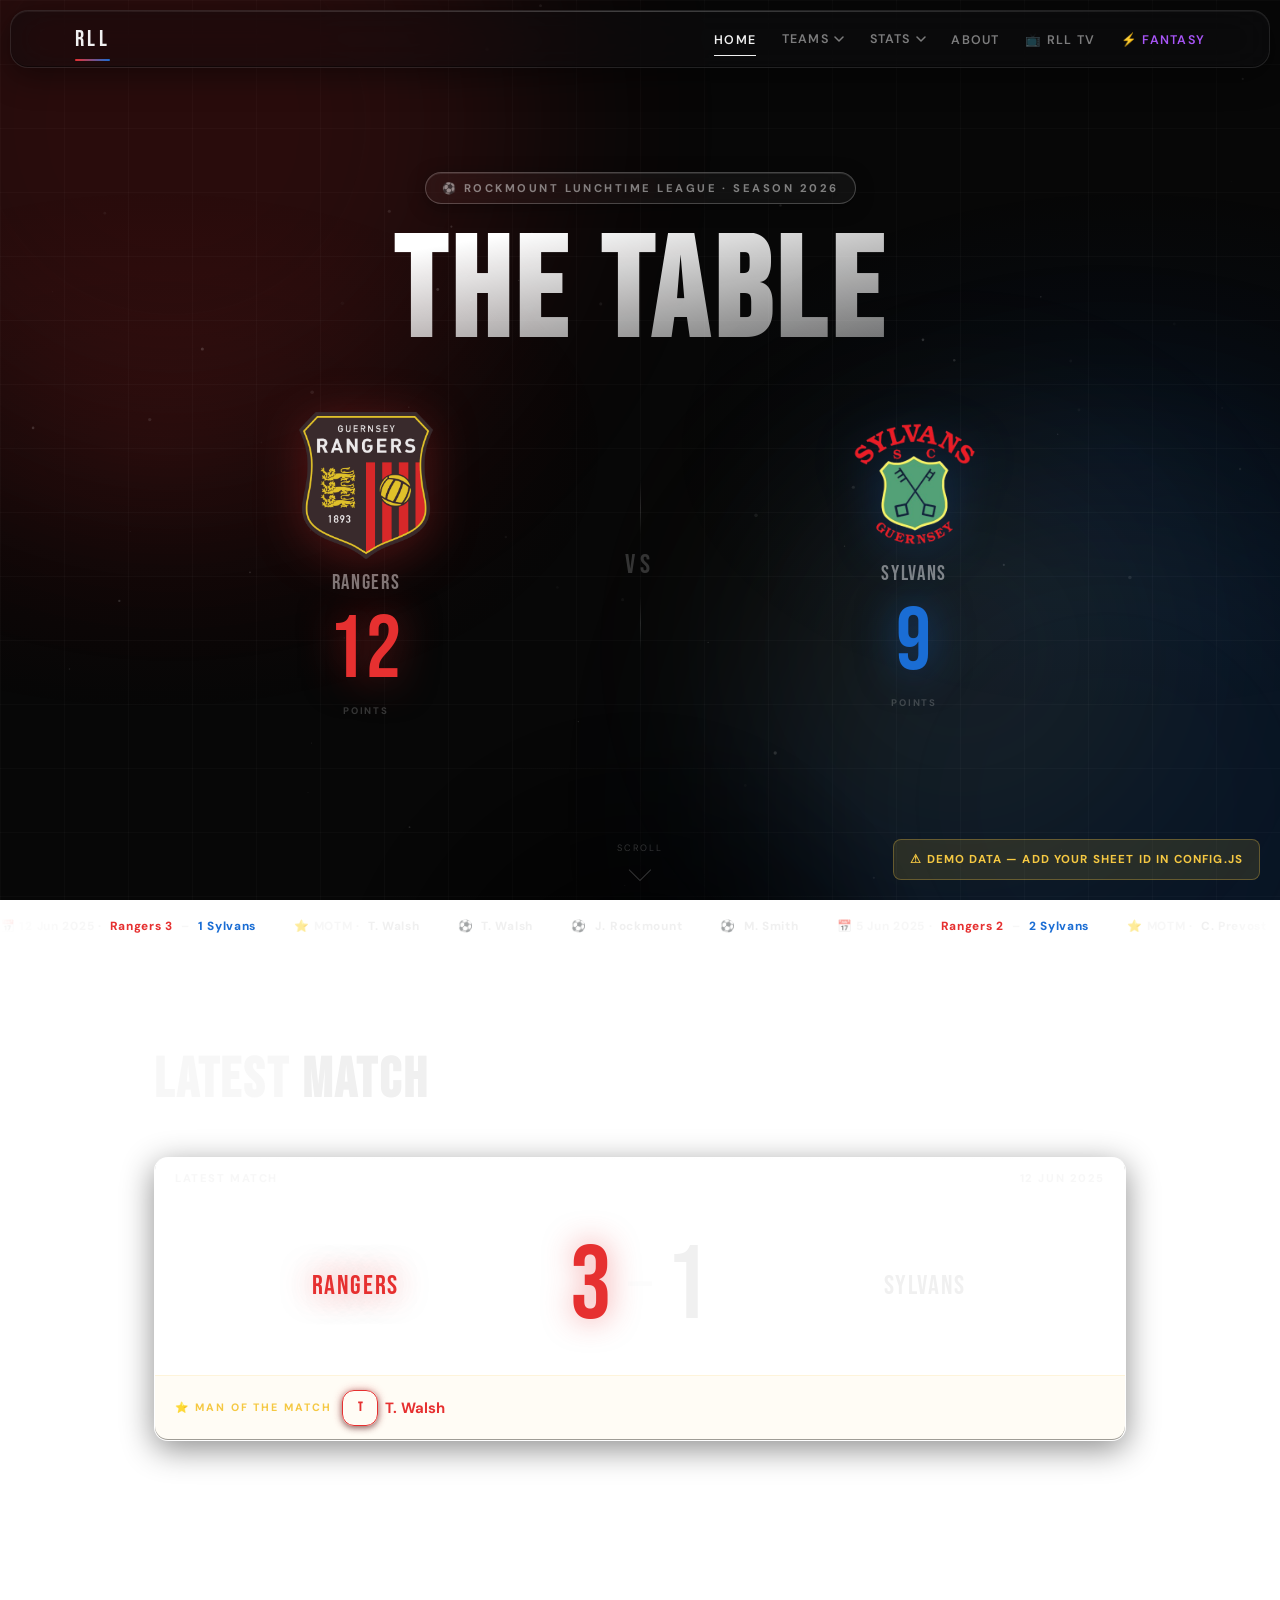
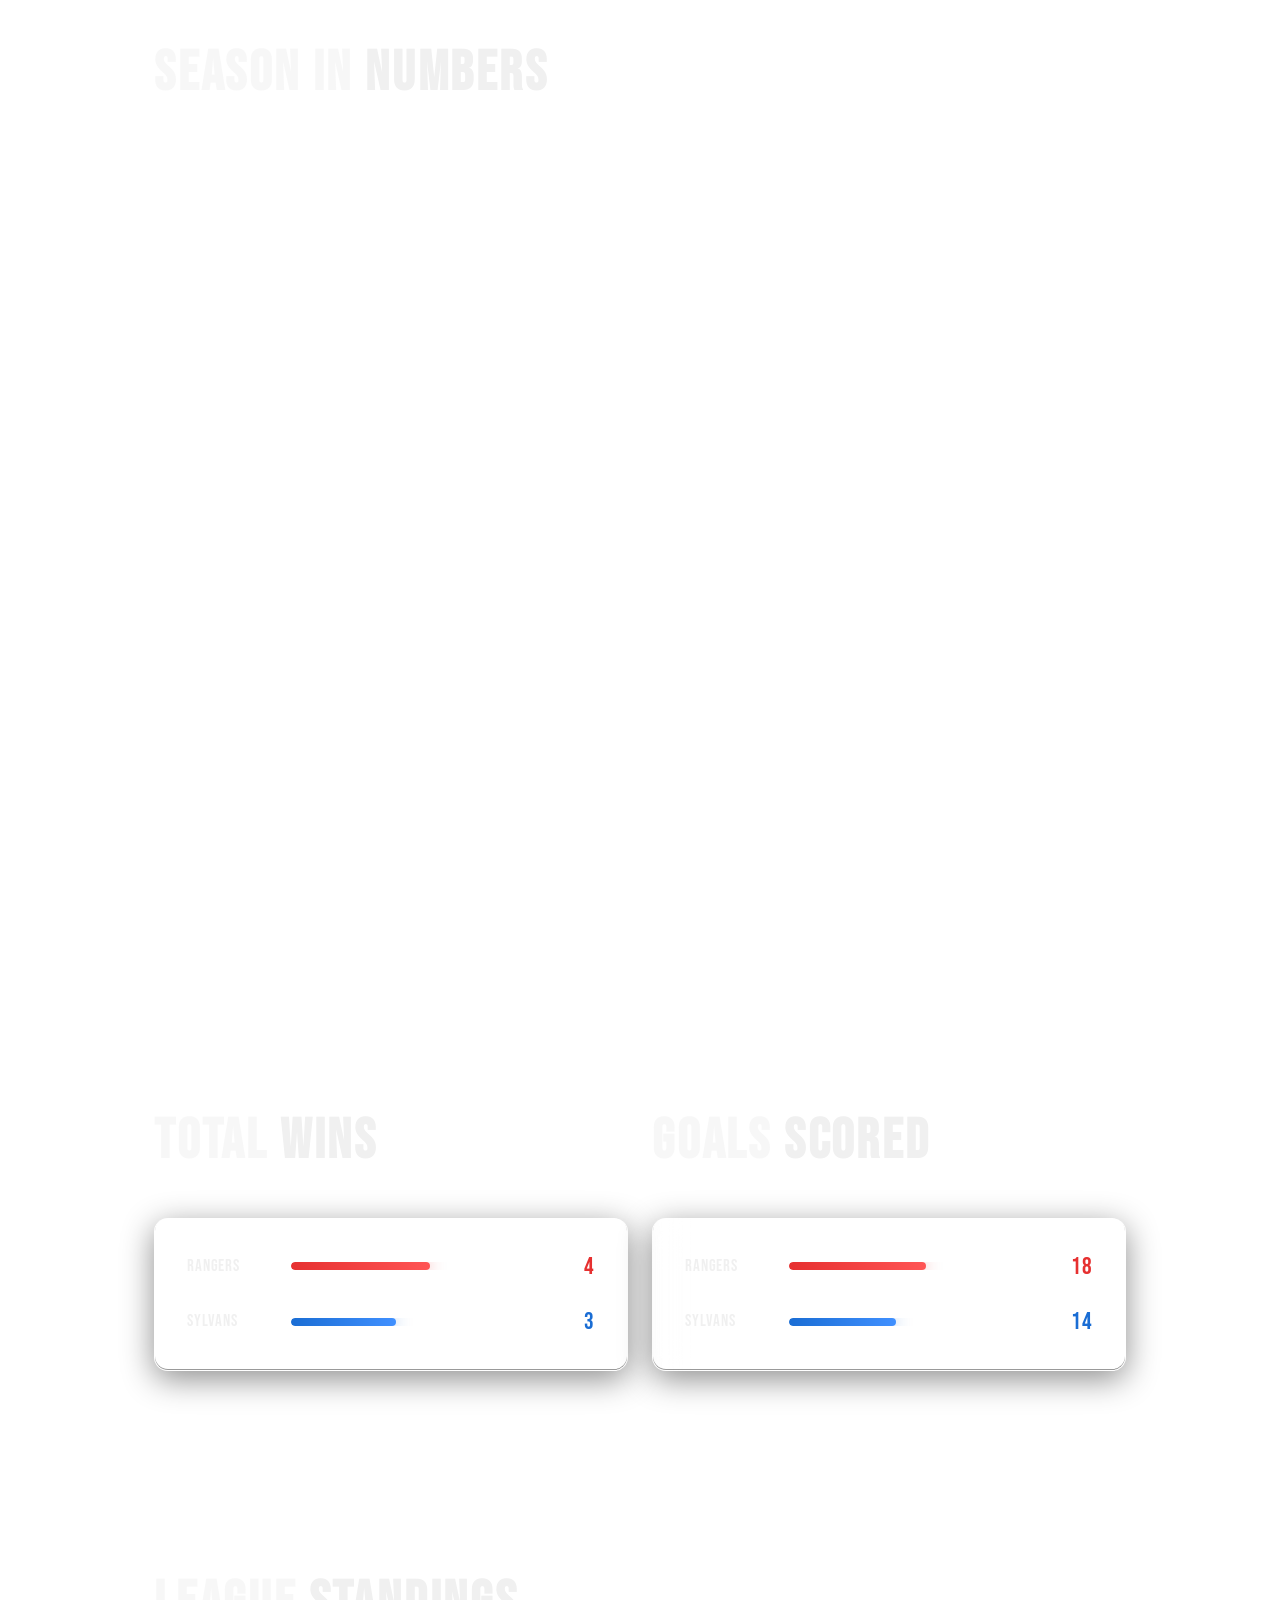
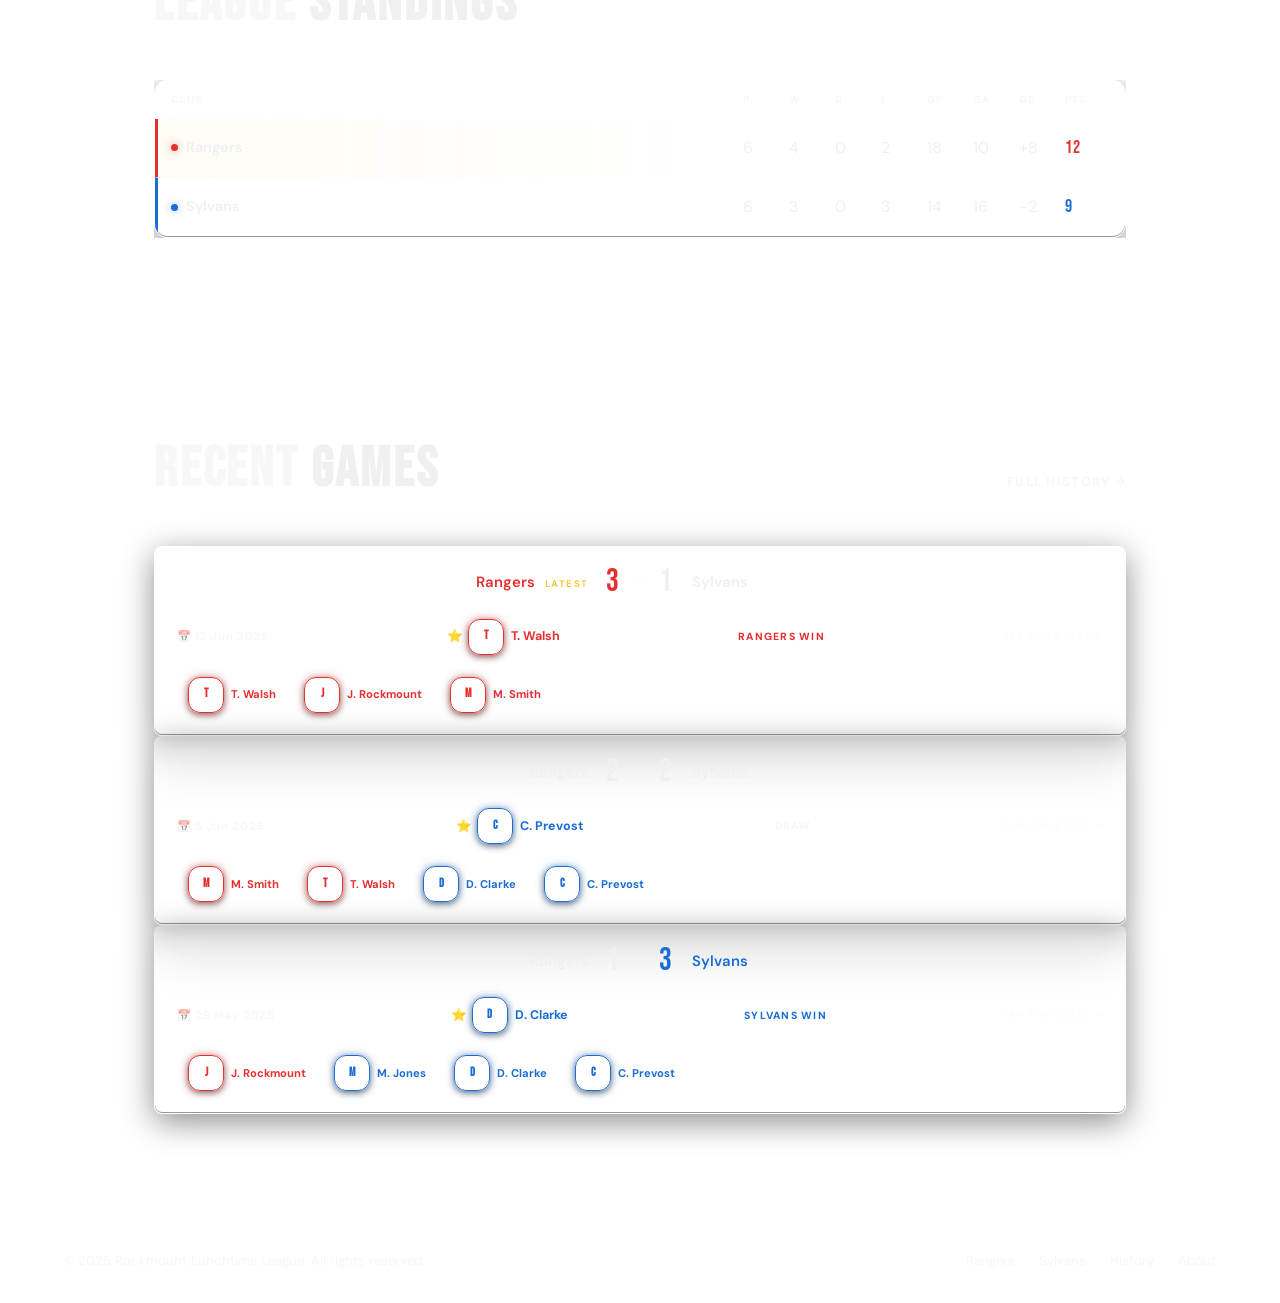
<file: index.html>
<!DOCTYPE html>
<html lang="en">
<head>
  
  <link rel="apple-touch-icon" href="favicon.png">
  <link rel="icon" type="image/png" href="favicon.png">
  
  <meta charset="UTF-8" />
  <meta name="viewport" content="width=device-width, initial-scale=1.0" />
  <title>Rockmount Lunchtime League</title>
  <meta name="description" content="The official home of the Rockmount Lunchtime League — Rangers vs Sylvans." />
  <link rel="stylesheet" href="css/style.css" />
  <link rel="stylesheet" href="css/v2.css"/>
  <style>
    /* ---- Hero Points section ---- */
    .hero__points-area {
      width: 100%;
      display: flex;
      flex-direction: column;
      align-items: center;
      gap: clamp(14px, 2.5vw, 22px);
    }

    /* ---- Glassmorphism stats row ---- */
    .stats-strip {
      display: flex;
      gap: 14px;
      flex-wrap: wrap;
      justify-content: center;
      width: 100%;
    }
    .stats-strip__item {
      background: rgba(255,255,255,0.04);
      border: 1px solid rgba(255,255,255,0.09);
      backdrop-filter: blur(12px);
      border-radius: 10px;
      padding: 18px 28px;
      text-align: center;
      flex: 1; min-width: 150px; max-width: 200px;
    }
    .stats-strip__val {
      font-family: var(--font-d);
      font-size: clamp(2rem, 4vw, 2.8rem);
      letter-spacing: 0.05em; line-height: 1;
    }
    .stats-strip__lbl {
      font-size: 0.65rem; font-weight: 700;
      letter-spacing: 0.2em; text-transform: uppercase;
      color: var(--text-muted); margin-top: 5px;
    }

    /* ---- Section layouts ---- */
    .two-col {
      display: grid;
      grid-template-columns: 1fr 1fr;
      gap: 24px;
    }
    @media(max-width:680px) {
      .two-col { grid-template-columns: 1fr; }
      .stats-strip__item { min-width: 130px; }
    }

    /* ---- League badge ---- */
    .league-table-wrap {
      overflow-x: auto;
    }

    /* ---- Demo notice ---- */
    #demo-badge {
      display: none;
      position: fixed;
      bottom: 20px; right: 20px;
      background: rgba(245,200,66,0.12);
      border: 1px solid rgba(245,200,66,0.3);
      border-radius: 8px;
      padding: 10px 16px;
      font-size: 0.72rem; font-weight: 700;
      letter-spacing: 0.1em; text-transform: uppercase;
      color: var(--gold);
      align-items: center; gap: 8px;
      z-index: 200;
    }
  </style>
</head>
<body>

<!-- Page transition overlay -->
<div class="page-transition"></div>
<nav class="nav" id="main-nav">
  <a class="nav__logo" href="index.html" data-transition>RLL</a>
  <ul class="nav__links" id="nav-links">
    <li class="nav__item"><a class="nav__link" href="index.html" data-transition>Home</a></li>
    <li class="nav__item" id="dd-teams">
      <button class="nav__item-btn" data-dropdown="teams">Teams<svg viewBox="0 0 10 6" fill="none"><path d="M1 1l4 4 4-4" stroke="currentColor" stroke-width="1.5" stroke-linecap="round" stroke-linejoin="round"/></svg></button>
      <ul class="nav__dropdown">
        <li class="nav__dropdown-item"><a class="nav__dropdown-link" href="sylvans.html" data-transition><span class="nav__dropdown-link__icon">🔴</span> Rangers</a></li>
        <li class="nav__dropdown-item"><a class="nav__dropdown-link" href="cpfc.html" data-transition><span class="nav__dropdown-link__icon">🔵</span> Sylvans</a></li>
      </ul>
    </li>
    <li class="nav__item" id="dd-stats">
      <button class="nav__item-btn" data-dropdown="stats">Stats<svg viewBox="0 0 10 6" fill="none"><path d="M1 1l4 4 4-4" stroke="currentColor" stroke-width="1.5" stroke-linecap="round" stroke-linejoin="round"/></svg></button>
      <ul class="nav__dropdown">
        <li class="nav__dropdown-item"><a class="nav__dropdown-link" href="players.html" data-transition><span class="nav__dropdown-link__icon">👤</span> Players</a></li>
        <li class="nav__dropdown-item"><a class="nav__dropdown-link" href="history.html" data-transition><span class="nav__dropdown-link__icon">📋</span> History</a></li>
      </ul>
    </li>
    <li class="nav__item"><a class="nav__link" href="announcements.html" data-transition>About</a></li>
    <li class="nav__item"><a class="nav__link" href="tv.html" data-transition>📺 RLL TV</a></li>
    <li class="nav__item nav__item--fantasy"><a class="nav__link" href="fantasy.html" data-transition style="color:#a855f7">&#x26A1; Fantasy</a></li>
  </ul>
  <button class="nav__toggle" aria-label="Toggle menu" id="nav-toggle"><span></span><span></span><span></span></button>
</nav>

<!-- Announcement banner — shown only when sheet cell has text -->
<div class="announcement-bar" id="announcement-bar" aria-live="polite" hidden>
  <span class="announcement-bar__icon">📣</span>
  <span class="announcement-bar__text" id="announcement-text"></span>
  <button class="announcement-bar__close" id="announcement-close" aria-label="Dismiss">✕</button>
</div>

<!-- Demo badge -->
<div id="demo-badge">⚠ Demo Data — Add your Sheet ID in config.js</div>

<!-- ── NAV ──────────────────────────────────────── -->


<!-- ── HERO ─────────────────────────────────────── -->
<section class="hero" id="hero">
  <div class="hero__bg"></div>
  <canvas id="hero-canvas" style="position:absolute;inset:0;width:100%;height:100%;z-index:0;opacity:0.4;pointer-events:none"></canvas>

  <div class="hero__content">
    <!-- Eyebrow -->
    <div class="hero__eyebrow">⚽ Rockmount Lunchtime League · Season 2026</div>

    <!-- Title -->
    <h1 class="hero__title">THE TABLE</h1>

    <!-- ── MAIN TEAM POINTS DISPLAY ── -->
    <div class="hero__teams" id="hero-teams">
      <!-- Rangers -->
      <a class="hero__team hero__team--sylvans" href="sylvans.html" data-transition>
        <img
          class="team-logo team-logo--sylvans"
          src="assets/Rangers.png"
          onerror="this.replaceWith(buildFallbackLogo('S','var(--sylvans)'))"
          alt="Rangers"
        />
        <span class="hero__team-name">Rangers</span>
        <div class="hero__team-pts" id="hero-syl-pts">
          <span class="loading" style="padding:0;gap:6px;border:none;font-family:var(--font-d);font-size:inherit;color:inherit">...</span>
        </div>
        <div class="hero__pts-label">Points</div>
      </a>

      <!-- VS -->
      <div class="hero__vs">
        <div class="hero__vs-line"></div>
        <span>VS</span>
        <div class="hero__vs-line"></div>
      </div>

      <!-- Sylvans -->
      <a class="hero__team hero__team--cpfc" href="cpfc.html" data-transition>
        <img
          class="team-logo team-logo--cpfc"
          src="assets/sylvans-logo.png"
          onerror="this.replaceWith(buildFallbackLogo('C','var(--cpfc)'))"
          alt="Sylvans"
        />
        <span class="hero__team-name">Sylvans</span>
        <div class="hero__team-pts" id="hero-cpfc-pts">
          <span class="loading" style="padding:0;gap:6px;border:none;font-family:var(--font-d);font-size:inherit;color:inherit">...</span>
        </div>
        <div class="hero__pts-label">Points</div>
      </a>
    </div>

  </div><!-- /hero__content -->

  <div class="hero__scroll">
    <span>Scroll</span>
    <div class="hero__scroll-arrow"></div>
  </div>
</section>

<!-- ── LIVE TICKER ───────────────────────────────── -->
<div class="ticker" id="rll-ticker" aria-hidden="true" style="display:none">
  <div class="ticker__track" id="ticker-track"></div>
</div>

<!-- ── LATEST MATCH ──────────────────────────────── -->
<section class="section" id="latest-match-section">
  <div class="container">
    <h2 class="section-title reveal"><span>Latest</span> Match</h2>
    <div id="latest-match-wrap" class="reveal">
      <div class="loading">Loading match data</div>
    </div>
  </div>
</section>

<!-- ── SEASON IN NUMBERS — animated stat scroll ──── -->
<section class="section scrolly" id="season-numbers">
  <div class="container">
    <h2 class="section-title reveal"><span>Season in</span> Numbers</h2>
    <div class="scrolly__grid" id="scrolly-grid">
      <div class="loading">Crunching the numbers</div>
    </div>
  </div>
</section>

<!-- ── WINS & GOALS ──────────────────────────────── -->
<section class="section">
  <div class="container">
    <div class="two-col">
      <!-- Total Wins -->
      <div>
        <h2 class="section-title reveal"><span>Total</span> Wins</h2>
        <div id="wins-wrap" class="reveal">
          <div class="loading">Loading</div>
        </div>
      </div>
      <!-- Total Goals -->
      <div>
        <h2 class="section-title reveal"><span>Goals</span> Scored</h2>
        <div id="goals-wrap" class="reveal">
          <div class="loading">Loading</div>
        </div>
      </div>
    </div>
  </div>
</section>

<!-- ── FULL STANDINGS TABLE ──────────────────────── -->
<section class="section">
  <div class="container">
    <h2 class="section-title reveal"><span>League</span> Standings</h2>
    <div class="league-table-wrap reveal">
      <div id="standings-wrap">
        <div class="loading">Loading standings</div>
      </div>
    </div>
  </div>
</section>

<!-- ── QUICK HISTORY ─────────────────────────────── -->
<section class="section">
  <div class="container">
    <div style="display:flex;align-items:baseline;justify-content:space-between;flex-wrap:wrap;gap:12px;margin-bottom:clamp(24px,4vw,48px)">
      <h2 class="section-title" style="margin-bottom:0"><span>Recent</span> Games</h2>
      <a href="history.html" data-transition style="font-size:0.8rem;font-weight:700;letter-spacing:0.1em;text-transform:uppercase;color:var(--text-muted);transition:color 0.3s;border-bottom:1px solid var(--border)">
        Full History →
      </a>
    </div>
    <div id="quick-history-wrap">
      <div class="loading">Loading history</div>
    </div>
  </div>
</section>

<!-- ── FOOTER ────────────────────────────────────── -->
<footer class="footer">
  <p>© 2025 Rockmount Lunchtime League. All rights reserved.</p>
  <nav class="footer__links">
    <a href="sylvans.html" data-transition>Rangers</a>
    <a href="cpfc.html"    data-transition>Sylvans</a>
    <a href="history.html" data-transition>History</a>
    <a href="announcements.html"   data-transition>About</a>
  </nav>
</footer>

<!-- ── SCRIPTS ───────────────────────────────────── -->
<script src="js/config.js"></script>
<script src="js/data.js"></script>
<script src="js/main.js"></script>
<script>
  /* Fallback logo builder — SVG circle with initial */
  function buildFallbackLogo(letter, color) {
    const ns = "http://www.w3.org/2000/svg";
    const svg = document.createElementNS(ns, "svg");
    svg.setAttribute("viewBox","0 0 120 120");
    svg.setAttribute("width","100%"); svg.setAttribute("height","100%");
    svg.style.cssText = "display:block;max-width:100%";
    svg.innerHTML = `
      <circle cx="60" cy="60" r="58" fill="none" stroke="${color}" stroke-width="3" opacity="0.4"/>
      <circle cx="60" cy="60" r="48" fill="${color}" opacity="0.08"/>
      <text x="60" y="76" text-anchor="middle" font-family="Bebas Neue,Impact,sans-serif"
            font-size="54" fill="${color}">${letter}</text>`;
    return svg;
  }

  /* ── Page-specific init ── */
  document.addEventListener("DOMContentLoaded", async () => {
    initParticles("hero-canvas");

    const data = await RLLData.load();
    if (data.fromDemo) showDemoBadge();

    /* Announcement banner */
    if (data.announcement) {
      const bar   = document.getElementById("announcement-bar");
      const text  = document.getElementById("announcement-text");
      const close = document.getElementById("announcement-close");
      text.textContent = data.announcement;
      bar.hidden = false;
      // Slight delay so the entry animation is visible
      requestAnimationFrame(() => setTimeout(() => bar.classList.add("visible"), 60));
      close.addEventListener("click", () => {
        bar.classList.add("hiding");
        bar.addEventListener("transitionend", () => { bar.hidden = true; }, { once: true });
      });
    }

    /* Hero points — animate in with counter */
    const sylEl  = document.getElementById("hero-syl-pts");
    const cpfcEl = document.getElementById("hero-cpfc-pts");

    sylEl.innerHTML  = `<span data-count="${data.sylvansPoints}" data-duration="1400">0</span>`;
    cpfcEl.innerHTML = `<span data-count="${data.cpfcPoints}"    data-duration="1400">0</span>`;

    Counter.initAll();

    /* Score-flip the hero numbers after short delay */
    setTimeout(() => {
      const sylSpan  = sylEl.querySelector("span");
      const cpfcSpan = cpfcEl.querySelector("span");
      if (sylSpan)  animateScoreFlip(sylSpan,  data.sylvansPoints);
      if (cpfcSpan) animateScoreFlip(cpfcSpan, data.cpfcPoints);
    }, 300);

    /* Latest match card */
    document.getElementById("latest-match-wrap").innerHTML = buildMatchCard(data.latestMatch);

    /* Wins comparison bar */
    document.getElementById("wins-wrap").innerHTML =
      buildComparisonBar(data,
        "Rangers", data.sylvansWins,
        "Sylvans",   data.cpfcWins
      );

    /* Goals comparison bar */
    document.getElementById("goals-wrap").innerHTML =
      buildComparisonBar(data,
        "Rangers", data.sylvansGoalsFor,
        "Sylvans",   data.cpfcGoalsFor
      );

    /* Full standings table */
    const sylLead = data.sylvansPoints >= data.cpfcPoints;
    document.getElementById("standings-wrap").innerHTML = `
      <div class="standings-table">
        <div class="standings-table__header">
          <span>Club</span>
          <span>P</span><span>W</span><span>D</span><span>L</span>
          <span>GF</span><span>GA</span><span>GD</span><span>Pts</span>
        </div>
        ${buildStandingsRow(
          sylLead ? 1 : 2,
          "Rangers", data.sylvansPlayed, data.sylvansWins, data.sylvansDraws,
          data.sylvansLosses, data.sylvansGoalsFor, data.sylvansGoalsAgainst, data.sylvansPoints,
          "sylvans"
        )}
        ${buildStandingsRow(
          sylLead ? 2 : 1,
          "Sylvans", data.cpfcPlayed, data.cpfcWins, data.cpfcDraws,
          data.cpfcLosses, data.cpfcGoalsFor, data.cpfcGoalsAgainst, data.cpfcPoints,
          "cpfc"
        )}
      </div>
    `;

    /* Quick history — last 3 games */
    document.getElementById("quick-history-wrap").innerHTML =
      buildHistoryRows(data.history.slice(0, 3));

    /* ── SEASON IN NUMBERS — animated stat scrolly ── */
    renderSeasonNumbers(data);

    /* ── LIVE TICKER ── */
    renderTicker(data);

    /* Re-init reveals for injected content */
    document.querySelectorAll(".reveal").forEach(el => {
      if (!el.classList.contains("visible")) Reveal.observe(el);
    });
    Bars.init();
    Counter.initAll();
  });

  /* ── SEASON IN NUMBERS — each stat gets its own animated card ── */
  function renderSeasonNumbers(data) {
    const grid = document.getElementById("scrolly-grid");
    if (!grid) return;

    const games      = data.history.length;
    const totalGoals = data.history.reduce((a,m) => a + m.sylvans + m.cpfc, 0);
    const avgGoals   = games ? (totalGoals / games).toFixed(1) : "0";
    const topScorer  = RLLData.topScorers(data.players, 1)[0];
    const topMotm    = RLLData.topMOTM(data.players, 1)[0];
    const bestPerf   = RLLData.bestPerformanceOfSeason(data.history);
    const biggest    = [...data.history].sort((a,b) =>
      Math.abs(b.sylvans-b.cpfc) - Math.abs(a.sylvans-a.cpfc))[0];
    const sGoals = data.sylvansGoalsFor, cGoals = data.cpfcGoalsFor;
    const gTot = sGoals + cGoals;
    const sPct = gTot ? Math.round((sGoals/gTot)*100) : 50;

    grid.innerHTML = `
      <div class="scrolly-card scrolly-card--gold">
        <div class="scrolly-ball">⚽</div>
        <div class="scrolly-card__icon">🥅</div>
        <div class="scrolly-card__val" data-count="${totalGoals}">0</div>
        <div class="scrolly-card__lbl">Goals This Season</div>
        <div class="scrolly-card__sub">${avgGoals} per game across ${games} match${games!==1?"es":""}</div>
      </div>

      ${topScorer ? `
      <div class="scrolly-card scrolly-card--${topScorer.team===RLL_CONFIG.TEAMS.SYLVANS.key?"syl":topScorer.team===RLL_CONFIG.TEAMS.Sylvans.key?"cpfc":"gold"}">
        <div class="scrolly-card__icon">👑</div>
        <div class="scrolly-card__val" data-count="${topScorer.goals}">0</div>
        <div class="scrolly-card__lbl">Golden Boot</div>
        <div class="scrolly-card__sub">${linkPlayerName(topScorer.name)} leads the scoring charts</div>
      </div>` : ""}

      ${topMotm ? `
      <div class="scrolly-card scrolly-card--gold">
        <div class="scrolly-card__icon">⭐</div>
        <div class="scrolly-card__val" data-count="${topMotm.motmAwards}" data-suffix="×">0</div>
        <div class="scrolly-card__lbl">Most MOTM Awards</div>
        <div class="scrolly-card__sub">${linkPlayerName(topMotm.name)} keeps stealing the show</div>
      </div>` : ""}

      ${bestPerf ? `
      <div class="scrolly-card scrolly-card--gold">
        <div class="scrolly-card__icon">🔥</div>
        <div class="scrolly-card__val" data-count="${bestPerf.rating}">0</div>
        <div class="scrolly-card__lbl">Best Single Performance</div>
        <div class="scrolly-card__sub">${linkPlayerName(bestPerf.name)} on ${bestPerf.match.date} — ${bestPerf.goals?`⚽${bestPerf.goals} `:""}${bestPerf.assists?`🎯${bestPerf.assists} `:""}${bestPerf.motm?"⭐MOTM":""}</div>
      </div>` : ""}

      ${biggest ? `
      <div class="scrolly-card scrolly-card--${biggest.sylvans>biggest.cpfc?"syl":"cpfc"}">
        <div class="scrolly-card__icon">💥</div>
        <div class="scrolly-card__val">${biggest.sylvans}–${biggest.cpfc}</div>
        <div class="scrolly-card__lbl">Biggest Win</div>
        <div class="scrolly-card__sub">${biggest.date}</div>
      </div>` : ""}

      <div class="scrolly-card scrolly-card--wide">
        <div class="scrolly-card__icon">⚔️</div>
        <div class="scrolly-card__lbl" style="margin-top:0">The Goal Battle</div>
        <div class="scrolly-vs">
          <span class="scrolly-vs__n" style="color:var(--sylvans)" data-count="${sGoals}">0</span>
          <div class="scrolly-vs__bar">
            <div class="scrolly-vs__s" data-w="${sPct}"></div>
            <div class="scrolly-vs__c" data-w="${100-sPct}"></div>
          </div>
          <span class="scrolly-vs__n" style="color:var(--cpfc);text-align:right" data-count="${cGoals}">0</span>
        </div>
        <div class="scrolly-card__sub" style="display:flex;justify-content:space-between;margin-top:8px">
          <span style="color:var(--sylvans);font-weight:700">${RLL_CONFIG.TEAMS.SYLVANS.shortName}</span>
          <span style="color:var(--cpfc);font-weight:700">${RLL_CONFIG.TEAMS.Sylvans.shortName}</span>
        </div>
      </div>
    `;

    /* Stagger-animate the cards + fire counters/bars as they enter */
    const cards = grid.querySelectorAll(".scrolly-card");
    const obs = new IntersectionObserver((entries) => {
      entries.forEach(entry => {
        if (!entry.isIntersecting) return;
        const card = entry.target;
        const siblings = [...cards].filter(c => !c.classList.contains("on"));
        const delay = Math.max(siblings.indexOf(card), 0) * 90;
        setTimeout(() => {
          card.classList.add("on");
          card.querySelectorAll("[data-count]").forEach(el =>
            Counter.animateTo(el, parseInt(el.dataset.count,10), 1300, el.dataset.suffix||""));
          card.querySelectorAll("[data-w]").forEach(el => el.style.width = el.dataset.w + "%");
        }, delay);
        obs.unobserve(card);
      });
    }, { threshold: 0.25 });
    cards.forEach(c => obs.observe(c));
    PlayerPopup.attachAll(grid);
  }

  /* ── LIVE TICKER — recent results + scorers marquee ── */
  function renderTicker(data) {
    const wrap  = document.getElementById("rll-ticker");
    const track = document.getElementById("ticker-track");
    if (!wrap || !track || !data.history.length) return;

    const items = [];
    data.history.slice(0, 6).forEach(m => {
      items.push(`<span class="ticker__item">📅 ${m.date} · <b style="color:var(--sylvans)">Rangers ${m.sylvans}</b>–<b style="color:var(--cpfc)">${m.cpfc} Sylvans</b></span>`);
      if (m.motm && m.motm !== "—") items.push(`<span class="ticker__item">⭐ MOTM · <b>${m.motm}</b></span>`);
      const counts = {};
      (m.scorers||[]).forEach(n => counts[n]=(counts[n]||0)+1);
      Object.entries(counts).slice(0,3).forEach(([n,c]) =>
        items.push(`<span class="ticker__item">⚽ <b>${n}</b>${c>1?` ×${c}`:""}</span>`));
    });
    if (!items.length) return;
    // duplicate for seamless loop
    track.innerHTML = items.join("") + items.join("");
    wrap.style.display = "";
  }

  function buildStandingsRow(pos, name, p, w, d, l, gf, ga, pts, team) {
    const gd = gf - ga;
    return `
      <div class="standings-row standings-row--${pos === 1 ? "1st" : "2nd"}">
        <div class="standings-team">
          <div class="standings-dot"></div>
          <span>${name}</span>
        </div>
        <span>${p}</span>
        <span>${w}</span>
        <span>${d}</span>
        <span>${l}</span>
        <span>${gf}</span>
        <span>${ga}</span>
        <span>${gd > 0 ? "+" : ""}${gd}</span>
        <span class="standings-pts">${pts}</span>
      </div>
    `;
  }
</script>
</body>
</html>
</file>
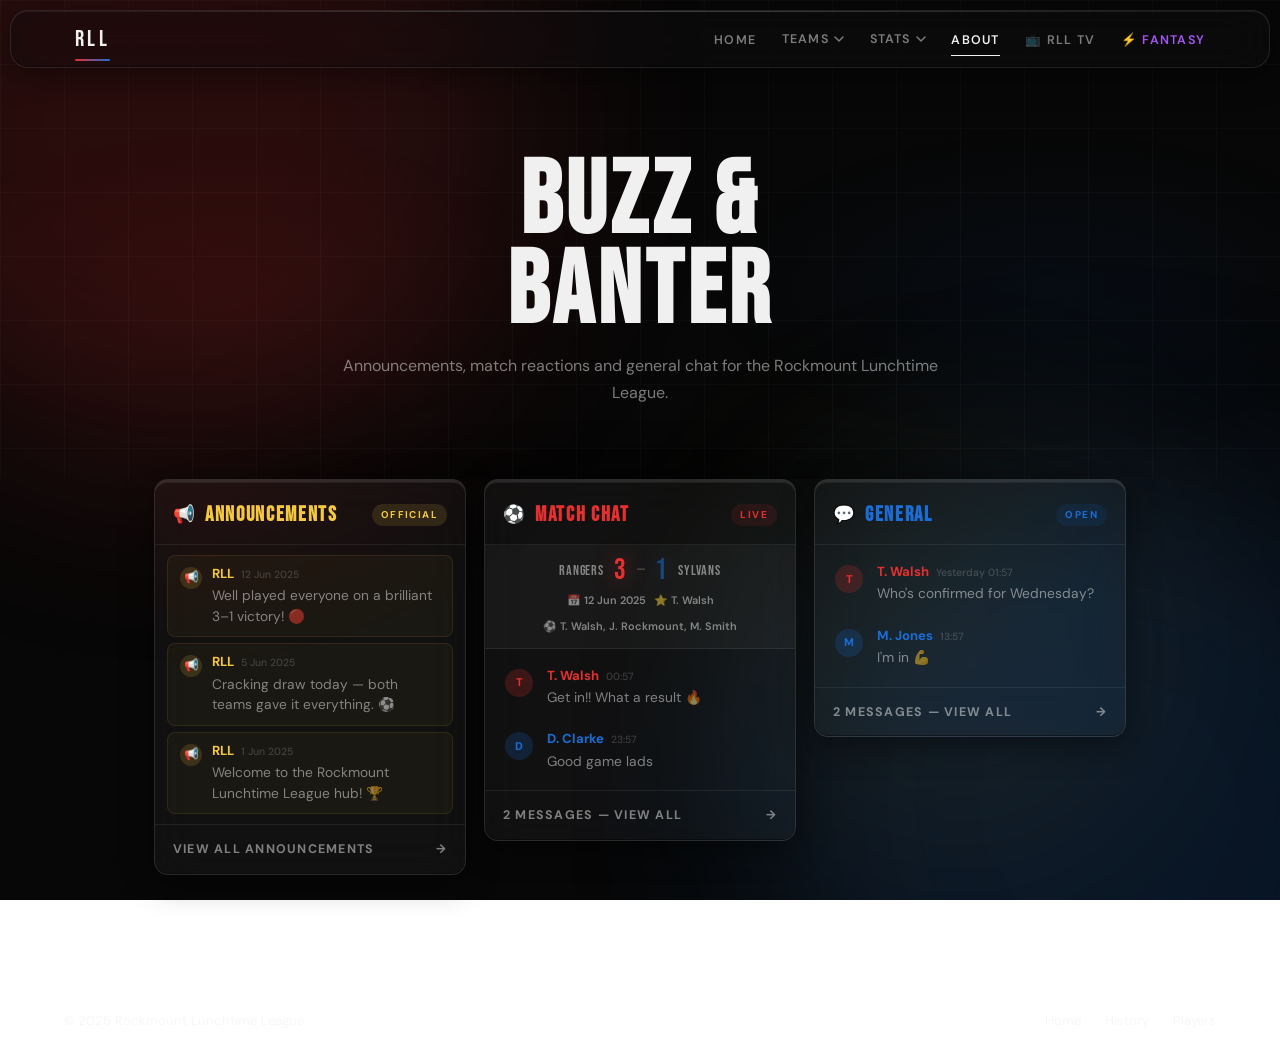
<file: announcements.html>
<!DOCTYPE html>
<html lang="en">
<head>
  <meta charset="UTF-8"/>
  <meta name="viewport" content="width=device-width, initial-scale=1.0"/>
  <title>Chat — Rockmount Lunchtime League</title>
  <link rel="stylesheet" href="css/style.css"/>
  <link rel="stylesheet" href="css/v2.css"/>
  <style>
    .chat-hero{padding:calc(var(--nav-h) + clamp(60px,9vw,100px)) var(--pad-x) clamp(40px,6vw,72px);text-align:center;position:relative;overflow:hidden;}
    .chat-hero::before{content:'';position:absolute;inset:0;background-image:linear-gradient(rgba(255,255,255,.022) 1px,transparent 1px),linear-gradient(90deg,rgba(255,255,255,.022) 1px,transparent 1px);background-size:64px 64px;}
    .chat-hero::after{content:'';position:absolute;inset:0;background:radial-gradient(ellipse 45% 55% at 18% 60%,rgba(230,48,48,.06) 0%,transparent 60%),radial-gradient(ellipse 45% 55% at 82% 60%,rgba(26,109,212,.06) 0%,transparent 60%),radial-gradient(ellipse 80% 50% at 50% 120%,rgba(0,0,0,.9) 0%,transparent 65%);}
    .chat-hero__inner{position:relative;z-index:1;max-width:640px;margin:0 auto;}
    .chat-hero__title{font-family:var(--font-d);font-size:clamp(2.6rem,8vw,6.5rem);line-height:.88;letter-spacing:.04em;margin-bottom:14px;}
    .chat-hero__sub{font-size:clamp(.88rem,2.2vw,1rem);color:var(--text-muted);line-height:1.7;}

    .chat-panels{display:grid;grid-template-columns:repeat(3,1fr);gap:18px;align-items:start;}
    @media(max-width:860px){.chat-panels{grid-template-columns:1fr;gap:14px;}}

    .chat-panel{background:var(--bg-card);border:1px solid var(--border);border-radius:var(--radius-lg);display:flex;flex-direction:column;overflow:hidden;}
    .chat-panel--announcements{border-top:3px solid var(--gold);}
    .chat-panel--match{border-top:3px solid var(--sylvans);}
    .chat-panel--general{border-top:3px solid var(--cpfc);}

    .chat-panel__hd{padding:16px 18px 12px;border-bottom:1px solid var(--border);display:flex;align-items:center;gap:10px;}
    .chat-panel__icon{font-size:1.1rem;flex-shrink:0;}
    .chat-panel__title{font-family:var(--font-d);font-size:1.3rem;letter-spacing:.08em;flex:1;}
    .chat-panel--announcements .chat-panel__title{color:var(--gold);}
    .chat-panel--match .chat-panel__title{color:var(--sylvans);}
    .chat-panel--general .chat-panel__title{color:var(--cpfc);}
    .chat-panel__badge{font-size:.62rem;font-weight:700;letter-spacing:.14em;text-transform:uppercase;padding:3px 9px;border-radius:100px;}
    .chat-panel--announcements .chat-panel__badge{background:rgba(245,200,66,.12);color:var(--gold);}
    .chat-panel--match .chat-panel__badge{background:rgba(230,48,48,.1);color:var(--sylvans);}
    .chat-panel--general .chat-panel__badge{background:rgba(26,109,212,.1);color:var(--cpfc);}

    .match-pin{padding:12px 18px;background:rgba(255,255,255,.03);border-bottom:1px solid var(--border);}
    .match-pin__score{display:flex;align-items:center;justify-content:center;gap:10px;margin-bottom:6px;}
    .match-pin__team{font-family:var(--font-d);font-size:.85rem;letter-spacing:.06em;color:var(--text-muted);}
    .match-pin__num{font-family:var(--font-d);font-size:1.8rem;line-height:1;letter-spacing:.04em;}
    .match-pin__sep{font-family:var(--font-d);font-size:1rem;color:var(--text-dim);}
    .match-pin__syl{color:var(--sylvans);text-shadow:0 0 20px var(--sylvans-glow);}
    .match-pin__cpfc{color:var(--cpfc);text-shadow:0 0 20px var(--cpfc-glow);}
    .match-pin__meta{display:flex;flex-wrap:wrap;gap:8px;justify-content:center;align-items:center;}
    .match-pin__chip{font-size:.68rem;font-weight:600;color:var(--text-muted);display:flex;align-items:center;gap:4px;}

    .chat-panel__messages{padding:10px 12px;display:flex;flex-direction:column;gap:6px;min-height:140px;}
    .chat-panel__open-btn{margin:0;padding:14px 18px;border-top:1px solid var(--border);display:flex;align-items:center;justify-content:space-between;font-size:.78rem;font-weight:700;letter-spacing:.1em;text-transform:uppercase;color:var(--text-muted);cursor:pointer;background:none;transition:background var(--t),color var(--t);-webkit-tap-highlight-color:transparent;width:100%;}
    .chat-panel__open-btn:hover{background:rgba(255,255,255,.03);}
    .chat-panel--announcements .chat-panel__open-btn:hover{color:var(--gold);}
    .chat-panel--match .chat-panel__open-btn:hover{color:var(--sylvans);}
    .chat-panel--general .chat-panel__open-btn:hover{color:var(--cpfc);}

    /* Messages */
    .chat-msg{display:grid;grid-template-columns:32px 1fr;gap:0 10px;padding:9px 8px;border-radius:8px;transition:background var(--t);animation:msgIn .35s var(--ease-bounce) both;}
    .chat-msg:hover{background:rgba(255,255,255,.03);}
    .chat-msg--announcement{grid-template-columns:auto 1fr;background:rgba(245,200,66,.04);border:1px solid rgba(245,200,66,.1);border-radius:8px;padding:10px 12px;}
    .chat-msg--announcement:hover{background:rgba(245,200,66,.07);}
    .chat-msg__avatar{width:28px;height:28px;border-radius:50%;display:flex;align-items:center;justify-content:center;font-size:.7rem;font-weight:800;flex-shrink:0;margin-top:1px;text-transform:uppercase;}
    .chat-msg--announcement .chat-msg__avatar{width:22px;height:22px;background:rgba(245,200,66,.15);color:var(--gold);font-size:.75rem;}
    .chat-msg__top{display:flex;align-items:baseline;gap:7px;margin-bottom:2px;flex-wrap:wrap;}
    .chat-msg__name{font-weight:700;font-size:.82rem;line-height:1;}
    .chat-msg__time{font-size:.65rem;color:var(--text-dim);font-weight:500;flex-shrink:0;}
    .chat-msg__text{font-size:.86rem;color:var(--text-muted);line-height:1.5;word-break:break-word;}
    .chat-msg--preview .chat-msg__text{display:-webkit-box;-webkit-line-clamp:2;-webkit-box-orient:vertical;overflow:hidden;}
    .chat-empty{text-align:center;padding:20px 12px;color:var(--text-dim);font-size:.8rem;letter-spacing:.05em;}
    .chat-loading{display:flex;align-items:center;justify-content:center;gap:8px;padding:20px;color:var(--text-dim);font-size:.75rem;letter-spacing:.1em;text-transform:uppercase;}
    .chat-loading::before{content:'';width:14px;height:14px;border:2px solid var(--border-md);border-top-color:var(--text-dim);border-radius:50%;animation:spin .75s linear infinite;flex-shrink:0;}
    .chat-setup{padding:16px;margin:8px;background:rgba(245,200,66,.05);border:1px dashed rgba(245,200,66,.25);border-radius:8px;text-align:center;}
    .chat-setup p{font-size:.78rem;color:var(--text-muted);line-height:1.6;}
    .chat-setup strong{color:var(--gold);}

    /* Modal */
    .chat-modal{position:fixed;inset:0;z-index:500;display:flex;align-items:flex-end;justify-content:center;opacity:0;pointer-events:none;transition:opacity .3s var(--ease);}
    .chat-modal.open{opacity:1;pointer-events:all;}
    .chat-modal__overlay{position:absolute;inset:0;background:rgba(0,0,0,.72);backdrop-filter:blur(4px);-webkit-backdrop-filter:blur(4px);cursor:pointer;}
    .chat-modal__sheet{position:relative;z-index:1;width:min(680px,100%);max-height:88svh;background:var(--bg-raised);border:1px solid var(--border-md);border-bottom:none;border-radius:var(--radius-lg) var(--radius-lg) 0 0;display:flex;flex-direction:column;transform:translateY(100%);transition:transform .42s cubic-bezier(.34,1.15,.64,1);overflow:hidden;}
    .chat-modal.open .chat-modal__sheet{transform:translateY(0);}
    .chat-modal__handle{width:36px;height:4px;background:var(--border-md);border-radius:100px;margin:10px auto 0;flex-shrink:0;}
    .chat-modal__hd{padding:14px 18px;border-bottom:1px solid var(--border);display:flex;align-items:center;gap:12px;flex-shrink:0;}
    .chat-modal__hd-icon{font-size:1.1rem;flex-shrink:0;}
    .chat-modal__title{font-family:var(--font-d);font-size:1.4rem;letter-spacing:.08em;flex:1;}
    .chat-modal__close{width:30px;height:30px;border-radius:50%;background:rgba(255,255,255,.07);border:1px solid var(--border);color:var(--text-muted);font-size:.72rem;display:flex;align-items:center;justify-content:center;cursor:pointer;flex-shrink:0;transition:background var(--t),color var(--t);-webkit-tap-highlight-color:transparent;}
    .chat-modal__close:hover{background:rgba(255,255,255,.14);color:var(--text);}
    .chat-modal__match-pin{padding:14px 18px;background:rgba(255,255,255,.025);border-bottom:1px solid var(--border);flex-shrink:0;}
    .chat-modal__messages{flex:1;overflow-y:auto;padding:12px 14px;display:flex;flex-direction:column;gap:4px;scroll-behavior:smooth;overscroll-behavior:contain;}
    .chat-modal__messages::-webkit-scrollbar{width:4px;}
    .chat-modal__messages::-webkit-scrollbar-track{background:transparent;}
    .chat-modal__messages::-webkit-scrollbar-thumb{background:var(--border-md);border-radius:100px;}
    .chat-compose{border-top:1px solid var(--border);padding:14px 16px;flex-shrink:0;background:var(--bg);}
    .chat-compose__row{display:flex;gap:8px;margin-bottom:8px;}
    .chat-compose__row:last-child{margin-bottom:0;}
    .chat-compose__input{flex:1;background:rgba(255,255,255,.05);border:1px solid var(--border-md);border-radius:8px;padding:10px 14px;color:var(--text);font-family:var(--font-b);font-size:.88rem;outline:none;resize:none;transition:border-color var(--t);-webkit-appearance:none;}
    .chat-compose__input::placeholder{color:var(--text-dim);}
    .chat-compose__input:focus{box-shadow:0 0 0 3px rgba(255,255,255,.04);}
    .chat-compose__name{width:140px;flex-shrink:0;}
    .chat-compose__textarea{min-height:70px;line-height:1.5;}
    .chat-compose__footer{display:flex;align-items:center;justify-content:space-between;gap:10px;flex-wrap:wrap;}
    .chat-compose__char{font-size:.68rem;color:var(--text-dim);}
    .chat-compose__error{font-size:.72rem;color:var(--red-soft);flex:1;}
    .chat-compose__btn{padding:10px 22px;border-radius:8px;font-family:var(--font-d);font-size:1rem;letter-spacing:.1em;text-transform:uppercase;cursor:pointer;border:none;transition:all var(--t) var(--ease);flex-shrink:0;-webkit-tap-highlight-color:transparent;}
    .chat-compose__btn--match{background:var(--sylvans);color:#fff;box-shadow:0 4px 20px rgba(230,48,48,.3);}
    .chat-compose__btn--match:hover{background:var(--sylvans-lt);box-shadow:0 4px 28px rgba(230,48,48,.5);}
    .chat-compose__btn--general{background:var(--cpfc);color:#fff;box-shadow:0 4px 20px rgba(26,109,212,.3);}
    .chat-compose__btn--general:hover{background:var(--cpfc-lt);box-shadow:0 4px 28px rgba(26,109,212,.5);}
    .chat-compose__btn:disabled{opacity:.5;cursor:not-allowed;}
    .chat-compose__btn.sending{color:transparent;position:relative;}
    .chat-compose__btn.sending::after{content:'';position:absolute;inset:0;width:16px;height:16px;margin:auto;border:2px solid rgba(255,255,255,.4);border-top-color:#fff;border-radius:50%;animation:spin .65s linear infinite;}
    .chat-date-divider{text-align:center;padding:10px 0;font-size:.65rem;font-weight:700;letter-spacing:.16em;text-transform:uppercase;color:var(--text-dim);position:relative;}
    .chat-date-divider::before,.chat-date-divider::after{content:'';position:absolute;top:50%;width:calc(50% - 40px);height:1px;background:var(--border);}
    .chat-date-divider::before{left:0;}
    .chat-date-divider::after{right:0;}
    .new-msg-badge{display:inline-flex;align-items:center;gap:5px;padding:4px 12px;border-radius:100px;background:rgba(46,213,115,.12);border:1px solid rgba(46,213,115,.25);font-size:.68rem;font-weight:700;letter-spacing:.1em;text-transform:uppercase;color:var(--green);margin:4px auto;align-self:center;}
    @keyframes msgIn{from{opacity:0;transform:translateY(8px)}to{opacity:1;transform:translateY(0)}}
    @media(min-width:641px){
      .chat-modal{align-items:center;}
      .chat-modal__sheet{border-radius:var(--radius-lg);border-bottom:1px solid var(--border-md);max-height:82svh;transform:translateY(40px) scale(.97);transition:transform .4s cubic-bezier(.34,1.15,.64,1);}
      .chat-modal.open .chat-modal__sheet{transform:translateY(0) scale(1);}
      .chat-modal__handle{display:none;}
    }
    @media(max-width:420px){.chat-compose__name{width:110px;}}
  </style>
</head>
<body>
<div class="page-transition"></div>
<nav class="nav" id="main-nav">
  <a class="nav__logo" href="index.html" data-transition>RLL</a>
  <ul class="nav__links" id="nav-links">
    <li class="nav__item"><a class="nav__link" href="index.html" data-transition>Home</a></li>
    <li class="nav__item" id="dd-teams">
      <button class="nav__item-btn" data-dropdown="teams">Teams<svg viewBox="0 0 10 6" fill="none"><path d="M1 1l4 4 4-4" stroke="currentColor" stroke-width="1.5" stroke-linecap="round" stroke-linejoin="round"/></svg></button>
      <ul class="nav__dropdown">
        <li class="nav__dropdown-item"><a class="nav__dropdown-link" href="sylvans.html" data-transition><span class="nav__dropdown-link__icon">🔴</span> Rangers</a></li>
        <li class="nav__dropdown-item"><a class="nav__dropdown-link" href="cpfc.html" data-transition><span class="nav__dropdown-link__icon">🔵</span> Sylvans</a></li>
      </ul>
    </li>
    <li class="nav__item" id="dd-stats">
      <button class="nav__item-btn" data-dropdown="stats">Stats<svg viewBox="0 0 10 6" fill="none"><path d="M1 1l4 4 4-4" stroke="currentColor" stroke-width="1.5" stroke-linecap="round" stroke-linejoin="round"/></svg></button>
      <ul class="nav__dropdown">
        <li class="nav__dropdown-item"><a class="nav__dropdown-link" href="players.html" data-transition><span class="nav__dropdown-link__icon">👤</span> Players</a></li>
        <li class="nav__dropdown-item"><a class="nav__dropdown-link" href="history.html" data-transition><span class="nav__dropdown-link__icon">📋</span> History</a></li>
      </ul>
    </li>
    <li class="nav__item"><a class="nav__link" href="announcements.html" data-transition>About</a></li>
    <li class="nav__item"><a class="nav__link" href="tv.html" data-transition>📺 RLL TV</a></li>
    <li class="nav__item nav__item--fantasy"><a class="nav__link" href="fantasy.html" data-transition style="color:#a855f7">&#x26A1; Fantasy</a></li>
  </ul>
  <button class="nav__toggle" aria-label="Toggle menu" id="nav-toggle"><span></span><span></span><span></span></button>
</nav>



<section class="chat-hero">
  <div class="chat-hero__inner">
    <h1 class="chat-hero__title">Buzz &amp;<br>Banter</h1>
    <p class="chat-hero__sub">Announcements, match reactions and general chat for the Rockmount Lunchtime League.</p>
  </div>
</section>

<section class="section" style="padding-top:0">
  <div class="container">
    <div class="chat-panels">
      <!-- ANNOUNCEMENTS -->
      <div class="chat-panel chat-panel--announcements reveal">
        <div class="chat-panel__hd">
          <span class="chat-panel__icon">📢</span>
          <h2 class="chat-panel__title">Announcements</h2>
          <span class="chat-panel__badge">Official</span>
        </div>
        <div class="chat-panel__messages" id="ann-preview"><div class="chat-loading">Loading</div></div>
        <button class="chat-panel__open-btn" data-open="announcements">
          <span id="ann-count">View all</span><span>→</span>
        </button>
      </div>

      <!-- MATCH CHAT -->
      <div class="chat-panel chat-panel--match reveal" style="transition-delay:60ms">
        <div class="chat-panel__hd">
          <span class="chat-panel__icon">⚽</span>
          <h2 class="chat-panel__title">Match Chat</h2>
          <span class="chat-panel__badge">Live</span>
        </div>
        <div class="match-pin" id="match-pin-panel"><div class="chat-loading" style="padding:8px">Loading</div></div>
        <div class="chat-panel__messages" id="match-preview"><div class="chat-loading">Loading</div></div>
        <button class="chat-panel__open-btn" data-open="match">
          <span id="match-count">Open chat</span><span>→</span>
        </button>
      </div>

      <!-- GENERAL CHAT -->
      <div class="chat-panel chat-panel--general reveal" style="transition-delay:120ms">
        <div class="chat-panel__hd">
          <span class="chat-panel__icon">💬</span>
          <h2 class="chat-panel__title">General</h2>
          <span class="chat-panel__badge">Open</span>
        </div>
        <div class="chat-panel__messages" id="general-preview"><div class="chat-loading">Loading</div></div>
        <button class="chat-panel__open-btn" data-open="general">
          <span id="general-count">Open chat</span><span>→</span>
        </button>
      </div>
    </div>
  </div>
</section>

<!-- MODAL -->
<div class="chat-modal" id="chat-modal" role="dialog" aria-modal="true">
  <div class="chat-modal__overlay" id="modal-overlay"></div>
  <div class="chat-modal__sheet">
    <div class="chat-modal__handle"></div>
    <div class="chat-modal__hd">
      <span class="chat-modal__hd-icon" id="modal-icon">💬</span>
      <h3 class="chat-modal__title" id="modal-title">Chat</h3>
      <button class="chat-modal__close" id="modal-close" aria-label="Close">✕</button>
    </div>
    <div class="chat-modal__match-pin" id="modal-match-pin" style="display:none"></div>
    <div class="chat-modal__messages" id="modal-messages"><div class="chat-loading">Loading</div></div>
    <div class="chat-compose" id="modal-compose" style="display:none">
      <div class="chat-compose__row">
        <input class="chat-compose__input chat-compose__name" id="compose-name" type="text" placeholder="Your name" maxlength="50" autocomplete="nickname"/>
      </div>
      <div class="chat-compose__row">
        <textarea class="chat-compose__input chat-compose__textarea" id="compose-msg" placeholder="Say something..." maxlength="400" rows="3"></textarea>
      </div>
      <div class="chat-compose__footer">
        <span class="chat-compose__error" id="compose-error"></span>
        <span class="chat-compose__char" id="compose-char">0 / 400</span>
        <button class="chat-compose__btn" id="compose-send">Send</button>
      </div>
    </div>
  </div>
</div>

<footer class="footer">
  <p>© 2025 Rockmount Lunchtime League</p>
  <nav class="footer__links">
    <a href="index.html" data-transition>Home</a>
    <a href="history.html" data-transition>History</a>
    <a href="players.html" data-transition>Players</a>
  </nav>
</footer>

<script src="js/config.js"></script>
<script src="js/data.js"></script>
<script src="js/main.js"></script>
<script>
let _players=[], _announcements=[], _matchMsgs=[], _generalMsgs=[];
let _currentModal=null, _submitting=false;

function playerColor(name){
  if(!name)return null;
  const p=_players.find(p=>p.name.toLowerCase().trim()===name.toLowerCase().trim());
  if(!p)return null;
  if(p.team===RLL_CONFIG.TEAMS.SYLVANS.key)return"var(--sylvans)";
  if(p.team===RLL_CONFIG.TEAMS.Sylvans.key)return"var(--cpfc)";
  return null;
}
function teamBg(name){
  const c=playerColor(name);
  if(!c)return"rgba(255,255,255,0.1)";
  if(c==="var(--sylvans)")return"rgba(230,48,48,0.2)";
  if(c==="var(--cpfc)")return"rgba(26,109,212,0.2)";
  return"rgba(255,255,255,0.1)";
}
function initial(n){return(n||"?").trim()[0].toUpperCase();}
function fmtTime(ts){
  if(!ts)return"";
  const d=new Date(ts); if(isNaN(d))return String(ts);
  const now=new Date(), diff=now-d, days=Math.floor(diff/86400000);
  const t=`${d.getHours().toString().padStart(2,"0")}:${d.getMinutes().toString().padStart(2,"0")}`;
  if(days===0)return t; if(days===1)return`Yesterday ${t}`;
  if(days<7)return`${["Sun","Mon","Tue","Wed","Thu","Fri","Sat"][d.getDay()]} ${t}`;
  return`${d.getDate()} ${["Jan","Feb","Mar","Apr","May","Jun","Jul","Aug","Sep","Oct","Nov","Dec"][d.getMonth()]}`;
}
function esc(s){return String(s).replace(/&/g,"&amp;").replace(/</g,"&lt;").replace(/>/g,"&gt;").replace(/"/g,"&quot;");}

function msgHTML(item, preview=false){
  const col=playerColor(item.name);
  const nameStyle=col?`color:${col}`:"color:var(--text)";
  const time="ts" in item?fmtTime(item.ts):(item.date||"");
  return`<div class="chat-msg${preview?" chat-msg--preview":""}">
    <div class="chat-msg__avatar" style="background:${teamBg(item.name)};color:${col||"var(--text-muted)"}">
      ${initial(item.name)}
    </div>
    <div>
      <div class="chat-msg__top">
        <span class="chat-msg__name player-link" data-player="${esc(item.name)}" style="${nameStyle}">${esc(item.name)}</span>
        <span class="chat-msg__time">${esc(time)}</span>
      </div>
      <div class="chat-msg__text">${esc(item.msg||item.message||"")}</div>
    </div>
  </div>`;
}
function annHTML(item, preview=false){
  return`<div class="chat-msg chat-msg--announcement${preview?" chat-msg--preview":""}">
    <div class="chat-msg__avatar">📢</div>
    <div>
      <div class="chat-msg__top">
        <span class="chat-msg__name" style="color:var(--gold)">RLL</span>
        <span class="chat-msg__time">${esc(item.date||"")}</span>
      </div>
      <div class="chat-msg__text">${esc(item.message||"")}</div>
    </div>
  </div>`;
}

function buildMatchPin(match){
  if(!match)return`<div class="chat-empty">No match yet</div>`;
  const sw=match.sylvans>match.cpfc, cw=match.cpfc>match.sylvans;
  let scorers="";
  if(match.scorers&&match.scorers.length){
    const c={};match.scorers.forEach(n=>c[n]=(c[n]||0)+1);
    scorers=Object.entries(c).map(([n,x])=>`${n}${x>1?` ×${x}`:""}`).join(", ");
  }
  return`<div class="match-pin__score">
    <span class="match-pin__team">${RLL_CONFIG.TEAMS.SYLVANS.shortName}</span>
    <span class="match-pin__num match-pin__syl" style="${sw?"":"opacity:.55"}">${match.sylvans}</span>
    <span class="match-pin__sep">—</span>
    <span class="match-pin__num match-pin__cpfc" style="${cw?"":"opacity:.55"}">${match.cpfc}</span>
    <span class="match-pin__team">${RLL_CONFIG.TEAMS.Sylvans.shortName}</span>
  </div>
  <div class="match-pin__meta">
    ${match.date?`<span class="match-pin__chip">📅 ${match.date}</span>`:""}
    ${match.motm&&match.motm!=="—"?`<span class="match-pin__chip">⭐ ${esc(match.motm)}</span>`:""}
    ${scorers?`<span class="match-pin__chip">⚽ ${esc(scorers)}</span>`:""}
  </div>`;
}

function chatSetupHTML(){
  return`<div class="chat-setup"><p>⚙️ Chat requires <strong>Google Apps Script</strong>.<br>See <strong>google-apps-script.js</strong> for setup instructions.</p></div>`;
}

function countLabel(msgs, noun){
  if(!msgs.length)return`Open ${noun}`;
  return`${msgs.length} message${msgs.length!==1?"s":""} — view all`;
}

function renderPreviews(latestMatch){
  // Announcements
  const last3a=_announcements.slice(0,3);
  document.getElementById("ann-preview").innerHTML=last3a.length?last3a.map(a=>annHTML(a,true)).join(""):`<div class="chat-empty">No announcements yet</div>`;
  document.getElementById("ann-count").textContent=_announcements.length>3?`${_announcements.length} announcements — view all`:"View all announcements";
  // Match pin
  document.getElementById("match-pin-panel").innerHTML=buildMatchPin(latestMatch);
  // Match chat
  const matchPrev=document.getElementById("match-preview");
  if(!isAppsScriptConfigured()){matchPrev.innerHTML=chatSetupHTML();}
  else{const l=_matchMsgs.slice(-3);matchPrev.innerHTML=l.length?l.map(m=>msgHTML(m,true)).join(""):`<div class="chat-empty">No messages yet — be first! 👇</div>`;document.getElementById("match-count").textContent=countLabel(_matchMsgs,"match chat");}
  // General chat
  const genPrev=document.getElementById("general-preview");
  if(!isAppsScriptConfigured()){genPrev.innerHTML=chatSetupHTML();}
  else{const l=_generalMsgs.slice(-3);genPrev.innerHTML=l.length?l.map(m=>msgHTML(m,true)).join(""):`<div class="chat-empty">No messages yet — be first! 👇</div>`;document.getElementById("general-count").textContent=countLabel(_generalMsgs,"general chat");}
  // Re-attach player links
  PlayerPopup.attachAll();
}

// MODAL
const modal=document.getElementById("chat-modal");
const modalTitle=document.getElementById("modal-title");
const modalIcon=document.getElementById("modal-icon");
const modalMsgs=document.getElementById("modal-messages");
const modalPin=document.getElementById("modal-match-pin");
const compose=document.getElementById("modal-compose");
const sendBtn=document.getElementById("compose-send");
const nameInput=document.getElementById("compose-name");
const msgInput=document.getElementById("compose-msg");
const charCount=document.getElementById("compose-char");
const errEl=document.getElementById("compose-error");

function openModal(type){
  _currentModal=type;
  const cfg={announcements:{icon:"📢",title:"Announcements",color:"var(--gold)"},match:{icon:"⚽",title:"Match Chat",color:"var(--sylvans)"},general:{icon:"💬",title:"General Chat",color:"var(--cpfc)"}};
  const c=cfg[type];
  modalIcon.textContent=c.icon; modalTitle.textContent=c.title; modalTitle.style.color=c.color;
  if(type==="match"){modalPin.innerHTML=buildMatchPin(window._latestMatch||null);modalPin.style.display="";}
  else modalPin.style.display="none";
  if(type==="announcements"){compose.style.display="none";}
  else{
    compose.style.display="";
    sendBtn.className=`chat-compose__btn chat-compose__btn--${type}`;
    nameInput.value=localStorage.getItem("rll_chat_name")||"";
    msgInput.value=""; charCount.textContent="0 / 400"; errEl.textContent="";
  }
  renderModalMessages(type);
  modal.classList.add("open");
  document.body.style.overflow="hidden";
  setTimeout(()=>{modalMsgs.scrollTop=modalMsgs.scrollHeight;},120);
}

function renderModalMessages(type){
  if(type==="announcements"){
    const items=[..._announcements].reverse();
    if(!items.length){modalMsgs.innerHTML=`<div class="chat-empty">No announcements yet.</div>`;return;}
    modalMsgs.innerHTML=items.map(a=>annHTML(a)).join("");
  } else {
    const items=type==="match"?_matchMsgs:_generalMsgs;
    if(!isAppsScriptConfigured()){modalMsgs.innerHTML=chatSetupHTML();return;}
    if(!items.length){modalMsgs.innerHTML=`<div class="chat-empty">No messages yet — add one below! 💬</div>`;return;}
    let html="", lastDate=null;
    items.forEach(m=>{
      const d=m.ts?new Date(m.ts):null;
      const ds=d&&!isNaN(d)?d.toLocaleDateString("en-GB",{day:"numeric",month:"short",year:"numeric"}):null;
      if(ds&&ds!==lastDate){html+=`<div class="chat-date-divider">${ds}</div>`;lastDate=ds;}
      html+=msgHTML(m);
    });
    modalMsgs.innerHTML=html;
  }
  PlayerPopup.attachAll(modalMsgs);
}

function closeModal(){
  modal.classList.remove("open");
  document.body.style.overflow="";
  setTimeout(()=>{_currentModal=null;modalMsgs.innerHTML="";},450);
}

async function sendMessage(){
  if(_submitting)return;
  const name=nameInput.value.trim(), msg=msgInput.value.trim();
  errEl.textContent="";
  if(!name){errEl.textContent="Enter your name";nameInput.focus();return;}
  if(!msg){errEl.textContent="Write a message";msgInput.focus();return;}
  const last=parseInt(localStorage.getItem("rll_last_post")||"0",10);
  if(Date.now()-last<15000){const s=Math.ceil((15000-(Date.now()-last))/1000);errEl.textContent=`Wait ${s}s before posting again`;return;}
  _submitting=true; sendBtn.disabled=true; sendBtn.classList.add("sending");
  try{
    await RLLData.postMessage(_currentModal,name,msg);
    localStorage.setItem("rll_chat_name",name);
    localStorage.setItem("rll_last_post",Date.now().toString());
    const nm={ts:new Date().toISOString(),name,msg};
    if(_currentModal==="match")_matchMsgs.push(nm);
    if(_currentModal==="general")_generalMsgs.push(nm);
    msgInput.value=""; charCount.textContent="0 / 400";
    renderModalMessages(_currentModal);
    setTimeout(()=>{modalMsgs.scrollTop=modalMsgs.scrollHeight;},60);
    const badge=document.createElement("div");
    badge.className="new-msg-badge"; badge.textContent="✓ Message sent!";
    modalMsgs.appendChild(badge);
    setTimeout(()=>badge.remove(),2500);
    renderPreviews(window._latestMatch);
  }catch(err){errEl.textContent=err.message||"Failed to send — try again";}
  finally{_submitting=false;sendBtn.disabled=false;sendBtn.classList.remove("sending");}
}

// Events
document.querySelectorAll(".chat-panel__open-btn").forEach(btn=>btn.addEventListener("click",()=>openModal(btn.dataset.open)));
document.getElementById("modal-close").addEventListener("click",closeModal);
document.getElementById("modal-overlay").addEventListener("click",closeModal);
document.addEventListener("keydown",e=>{if(e.key==="Escape"&&modal.classList.contains("open"))closeModal();});
sendBtn.addEventListener("click",sendMessage);
msgInput.addEventListener("keydown",e=>{if((e.ctrlKey||e.metaKey)&&e.key==="Enter")sendMessage();});
msgInput.addEventListener("input",()=>{charCount.textContent=`${msgInput.value.length} / 400`;});

// Init
document.addEventListener("DOMContentLoaded",async()=>{
  const data=await RLLData.load();
  _players=data.players||[];
  window.__RLL_PLAYERS__=_players;
  _announcements=data.announcements||[];
  window._latestMatch=data.latestMatch||null;
  if(isAppsScriptConfigured()){
    try{
      const [mm,gm]=await Promise.all([RLLData.fetchChat("match"),RLLData.fetchChat("general")]);
      _matchMsgs=mm.length?mm:(data.fromDemo?(data.matchChat||[]):[]);
      _generalMsgs=gm.length?gm:(data.fromDemo?(data.generalChat||[]):[]);
    }catch{_matchMsgs=data.fromDemo?(data.matchChat||[]):[];_generalMsgs=data.fromDemo?(data.generalChat||[]):[]; }
  } else {
    _matchMsgs=data.matchChat||RLL_CONFIG.DEMO.matchChat||[];
    _generalMsgs=data.generalChat||RLL_CONFIG.DEMO.generalChat||[];
  }
  renderPreviews(data.latestMatch);
  document.querySelectorAll(".reveal").forEach(el=>{if(!el.classList.contains("visible"))Reveal.observe(el);});
});
</script>
</body>
</html>
</file>
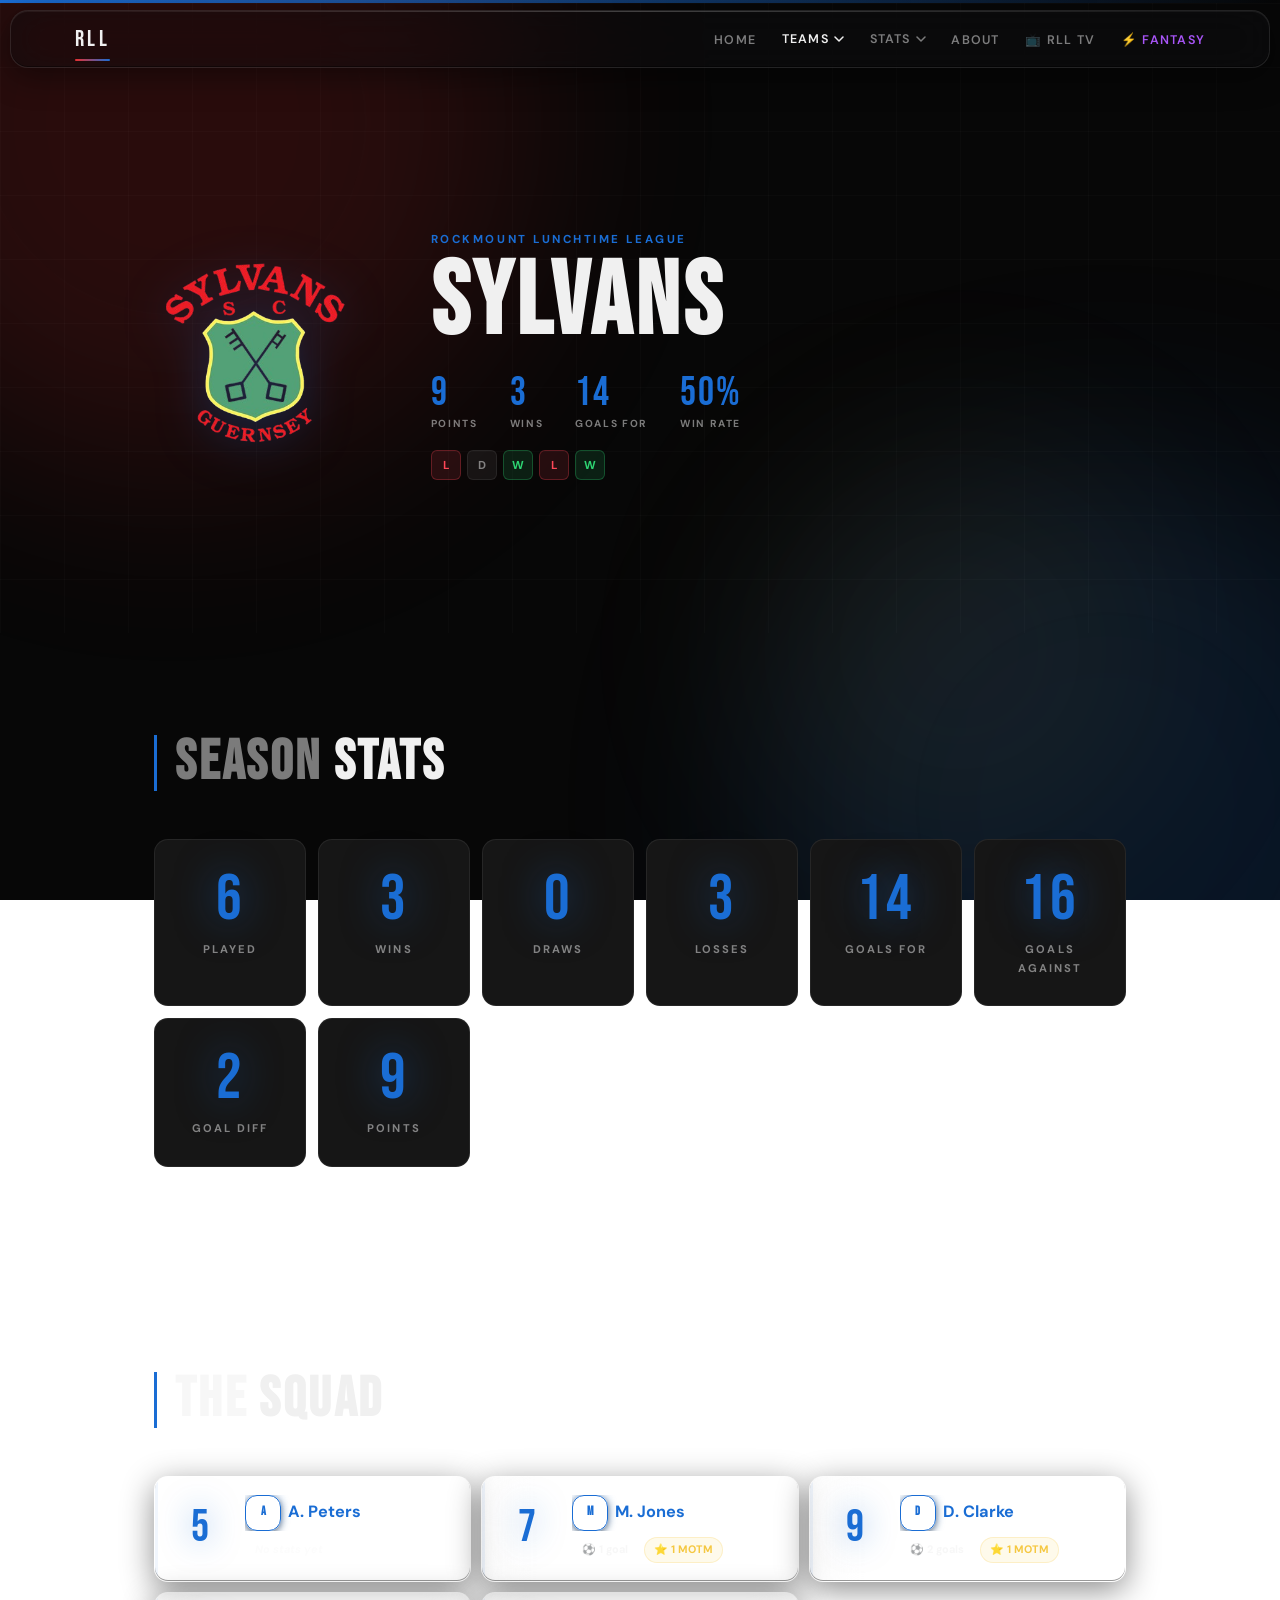
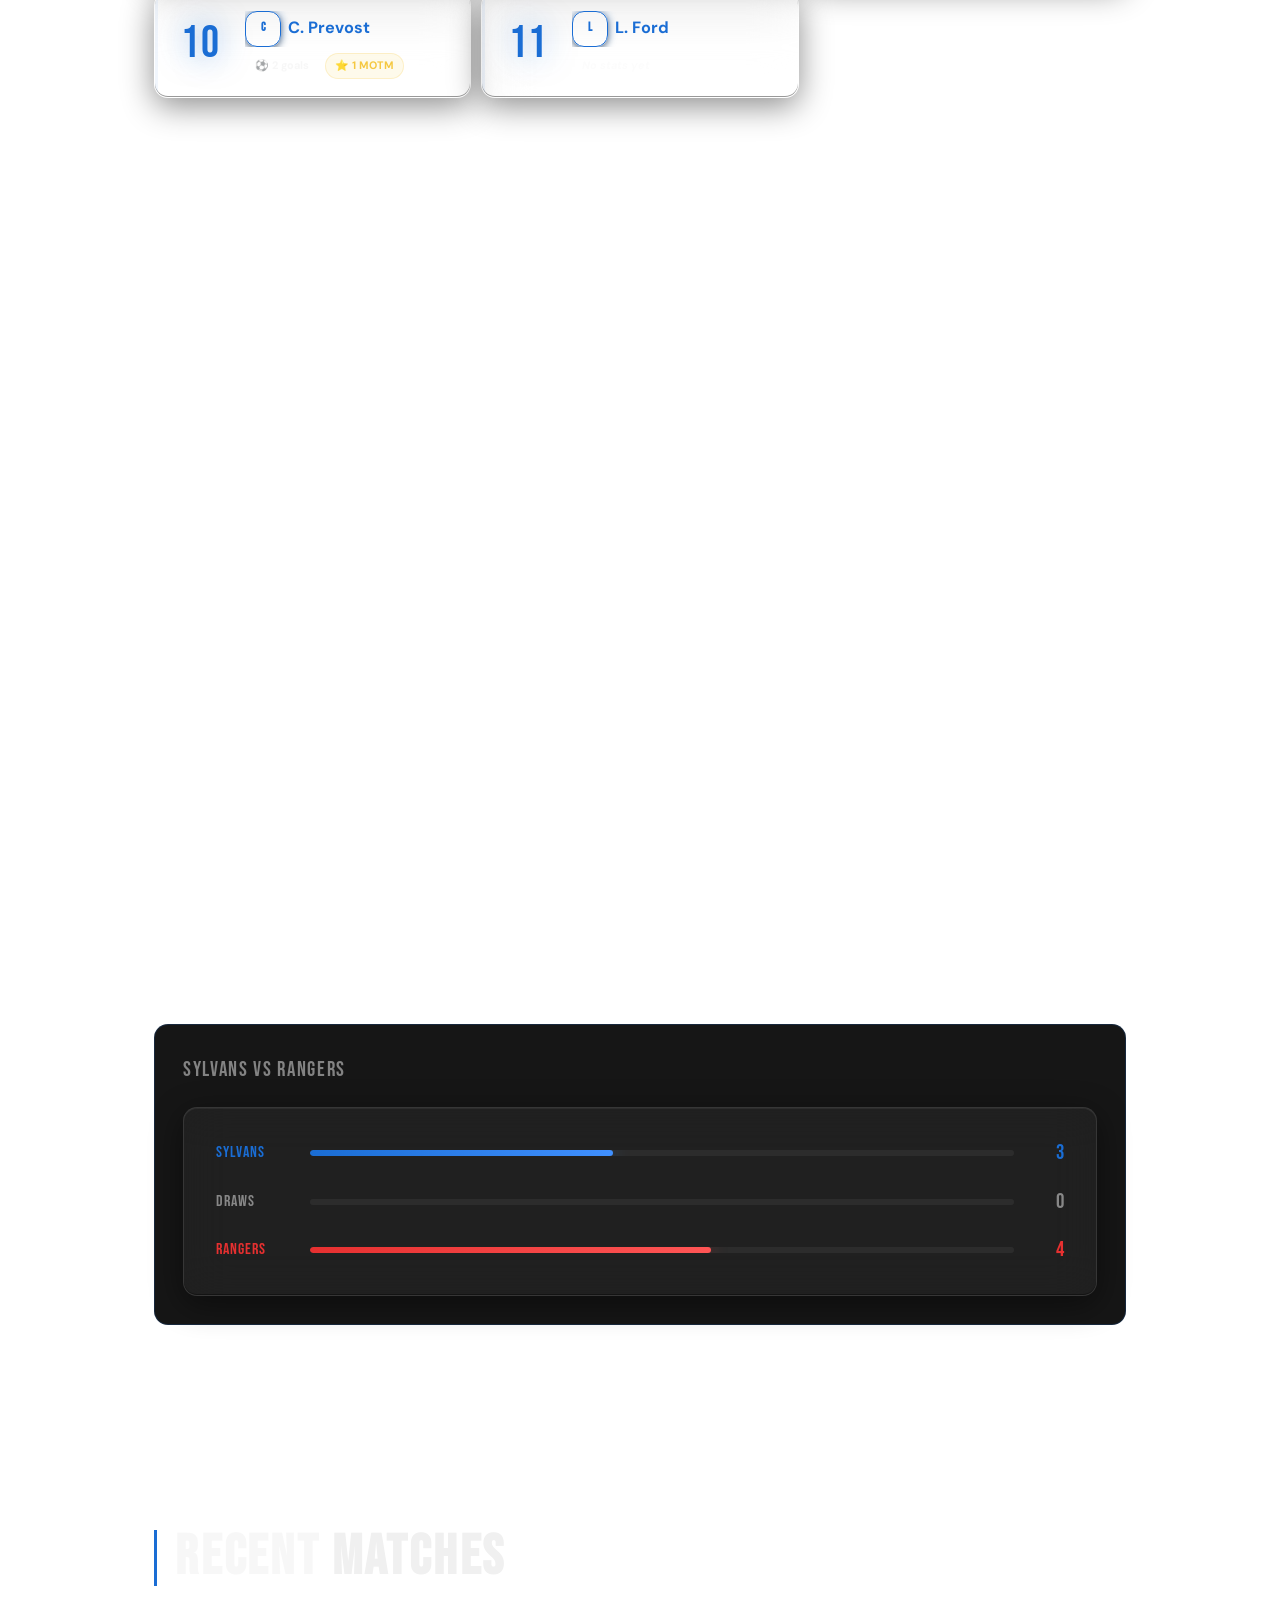
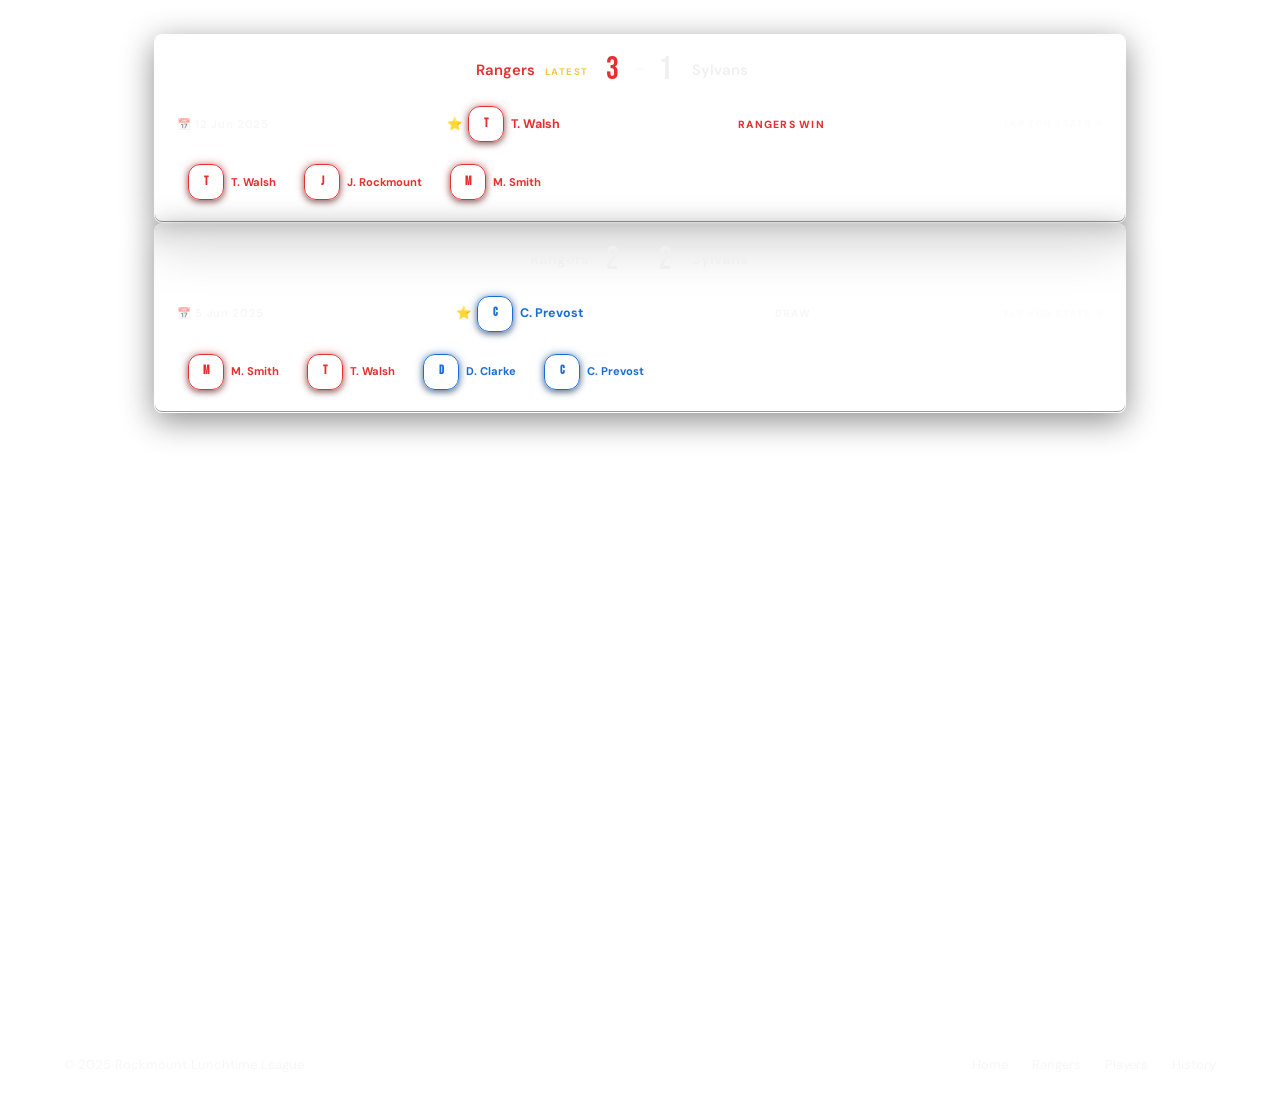
<file: cpfc.html>
<!DOCTYPE html>
<html lang="en">
<head>
  <meta charset="UTF-8" />
  <meta name="viewport" content="width=device-width, initial-scale=1.0" />
  <title>Sylvans — Rockmount Lunchtime League</title>
  <link rel="stylesheet" href="css/style.css" />
  <link rel="stylesheet" href="css/v2.css"/>
  <style>
    :root { --team-color:var(--cpfc); --team-glow:var(--cpfc-glow); --team-lt:var(--cpfc-lt); }
    .team-hero__bg::after {
      background:
        radial-gradient(ellipse 65% 50% at 5% 50%, rgba(26,109,212,0.09) 0%, transparent 60%),
        radial-gradient(ellipse 40% 60% at 90% 15%, rgba(26,109,212,0.05) 0%, transparent 60%);
    }
    .team-accent-stripe { height:3px; background:linear-gradient(90deg,var(--cpfc),transparent); }
    .section-accent { border-left:3px solid var(--cpfc); padding-left:18px; }

    .stat-card {
      background:var(--bg-card); border:1px solid var(--border); border-radius:var(--radius-lg);
      padding:28px; text-align:center; transition:border-color var(--t),background var(--t);
    }
    .stat-card:hover { border-color:rgba(26,109,212,0.35); background:var(--bg-card-hv); }
    .stat-card__val {
      font-family:var(--font-d); font-size:clamp(2.5rem,5vw,4rem);
      letter-spacing:0.04em; line-height:1; color:var(--cpfc); text-shadow:0 0 40px var(--cpfc-glow);
    }
    .stat-card__lbl { font-size:0.7rem; font-weight:700; letter-spacing:0.18em; text-transform:uppercase; color:var(--text-muted); margin-top:8px; }
    .stats-grid { display:grid; grid-template-columns:repeat(auto-fit,minmax(140px,1fr)); gap:12px; }

    .head-to-head { background:var(--bg-card); border:1px solid rgba(26,109,212,0.2); border-radius:var(--radius-lg); padding:28px; }
    .h2h-title { font-family:var(--font-d); font-size:1.3rem; letter-spacing:0.08em; color:var(--text-muted); margin-bottom:20px; }
    .h2h-bar-wrap { display:flex; flex-direction:column; gap:14px; }
    .h2h-row { display:flex; align-items:center; gap:14px; }
    .h2h-label { width:80px; font-family:var(--font-d); font-size:1rem; letter-spacing:0.06em; flex-shrink:0; }
    .h2h-track { flex:1; height:6px; background:rgba(255,255,255,0.06); border-radius:100px; overflow:hidden; }
    .h2h-fill { height:100%; border-radius:100px; width:0%; transition:width 1.4s var(--ease); }
    .h2h-fill--cpfc { background:linear-gradient(90deg,var(--cpfc),var(--cpfc-lt)); box-shadow:0 0 16px var(--cpfc-glow); }
    .h2h-fill--draw { background:rgba(255,255,255,0.25); }
    .h2h-fill--syl  { background:linear-gradient(90deg,var(--sylvans),var(--sylvans-lt)); box-shadow:0 0 16px var(--sylvans-glow); }
    .h2h-val { width:36px; text-align:right; font-family:var(--font-d); font-size:1.3rem; flex-shrink:0; }

    .awards-grid { display:grid; grid-template-columns:1fr 1fr; gap:16px; }
    @media(max-width:580px) { .awards-grid { grid-template-columns:1fr; } }
  </style>
</head>
<body>

<div class="page-transition"></div>
<nav class="nav" id="main-nav">
  <a class="nav__logo" href="index.html" data-transition>RLL</a>
  <ul class="nav__links" id="nav-links">
    <li class="nav__item"><a class="nav__link" href="index.html" data-transition>Home</a></li>
    <li class="nav__item" id="dd-teams">
      <button class="nav__item-btn" data-dropdown="teams">Teams<svg viewBox="0 0 10 6" fill="none"><path d="M1 1l4 4 4-4" stroke="currentColor" stroke-width="1.5" stroke-linecap="round" stroke-linejoin="round"/></svg></button>
      <ul class="nav__dropdown">
        <li class="nav__dropdown-item"><a class="nav__dropdown-link" href="sylvans.html" data-transition><span class="nav__dropdown-link__icon">🔴</span> Rangers</a></li>
        <li class="nav__dropdown-item"><a class="nav__dropdown-link" href="cpfc.html" data-transition><span class="nav__dropdown-link__icon">🔵</span> Sylvans</a></li>
      </ul>
    </li>
    <li class="nav__item" id="dd-stats">
      <button class="nav__item-btn" data-dropdown="stats">Stats<svg viewBox="0 0 10 6" fill="none"><path d="M1 1l4 4 4-4" stroke="currentColor" stroke-width="1.5" stroke-linecap="round" stroke-linejoin="round"/></svg></button>
      <ul class="nav__dropdown">
        <li class="nav__dropdown-item"><a class="nav__dropdown-link" href="players.html" data-transition><span class="nav__dropdown-link__icon">👤</span> Players</a></li>
        <li class="nav__dropdown-item"><a class="nav__dropdown-link" href="history.html" data-transition><span class="nav__dropdown-link__icon">📋</span> History</a></li>
      </ul>
    </li>
    <li class="nav__item"><a class="nav__link" href="announcements.html" data-transition>About</a></li>
    <li class="nav__item"><a class="nav__link" href="tv.html" data-transition>📺 RLL TV</a></li>
    <li class="nav__item nav__item--fantasy"><a class="nav__link" href="fantasy.html" data-transition style="color:#a855f7">&#x26A1; Fantasy</a></li>
  </ul>
  <button class="nav__toggle" aria-label="Toggle menu" id="nav-toggle"><span></span><span></span><span></span></button>
</nav>

<!-- ── NAV ── -->


<!-- ── TEAM HERO ── -->
<div class="team-accent-stripe"></div>
<section class="team-hero">
  <div class="team-hero__bg"></div>
  <div class="team-hero__content container">
    <img
      class="team-hero__logo team-logo--cpfc"
      src="assets/sylvans-logo.png"
      onerror="this.replaceWith(buildFallbackLogo('C','var(--cpfc)'))"
      alt="Sylvans"
    />
    <div class="team-hero__info">
      <span class="team-hero__eyebrow">Rockmount Lunchtime League</span>
      <h1 class="team-hero__name">Sylvans</h1>
      <div class="team-hero__stats">
        <div class="team-stat"><span class="team-stat__val" style="color:var(--cpfc)" id="stat-pts">—</span><span class="team-stat__lbl">Points</span></div>
        <div class="team-stat"><span class="team-stat__val" style="color:var(--cpfc)" id="stat-wins">—</span><span class="team-stat__lbl">Wins</span></div>
        <div class="team-stat"><span class="team-stat__val" style="color:var(--cpfc)" id="stat-gf">—</span><span class="team-stat__lbl">Goals For</span></div>
        <div class="team-stat"><span class="team-stat__val" style="color:var(--cpfc)" id="stat-wr">—</span><span class="team-stat__lbl">Win Rate</span></div>
      </div>
      <div id="form-guide-wrap" style="margin-top:18px"></div>
    </div>
  </div>
</section>

<!-- ── SEASON STATS ── -->
<section class="section"><div class="container">
  <h2 class="section-title section-accent reveal"><span>Season</span> Stats</h2>
  <div class="stats-grid" id="stats-grid"><div class="loading">Loading stats</div></div>
</div></section>

<!-- ── SQUAD ── -->
<section class="section"><div class="container">
  <h2 class="section-title section-accent reveal"><span>The</span> Squad</h2>
  <div id="squad-wrap"><div class="loading">Loading squad</div></div>
</div></section>

<!-- ── AWARDS ── -->
<section class="section"><div class="container">
  <h2 class="section-title section-accent reveal"><span>Awards</span></h2>
  <div class="awards-grid" id="awards-grid"><div class="loading">Loading awards</div></div>
</div></section>

<!-- ── HEAD TO HEAD ── -->
<section class="section"><div class="container">
  <h2 class="section-title section-accent reveal"><span>Head</span> to Head</h2>
  <div id="h2h-wrap" class="reveal"><div class="loading">Loading</div></div>
</div></section>

<!-- ── RECENT MATCHES ── -->
<section class="section"><div class="container">
  <h2 class="section-title section-accent reveal"><span>Recent</span> Matches</h2>
  <div id="matches-wrap"><div class="loading">Loading matches</div></div>
</div></section>

<!-- ── FOOTER ── -->
<footer class="footer">
  <p>© 2025 Rockmount Lunchtime League</p>
  <nav class="footer__links">
    <a href="index.html"    data-transition>Home</a>
    <a href="sylvans.html"  data-transition>Rangers</a>
    <a href="players.html"  data-transition>Players</a>
    <a href="history.html"  data-transition>History</a>
  </nav>
</footer>

<script src="js/config.js"></script>
<script src="js/data.js"></script>
<script src="js/main.js"></script>
<script>
  function buildFallbackLogo(letter, color) {
    const ns="http://www.w3.org/2000/svg", svg=document.createElementNS(ns,"svg");
    svg.setAttribute("viewBox","0 0 120 120"); svg.setAttribute("width","100%"); svg.setAttribute("height","100%");
    svg.style.cssText="display:block;max-width:100%";
    svg.innerHTML=`<circle cx="60" cy="60" r="58" fill="none" stroke="${color}" stroke-width="3" opacity="0.4"/>
      <circle cx="60" cy="60" r="48" fill="${color}" opacity="0.08"/>
      <text x="60" y="76" text-anchor="middle" font-family="Bebas Neue,Impact,sans-serif" font-size="54" fill="${color}">${letter}</text>`;
    return svg;
  }

  document.addEventListener("DOMContentLoaded", async () => {
    const data = await RLLData.load();

    /* Hero stat counters */
    function setCount(id, val, sfx="") {
      const el=document.getElementById(id); if(!el) return;
      el.dataset.count=val; el.dataset.suffix=sfx; el.dataset.duration="1100"; el.textContent="0"+sfx;
    }
    setCount("stat-pts",  data.cpfcPoints);
    setCount("stat-wins", data.cpfcWins);
    setCount("stat-gf",   data.cpfcGoalsFor);
    setCount("stat-wr",   parseFloat(RLLData.winRate(data.cpfcWins, data.cpfcPlayed)), "%");
    Counter.initAll();

    document.getElementById("form-guide-wrap").innerHTML = buildFormGuide(data.history, "cpfc");

    /* Season stats grid */
    const gd = data.cpfcGoalsFor - data.cpfcGoalsAgainst;
    document.getElementById("stats-grid").innerHTML = [
      ["Played",       data.cpfcPlayed],
      ["Wins",         data.cpfcWins],
      ["Draws",        data.cpfcDraws],
      ["Losses",       data.cpfcLosses],
      ["Goals For",    data.cpfcGoalsFor],
      ["Goals Against",data.cpfcGoalsAgainst],
      ["Goal Diff",    (gd > 0 ? "+" : "") + gd],
      ["Points",       data.cpfcPoints],
    ].map(([lbl, val]) => `
      <div class="stat-card reveal">
        <div class="stat-card__val" data-count="${Math.abs(parseInt(val)||0)}" data-duration="900">${val}</div>
        <div class="stat-card__lbl">${lbl}</div>
      </div>`).join("");

    /* Squad */
    document.getElementById("squad-wrap").innerHTML =
      buildTeamSheet(data.cpfcPlayers, "Sylvans", "var(--cpfc)", "var(--cpfc-glow)");

    /* Awards: Top Scorer + Top MOTM */
    document.getElementById("awards-grid").innerHTML =
      buildTopScorerCard(data.cpfcPlayers, "var(--cpfc)", "var(--cpfc-glow)") +
      buildTopMOTMCard(data.cpfcPlayers, "var(--cpfc)", "var(--cpfc-glow)");

    /* Head to head */
    const total   = data.sylvansWins + data.cpfcWins + data.cpfcDraws;
    const pctCpfc = total ? Math.round((data.cpfcWins   / total) * 100) : 0;
    const pctDraw = total ? Math.round((data.cpfcDraws  / total) * 100) : 0;
    const pctSyl  = 100 - pctCpfc - pctDraw;
    document.getElementById("h2h-wrap").innerHTML = `
      <div class="head-to-head">
        <div class="h2h-title">Sylvans vs Rangers</div>
        <div class="h2h-bar-wrap comparison-bar">
          <div class="h2h-row">
            <span class="h2h-label text-cpfc">Sylvans</span>
            <div class="h2h-track"><div class="h2h-fill h2h-fill--cpfc comparison-bar__fill" data-pct="${pctCpfc}"></div></div>
            <span class="h2h-val text-cpfc">${data.cpfcWins}</span>
          </div>
          <div class="h2h-row">
            <span class="h2h-label text-muted">Draws</span>
            <div class="h2h-track"><div class="h2h-fill h2h-fill--draw comparison-bar__fill" data-pct="${pctDraw}"></div></div>
            <span class="h2h-val text-muted">${data.cpfcDraws}</span>
          </div>
          <div class="h2h-row">
            <span class="h2h-label text-sylvans">Rangers</span>
            <div class="h2h-track"><div class="h2h-fill h2h-fill--syl comparison-bar__fill" data-pct="${pctSyl}"></div></div>
            <span class="h2h-val text-sylvans">${data.sylvansWins}</span>
          </div>
        </div>
      </div>`;

    /* Recent matches */
    document.getElementById("matches-wrap").innerHTML = buildHistoryRows(data.history.slice(0, 5));

    /* Re-init all animations */
    document.querySelectorAll(".reveal").forEach(el => { if (!el.classList.contains("visible")) Reveal.observe(el); });
    Bars.init();
    Counter.initAll();
  });
</script>
</body>
</html>
</file>
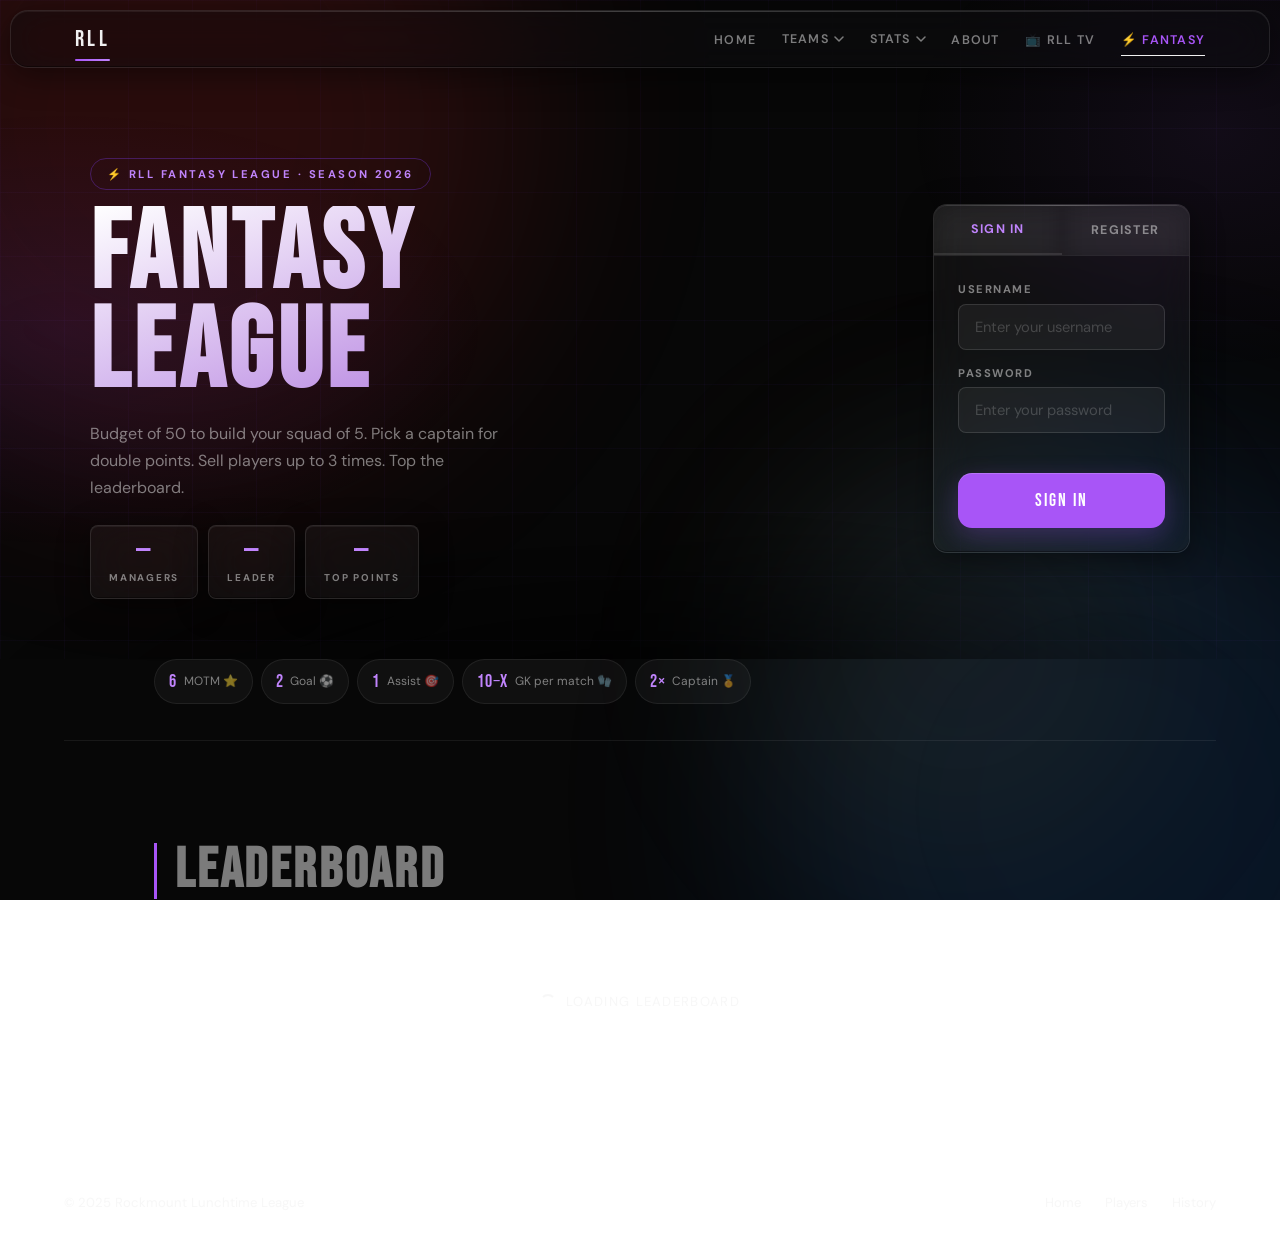
<file: fantasy.html>
<!DOCTYPE html>
<html lang="en">
<head>
  <meta charset="UTF-8"/>
  <meta name="viewport" content="width=device-width, initial-scale=1.0"/>
  <title>Fantasy League — Rockmount Lunchtime League</title>
  <link rel="icon" type="image/png" href="/assets/FantasyFavicon.png">
  <link rel="stylesheet" href="css/style.css"/>
  <link rel="stylesheet" href="css/fantasy.css"/>
  <link rel="stylesheet" href="css/v2.css"/>
</head>
<body>

<div class="page-transition"></div>

<nav class="nav" id="main-nav">
  <a class="nav__logo" href="index.html" data-transition>RLL</a>
  <ul class="nav__links" id="nav-links">
    <li class="nav__item"><a class="nav__link" href="index.html" data-transition>Home</a></li>
    <li class="nav__item" id="dd-teams">
      <button class="nav__item-btn" data-dropdown="teams">Teams<svg viewBox="0 0 10 6" fill="none"><path d="M1 1l4 4 4-4" stroke="currentColor" stroke-width="1.5" stroke-linecap="round" stroke-linejoin="round"/></svg></button>
      <ul class="nav__dropdown">
        <li class="nav__dropdown-item"><a class="nav__dropdown-link" href="sylvans.html" data-transition><span class="nav__dropdown-link__icon">🔴</span> Rangers</a></li>
        <li class="nav__dropdown-item"><a class="nav__dropdown-link" href="cpfc.html" data-transition><span class="nav__dropdown-link__icon">🔵</span> Sylvans</a></li>
      </ul>
    </li>
    <li class="nav__item" id="dd-stats">
      <button class="nav__item-btn" data-dropdown="stats">Stats<svg viewBox="0 0 10 6" fill="none"><path d="M1 1l4 4 4-4" stroke="currentColor" stroke-width="1.5" stroke-linecap="round" stroke-linejoin="round"/></svg></button>
      <ul class="nav__dropdown">
        <li class="nav__dropdown-item"><a class="nav__dropdown-link" href="players.html" data-transition><span class="nav__dropdown-link__icon">👤</span> Players</a></li>
        <li class="nav__dropdown-item"><a class="nav__dropdown-link" href="history.html" data-transition><span class="nav__dropdown-link__icon">📋</span> History</a></li>
      </ul>
    </li>
    <li class="nav__item"><a class="nav__link" href="announcements.html" data-transition>About</a></li>
    <li class="nav__item"><a class="nav__link" href="tv.html" data-transition>📺 RLL TV</a></li>
    <li class="nav__item nav__item--fantasy"><a class="nav__link" href="fantasy.html" data-transition style="color:#a855f7">&#x26A1; Fantasy</a></li>
  </ul>
  <button class="nav__toggle" aria-label="Toggle menu" id="nav-toggle"><span></span><span></span><span></span></button>
</nav>

<!-- ── HERO ── -->
<section class="fantasy-hero">
  <div class="fantasy-hero__inner">
    <div class="fantasy-hero__text reveal">
      <div class="fantasy-hero__eyebrow">⚡ RLL Fantasy League · Season 2026</div>
      <h1 class="fantasy-hero__title">Fantasy<br>League</h1>
      <p class="fantasy-hero__sub">Budget of 50 to build your squad of 5. Pick a captain for double points. Sell players up to 3 times. Top the leaderboard.</p>
      <div class="fantasy-hero__chips" id="hero-chips">
        <div class="fantasy-chip"><div class="fantasy-chip__val" id="chip-managers">—</div><div class="fantasy-chip__lbl">Managers</div></div>
        <div class="fantasy-chip"><div class="fantasy-chip__val" id="chip-leader">—</div><div class="fantasy-chip__lbl">Leader</div></div>
        <div class="fantasy-chip"><div class="fantasy-chip__val" id="chip-top-pts">—</div><div class="fantasy-chip__lbl">Top Points</div></div>
      </div>
    </div>

    <!-- Auth panel -->
    <div id="auth-area" class="reveal" style="transition-delay:80ms">
      <!-- Shown when logged OUT -->
      <div class="show-logged-out">
        <div class="auth-panel">
          <div class="auth-tabs">
            <button class="auth-tab active" data-tab="login">Sign In</button>
            <button class="auth-tab" data-tab="register">Register</button>
          </div>
          <div class="auth-form" id="login-form">
            <div>
              <label class="auth-label" for="login-user">Username</label>
              <input class="auth-input" id="login-user" type="text" placeholder="Enter your username" autocomplete="username" spellcheck="false"/>
            </div>
            <div>
              <label class="auth-label" for="login-pass">Password</label>
              <input class="auth-input" id="login-pass" type="password" placeholder="Enter your password" autocomplete="current-password"/>
            </div>
            <div class="auth-error" id="login-error" role="alert"></div>
            <button class="auth-btn" id="login-btn">Sign In</button>
          </div>
          <div class="auth-form" id="register-form" style="display:none">
            <div>
              <label class="auth-label" for="reg-user">Choose a Username</label>
              <input class="auth-input" id="reg-user" type="text" placeholder="At least 2 characters" autocomplete="username" spellcheck="false" maxlength="50"/>
            </div>
            <div>
              <label class="auth-label" for="reg-pass">Password</label>
              <input class="auth-input" id="reg-pass" type="password" placeholder="At least 3 characters" autocomplete="new-password" maxlength="100"/>
            </div>
            <div class="auth-error" id="reg-error" role="alert"></div>
            <button class="auth-btn" id="reg-btn">Create Account</button>
          </div>
        </div>
      </div>

      <!-- Shown when logged IN -->
      <div class="show-logged-in">
        <div class="auth-panel" style="padding:24px">
          <div id="user-bar-inner">
            <!-- injected -->
          </div>
        </div>
      </div>
    </div>
  </div>
</section>

<!-- ── SCORING KEY ── -->
<section class="section" style="padding-top:0;padding-bottom:clamp(20px,3vw,36px)">
  <div class="container">
    <div class="points-legend reveal">
      <div class="points-pill"><span class="points-pill__val">6</span> MOTM ⭐</div>
      <div class="points-pill"><span class="points-pill__val">2</span> Goal ⚽</div>
      <div class="points-pill"><span class="points-pill__val">1</span> Assist 🎯</div>
      <div class="points-pill"><span class="points-pill__val">10−x</span> GK per match 🧤</div>
      <div class="points-pill"><span class="points-pill__val">2×</span> Captain 🏅</div>
    </div>
  </div>
</section>

<!-- ── MY SQUAD (logged in) ── -->
<section class="section show-logged-in" style="padding-top:0">
  <div class="container">
    <h2 class="section-title section-accent-fantasy reveal"><span>My</span> Squad</h2>
    <div id="my-squad-wrap">
      <div class="no-squad">
        <p>No squad yet — pick your players below 👇</p>
      </div>
    </div>
  </div>
</section>

<!-- ── LEADERBOARD ── -->
<section class="section">
  <div class="container">
    <h2 class="section-title section-accent-fantasy reveal"><span>Leaderboard</span></h2>
    <div id="leaderboard-wrap">
      <div class="loading">Loading leaderboard</div>
    </div>
  </div>
</section>

<!-- ── PLAYER PICKER (logged in) ── -->
<section class="section show-logged-in" id="picker-section">
  <div class="container">
    <h2 class="section-title section-accent-fantasy reveal"><span>Pick</span> Your Squad</h2>

    <div class="picker-info-row reveal">
      <div class="budget-display" id="budget-display">
        <span class="budget-display__lbl">Budget</span>
        <span class="budget-display__val" id="budget-val">50</span>
        <span class="budget-display__lbl">remaining</span>
      </div>
      <div class="picker-counter">Squad: <span id="picker-count">0</span> / 5</div>
      <button class="save-squad-btn" id="save-squad-btn" disabled>Save Squad</button>
    </div>

    <!-- Pending squad preview -->
    <div id="pending-squad" class="pending-squad reveal"></div>

    <div class="picker-filters reveal" id="picker-filters">
      <button class="picker-filter active" data-filter="all">All</button>
      <button class="picker-filter" data-filter="Rangers">🔴 Rangers</button>
      <button class="picker-filter" data-filter="Sylvans">🔵 Sylvans</button>
      <button class="picker-filter" data-filter="GK">GK</button>
      <button class="picker-filter" data-filter="DEF">DEF</button>
      <button class="picker-filter" data-filter="MID">MID</button>
      <button class="picker-filter" data-filter="FWD">FWD</button>
    </div>

    <div class="picker-grid" id="picker-grid">
      <div class="loading">Loading players</div>
    </div>
  </div>
</section>

<!-- Not-configured notice -->
<div id="setup-notice" style="display:none">
  <div class="container">
    <div class="no-squad" style="max-width:480px;margin:0 auto 40px">
      <p style="font-size:1rem;margin-bottom:10px">⚙️ Setup Required</p>
      <p>Add your <code>APPS_SCRIPT_URL</code> to <code>js/config.js</code>.<br>Follow the instructions in <code>google-apps-script.js</code>.</p>
    </div>
  </div>
</div>

<!-- Toast -->
<div class="save-toast" id="save-toast"></div>

<!-- Footer -->
<footer class="footer">
  <p>© 2025 Rockmount Lunchtime League</p>
  <nav class="footer__links">
    <a href="index.html" data-transition>Home</a>
    <a href="players.html" data-transition>Players</a>
    <a href="history.html" data-transition>History</a>
  </nav>
</footer>

<script src="js/config.js"></script>
<script src="js/data.js"></script>
<script src="js/main.js"></script>
<script>
/* =====================================================
   FANTASY LEAGUE CLIENT
===================================================== */

/* ── State ── */
let _allPlayers    = [];
let _mySquad       = [];      // array of player names (pending / saved)
let _savedSquad    = [];      // last saved version
let _myCaptain     = "";
let _savedCaptain  = "";
let _budget        = RLL_CONFIG.FANTASY.BUDGET;
let _sellHistory   = {};      // { playerName: sellCount } — from server
let _sellsLeft     = 3;       // sells remaining — from sheet col 9
let _hasPendingSell = false;  // true after sell click, reset after save
let _session       = null;    // { username, token }
let _pickerFilter  = "all";
let _leaderboard   = [];

const F = RLL_CONFIG.FANTASY;

/* ── Session ── */
function saveSession(u, t) {
  localStorage.setItem("rll_fx_user",  u);
  localStorage.setItem("rll_fx_token", t);
  _session = { username: u, token: t };
}
function loadSession() {
  const u = localStorage.getItem("rll_fx_user");
  const t = localStorage.getItem("rll_fx_token");
  if (u && t) { _session = { username: u, token: t }; return true; }
  return false;
}
function clearSession() {
  localStorage.removeItem("rll_fx_user");
  localStorage.removeItem("rll_fx_token");
  _session = null;
}

/* ── API ── */
async function apiFetch(params) {
  const url = RLL_CONFIG.APPS_SCRIPT_URL + "?" + new URLSearchParams(params).toString();
  const res = await fetch(url);
  if (!res.ok) throw new Error("Network error " + res.status);
  const text = await res.text();
  let data;
  try { data = JSON.parse(text); }
  catch(e) {
    console.error("[RLL Fantasy] Non-JSON response:", text.substring(0, 300));
    throw new Error("Server returned non-JSON — check Apps Script is deployed correctly");
  }
  console.log("[RLL Fantasy] API response for action=" + params.action + ":", data);
  return data;
}

/* ── Helpers ── */
function esc(s) {
  return String(s).replace(/&/g,"&amp;").replace(/</g,"&lt;").replace(/>/g,"&gt;").replace(/"/g,"&quot;");
}
function teamColor(team) {
  if (team === RLL_CONFIG.TEAMS.SYLVANS.key) return "var(--sylvans)";
  if (team === RLL_CONFIG.TEAMS.Sylvans.key)    return "var(--cpfc)";
  return "rgba(255,255,255,0.4)";
}
function posLabel(pos) {
  return { GK:"🧤 GK", DEF:"🛡 DEF", MID:"⚡ MID", FWD:"⚽ FWD" }[pos] || pos || "—";
}
function getPlayer(name) { return _allPlayers.find(p => p.name === name); }

/* ── Points calculation (client-side mirror of server) ── */
function calcPts(playerName, isCaptain) {
  const p = getPlayer(playerName);
  if (!p) return 0;
  let pts = p.position === "GK"
    ? (p.gkPts || 0)
    : (p.goals * F.POINTS_GOAL) + (p.assists * F.POINTS_ASSIST) + (p.motmAwards * F.POINTS_MOTM);
  return isCaptain ? pts * F.CAPTAIN_MULT : pts;
}

/* ── Budget calculation ── */
function calcUsedBudget(squad) {
  return squad.reduce((sum, name) => {
    const p = getPlayer(name);
    return sum + (p ? p.price : 0);
  }, 0);
}

/* ── Pending budget (saved budget ± current changes) ── */
function calcPendingBudget() {
  // Start from saved state
  let b = _budget;
  // Remove saved squad cost (as if we refunded everything)
  _savedSquad.forEach(name => {
    const p = getPlayer(name);
    if (p) b += p.price;
  });
  // Subtract new squad cost
  _mySquad.forEach(name => {
    const p = getPlayer(name);
    if (p) b -= p.price;
  });
  return b;
}

/* ── Sell count remaining for a player ── */
function sellsLeft(name) {
  // Always uses server-committed data — persists across refreshes
  return F.MAX_SELLS - (_sellHistory[name] || 0);
}

/* ── Can we add a player? ── */
function canAdd(name) {
  if (_mySquad.includes(name)) return false;
  if (_mySquad.length >= F.SQUAD_SIZE) return false;
  const p = getPlayer(name);
  if (!p) return false;
  return calcPendingBudget() >= p.price;
}

/* ── Can we sell/remove a player from pending squad? ── */
function canSell(name) {
  if (!_mySquad.includes(name)) return false;
  if (_savedSquad.includes(name)) return sellsLeft(name) > 0;
  return true; // un-adding a brand new pick, no sell used
}

/* ── Logged in / out ── */
function setLoggedIn(yes) { document.body.classList.toggle("logged-in", yes); }

/* ── Show toast ── */
function showToast(msg) {
  const t = document.getElementById("save-toast");
  t.textContent = msg; t.classList.add("show");
  setTimeout(() => t.classList.remove("show"), 3000);
}

/* ── Set button loading state ── */
function setBtnLoading(btn, loading, label) {
  btn.disabled = loading;
  if (loading) { btn.classList.add("loading"); btn.dataset.label = btn.textContent; }
  else { btn.classList.remove("loading"); btn.textContent = label || btn.dataset.label; }
}

/* ─────────────────────────────────────────────────────
   RENDER: User bar (logged-in state in hero)
───────────────────────────────────────────────────── */
function renderUserBar() {
  if (!_session) return;
  const totalPts = _savedSquad.reduce((a,n) => a + calcPts(n, n===_savedCaptain), 0);
  document.getElementById("user-bar-inner").innerHTML = `
    <div style="display:flex;align-items:center;gap:12px;margin-bottom:16px;flex-wrap:wrap">
      <div class="user-bar__avatar">${esc(_session.username[0].toUpperCase())}</div>
      <div style="flex:1;min-width:0">
        <div class="user-bar__name">${esc(_session.username)}</div>
        <div style="font-size:.72rem;color:var(--text-muted)">Budget: <strong style="color:var(--fantasy-lt)">${_budget}</strong> remaining</div>
      </div>
      <div style="text-align:right">
        <div class="user-bar__pts">${totalPts}</div>
        <div style="font-size:.6rem;color:var(--text-muted);letter-spacing:.14em;text-transform:uppercase">points</div>
      </div>
    </div>
    <button class="user-bar__logout" id="logout-btn" style="width:100%;padding:8px;text-align:center;border:1px solid var(--border);border-radius:6px;color:var(--text-muted);font-size:.75rem;font-weight:700;letter-spacing:.1em;text-transform:uppercase;cursor:pointer;background:none;transition:all .3s">
      Sign Out
    </button>`;
  document.getElementById("logout-btn").addEventListener("click", logout);
}

/* ─────────────────────────────────────────────────────
   RENDER: My current saved squad cards
───────────────────────────────────────────────────── */
function renderMySquad() {
  const wrap = document.getElementById("my-squad-wrap");
  if (!_savedSquad.length) {
    wrap.innerHTML = `<div class="no-squad"><p>No squad yet — pick your players below 👇</p></div>`;
    return;
  }
  const totalPts  = _savedSquad.reduce((a,n) => a + calcPts(n, n===_savedCaptain), 0);
  const totalCost = calcUsedBudget(_savedSquad);

  wrap.innerHTML = `
    <div class="my-team-header">
      <div>
        <div class="my-team-pts">${totalPts}</div>
        <div class="my-team-pts-lbl">Total Points</div>
      </div>
      <div style="text-align:right">
        <div style="font-family:var(--font-d);font-size:1.5rem;color:var(--fantasy-lt)">${_budget}</div>
        <div class="my-team-pts-lbl">Budget left (spent ${totalCost})</div>
      </div>
    </div>
    <div class="squad-display">
      ${_savedSquad.map(name => {
        const p   = getPlayer(name);
        const cap = name === _savedCaptain;
        const pts = calcPts(name, cap);
        const col = p ? teamColor(p.team) : "var(--text-muted)";
        const sl  = sellsLeft(name);
        const isGK = p && p.position === "GK";
        let breakdown = "";
        if (p) {
          if (isGK) breakdown = `🧤 ${p.gkPts||0}pts${cap?" · 2× cap":""}`;
          else breakdown = `⚽${p.goals||0}g · 🎯${p.assists||0}a · ⭐${p.motmAwards||0}${cap?" · 2× cap":""}`;
        }
        return `
          <div class="squad-player-card${cap?" squad-player-card--captain":""}">
            ${cap?`<div class="squad-player-card__captain-badge">⭐ Captain</div>`:""}
            <div class="squad-player-card__name player-link pa" data-player="${esc(name)}">${playerAvatarHTML(p)}<span>${esc(name)}</span></div>
            <div class="squad-player-card__pos">${p?posLabel(p.position):""} · £${p?p.price:0}</div>
            <div class="squad-player-card__pts">${pts}</div>
            <div class="squad-player-card__pts-breakdown">${breakdown}</div>
            <div style="margin-top:6px;font-size:.65rem;color:${sl>0?"var(--text-dim)":"var(--red-soft)"}">
              ${sl} sell${sl!==1?"s":""} remaining
            </div>
          </div>`;
      }).join("")}
    </div>`;
  PlayerPopup.attachAll(wrap);
}

/* ─────────────────────────────────────────────────────
   RENDER: Budget display + pending squad strip
───────────────────────────────────────────────────── */
function renderPickerHeader() {
  const pending = calcPendingBudget();
  const budgetEl = document.getElementById("budget-val");
  const countEl  = document.getElementById("picker-count");
  const saveBtn  = document.getElementById("save-squad-btn");
  if (budgetEl) budgetEl.textContent = pending;
  if (countEl)  countEl.textContent  = _mySquad.length;
  if (budgetEl) budgetEl.style.color = pending < 0 ? "var(--red-soft)" : "var(--fantasy-lt)";

  // Dirty check — has anything changed from saved?
  const isDirty = JSON.stringify([..._mySquad].sort()) !== JSON.stringify([..._savedSquad].sort())
               || _myCaptain !== _savedCaptain;
  if (saveBtn) saveBtn.disabled = !isDirty || _mySquad.length === 0;

  // Pending squad strip
  const pendingEl = document.getElementById("pending-squad");
  if (!pendingEl) return;
  if (!_mySquad.length) { pendingEl.innerHTML = ""; return; }

  pendingEl.innerHTML = `
    <div class="pending-squad__inner">
      ${_mySquad.map(name => {
        const p   = getPlayer(name);
        const cap = name === _myCaptain;
        const col = p ? teamColor(p.team) : "rgba(255,255,255,.4)";
        return `
          <div class="pending-chip${cap?" pending-chip--captain":""}" data-name="${esc(name)}">
            ${cap?`<span class="pending-chip__star">⭐</span>`:""}
            <span class="pending-chip__name player-link pa" data-player="${esc(name)}" style="color:${col}">${playerAvatarHTML(p)}<span>${esc(name)}</span></span>
            <span class="pending-chip__price">£${p?p.price:0}</span>
            <button class="pending-chip__remove" data-remove="${esc(name)}" aria-label="Remove">✕</button>
          </div>`;
      }).join("")}
    </div>`;

  pendingEl.querySelectorAll("[data-remove]").forEach(btn => {
    btn.addEventListener("click", e => {
      e.stopPropagation();
      removePlayer(btn.dataset.remove);
    });
  });
  PlayerPopup.attachAll(pendingEl);
}

/* ─────────────────────────────────────────────────────
   RENDER: Player picker grid
───────────────────────────────────────────────────── */
function renderPicker() {
  const grid = document.getElementById("picker-grid");
  if (!grid) return;

  let players = _allPlayers.filter(p =>
    p.team === RLL_CONFIG.TEAMS.SYLVANS.key || p.team === RLL_CONFIG.TEAMS.Sylvans.key
  );
  if (_pickerFilter !== "all") {
    if (["GK","DEF","MID","FWD"].includes(_pickerFilter)) {
      players = players.filter(p => p.position === _pickerFilter);
    } else {
      players = players.filter(p => p.team === _pickerFilter);
    }
  }
  players = [...players].sort((a,b) => b.fantasyPts - a.fantasyPts || a.price - b.price);

  const pending  = calcPendingBudget();
  const maxed    = _mySquad.length >= F.SQUAD_SIZE;

  grid.innerHTML = players.map(p => {
    const inSquad  = _mySquad.includes(p.name);
    const isCap    = _myCaptain === p.name;
    const col      = teamColor(p.team);
    const sl       = sellsLeft(p.name);
    const canBuy   = canAdd(p.name);
    const canSl    = canSell(p.name);
    const pts      = p.fantasyPts || 0;
    const isGK     = p.position === "GK";

    let cls = "picker-card";
    if (isCap)           cls += " selected-captain";
    else if (inSquad)    cls += " selected";
    else if (maxed || (!canBuy && !inSquad)) cls += " maxed";

    const wasSaved  = _savedSquad.includes(p.name);
    const isNew     = inSquad && !wasSaved;
    const isSelling = !inSquad && wasSaved; // removed from pending

    return `
      <div class="${cls}" data-name="${esc(p.name)}">
        <div class="picker-card__team-stripe" style="background:${col}"></div>
        <div class="picker-card__top">
          <div style="flex:1;min-width:0">
            <div class="picker-card__name player-link pa" data-player="${esc(p.name)}">${playerAvatarHTML(p)}<span>${esc(p.name)}</span></div>
            <div class="picker-card__pos-team">${posLabel(p.position)}</div>
          </div>
          <div style="text-align:right;flex-shrink:0">
            <div class="picker-card__number">${esc(p.number||"")}</div>
            <div style="font-family:var(--font-d);font-size:1.1rem;color:var(--fantasy-lt)">£${p.price}</div>
          </div>
        </div>
        <div class="picker-card__stats">
          ${isGK
            ? `<span class="picker-stat">🧤 <strong>${p.gkPts||0}</strong>pts</span>`
            : `<span class="picker-stat">⚽ <strong>${p.goals||0}</strong></span>
               <span class="picker-stat">🎯 <strong>${p.assists||0}</strong></span>
               <span class="picker-stat">⭐ <strong>${p.motmAwards||0}</strong></span>`
          }
          <span class="picker-stat" style="color:var(--fantasy-lt)"><strong>${pts}</strong>p</span>
        </div>
        <div class="picker-card__actions">
          ${inSquad ? `
            <button class="picker-card__btn picker-card__btn--captain${isCap?" active":""}"
                    data-action="captain" data-name="${esc(p.name)}">
              ${isCap?"⭐ Captain":"Set Captain"}
            </button>
            <button class="picker-card__btn picker-card__btn--remove"
                    data-action="remove" data-name="${esc(p.name)}"
                    ${(!canSl || _hasPendingSell) ? 'disabled title="Save your squad first"' : ""}>
              ${wasSaved ? (_hasPendingSell ? "Save first ⚠️" : "Sell (" + _sellsLeft + " left)") : "Remove"}
            </button>
          ` : `
            <button class="picker-card__btn picker-card__btn--add"
                    data-action="add" data-name="${esc(p.name)}"
                    ${(!canBuy||maxed)?"disabled":""}>
              ${maxed?"Squad full":canBuy?`Buy £${p.price}`:`Need £${p.price - pending} more`}
            </button>
          `}
        </div>
        ${!inSquad && wasSaved && sl < F.MAX_SELLS ? `<div style="font-size:.62rem;color:var(--gold);margin-top:4px;text-align:center;font-weight:700">${sl} sell${sl!==1?"s":""} left</div>` : ""}
        ${!inSquad && sl === 0 ? `<div style="font-size:.62rem;color:var(--red-soft);margin-top:6px;text-align:center">Sell limit reached</div>` : ""}
      </div>`;
  }).join("");

  grid.querySelectorAll("[data-action]").forEach(btn => {
    btn.addEventListener("click", e => {
      e.stopPropagation();
      const { action, name } = btn.dataset;
      if (action === "add")     addPlayer(name);
      if (action === "remove")  removePlayer(name);
      if (action === "captain") setCaptain(name);
    });
  });

  PlayerPopup.attachAll(grid);
  renderPickerHeader();
}

/* ─────────────────────────────────────────────────────
   SQUAD MUTATIONS
───────────────────────────────────────────────────── */
function addPlayer(name) {
  if (_mySquad.includes(name)) return;
  if (_mySquad.length >= F.SQUAD_SIZE) return;
  if (!canAdd(name)) return;
  // Re-adding a sold player does NOT auto-save — only sells trigger auto-save
  _mySquad.push(name);
  if (!_myCaptain) _myCaptain = name;
  renderMySquad();
  renderPicker();
}

function removePlayer(name) {
  if (!_mySquad.includes(name)) return;

  const isRealSell = _savedSquad.includes(name);

  if (isRealSell) {
    // Block if no sells left
    if (_sellsLeft <= 0) {
      showToast('❌ No sells remaining this season');
      return;
    }
    // Block if already sold someone since last save
    if (_hasPendingSell) {
      showToast('💾 Save your squad before selling another player');
      return;
    }
    // Mark pending sell — greyes out all other sell buttons until save
    _sellsLeft--;
    _hasPendingSell = true;
  }
  // If not a real sell (removing a new pick), no sell slot used

  _mySquad = _mySquad.filter(n => n !== name);
  if (_myCaptain === name) _myCaptain = _mySquad[0] || '';
  renderMySquad();
  renderPicker();
}

function setCaptain(name) {
  if (!_mySquad.includes(name)) return;
  _myCaptain = name;
  renderPicker();
}

/* ─────────────────────────────────────────────────────
   SAVE SQUAD
───────────────────────────────────────────────────── */
async function saveSquad(silent = false) {
  if (!_session) return;
  const btn = document.getElementById("save-squad-btn");
  setBtnLoading(btn, true);

  try {
    const res = await apiFetch({
      action:    "savesquad",
      username:  _session.username,
      token:     _session.token,
      squad:     JSON.stringify(_mySquad),
      captain:   _myCaptain,
      sellsLeft: _sellsLeft,
    });

    if (res.error) {
      showToast("❌ " + res.error);
      // Session expired?
      if (res.error.includes("Session") || res.error.includes("log in")) {
        clearSession();
        setLoggedIn(false);
      }
      return;
    }

    // Update local state from server response
    _budget          = res.budget;
    _sellHistory     = res.sellHistory || {};
    _sellsLeft       = (typeof res.sellsLeft === 'number') ? res.sellsLeft : _sellsLeft;
    _hasPendingSell  = false;
    _savedSquad      = [...res.squad];
    _savedCaptain    = res.captain;
    _mySquad         = [..._savedSquad];
    _myCaptain       = _savedCaptain;

    renderUserBar();
    renderMySquad();
    renderPicker();
    refreshLeaderboard();
    if (!silent) showToast("✅ Squad saved!");
  } catch(e) {
    showToast("❌ Failed to save — check your connection");
    console.error(e);
  } finally {
    setBtnLoading(btn, false, "Save Squad");
  }
}

/* ─────────────────────────────────────────────────────
   RENDER: Leaderboard
───────────────────────────────────────────────────── */
function buildLbRow(m, rank) {
  const isMe   = _session && m.username.toLowerCase() === _session.username.toLowerCase();
  const posCls = ["fantasy-lb-row--1st","fantasy-lb-row--2nd","fantasy-lb-row--3rd"][rank] || "";
  const pos    = ["🏆","🥈","🥉"][rank] || (rank + 1);
  const preview = (m.squad||[]).map(n => `<span>${esc(n)}${n===m.captain?" ⭐":""}</span>`).join(", ") || "<em>No squad</em>";
  return `
    <div class="fantasy-lb-row ${posCls}${isMe?" fantasy-lb-row--me":""}" data-idx="${rank}">
      <div class="fantasy-lb-main">
        <div class="fantasy-lb-pos">${pos}</div>
        <div class="fantasy-lb-info">
          <div class="fantasy-lb-name">${esc(m.username)}${isMe?'<span class="fantasy-lb-me-badge">You</span>':""}</div>
          <div class="fantasy-lb-squad-preview">${preview}</div>
        </div>
        <div class="fantasy-lb-pts">
          <div class="fantasy-lb-pts-val">${m.total}</div>
          <div class="fantasy-lb-pts-lbl">pts</div>
        </div>
      </div>
      ${m.breakdown&&m.breakdown.length?`
      <div class="fantasy-lb-breakdown" id="lb-bd-${rank}">
        ${m.breakdown.map(bp => {
          const isGK = bp.isGK;
          const detail = isGK ? `🧤${bp.gkPts||0}pt` : `⚽${bp.goals||0} 🎯${bp.assists||0} ⭐${bp.motm||0}`;
          return `<div class="lb-player-chip${bp.isCaptain?" lb-player-chip--captain":""}">
            ${bp.isCaptain?"⭐ ":""}
            <span class="lb-player-chip__name player-link pa" data-player="${esc(bp.name)}">${playerAvatarHTML(getPlayer(bp.name))}<span>${esc(bp.name)}</span></span>
            <span style="font-size:.65rem;color:var(--text-dim)">${detail}</span>
            <span class="lb-player-chip__pts">${bp.pts}p</span>
          </div>`;
        }).join("")}
      </div>`:""
      }
    </div>`;
}

function renderLeaderboard(data) {
  const wrap = document.getElementById("leaderboard-wrap");
  _leaderboard = data;

  if (data.length) {
    document.getElementById("chip-managers").textContent = data.length;
    document.getElementById("chip-leader").textContent   = data[0].username;
    document.getElementById("chip-top-pts").textContent  = data[0].total + "p";
  }

  if (!data.length) {
    wrap.innerHTML = `<div class="no-squad"><p>No managers yet — be the first to register! 🏆</p></div>`;
    return;
  }

  const top5    = data.slice(0, 5);
  const rest    = data.slice(5);
  const hasMore = rest.length > 0;

  wrap.innerHTML = `
    <div class="fantasy-lb">${top5.map((m,i) => buildLbRow(m, i)).join("")}</div>
    ${hasMore ? `
      <div class="fantasy-lb" id="lb-rest" style="display:none;margin-top:8px">
        ${rest.map((m,i) => buildLbRow(m, 5+i)).join("")}
      </div>
      <button class="lb-show-more" id="lb-show-more">
        Show all ${data.length} managers
        <svg viewBox="0 0 10 6" fill="none" style="width:10px;height:10px;margin-left:6px;vertical-align:middle;transition:transform .3s"><path d="M1 1l4 4 4-4" stroke="currentColor" stroke-width="1.5" stroke-linecap="round" stroke-linejoin="round"/></svg>
      </button>` : ""}
  `;

  if (hasMore) {
    let open = false;
    document.getElementById("lb-show-more").addEventListener("click", function() {
      open = !open;
      const restEl = document.getElementById("lb-rest");
      const svg    = this.querySelector("svg");
      restEl.style.display = open ? "" : "none";
      svg.style.transform  = open ? "rotate(180deg)" : "";
      this.childNodes[0].textContent = open ? "Show less " : `Show all ${data.length} managers `;
      if (open) {
        restEl.querySelectorAll(".fantasy-lb-row").forEach((row, i) => {
          row.style.cssText = "opacity:0;transform:translateY(8px)";
          setTimeout(() => { row.style.cssText = "transition:opacity .3s,transform .3s;opacity:1;transform:translateY(0)"; }, i * 50);
        });
        PlayerPopup.attachAll(restEl);
      }
    });
  }

  wrap.querySelectorAll(".fantasy-lb-row").forEach(row => {
    row.addEventListener("click", e => {
      if (e.target.closest(".player-link")) return;
      const bd = document.getElementById(`lb-bd-${row.dataset.idx}`);
      if (bd) bd.classList.toggle("open");
    });
  });

  PlayerPopup.attachAll(wrap);
}

/* ─────────────────────────────────────────────────────
   AUTH
───────────────────────────────────────────────────── */
async function handleLogin() {
  const user  = document.getElementById("login-user").value.trim();
  const pass  = document.getElementById("login-pass").value.trim();
  const errEl = document.getElementById("login-error");
  const btn   = document.getElementById("login-btn");
  errEl.textContent = "";

  if (!user) { errEl.textContent = "Please enter your username"; return; }
  if (!pass) { errEl.textContent = "Please enter your password"; return; }
  if (!isAppsScriptConfigured()) { errEl.textContent = "Apps Script not configured — see setup instructions"; return; }

  setBtnLoading(btn, true);
  try {
    const res = await apiFetch({ action:"login", username:user, password:pass });
    if (res.error) { errEl.textContent = res.error; return; }
    if (!res.ok) {
      console.error("[RLL Fantasy] Unexpected login response:", res);
      if (Array.isArray(res)) {
        errEl.textContent = "Apps Script not updated — please re-deploy your script";
      } else {
        errEl.textContent = "Unexpected response — check browser console for details";
      }
      return;
    }

    saveSession(res.username, res.token);
    _budget         = res.budget      ?? F.BUDGET;
    _sellHistory    = res.sellHistory ?? {};
    _sellsLeft      = (typeof res.sellsLeft === 'number') ? res.sellsLeft : F.MAX_SELLS;
    _hasPendingSell = false;
    _savedSquad   = Array.isArray(res.squad) ? res.squad : [];
    _savedCaptain   = res.captain || (_savedSquad[0]||"");
    _mySquad        = [..._savedSquad];
    _myCaptain      = _savedCaptain;

    onLoggedIn();
  } catch(e) {
    errEl.textContent = "Connection error — please try again";
    console.error(e);
  } finally {
    setBtnLoading(btn, false, "Sign In");
  }
}

async function handleRegister() {
  const user  = document.getElementById("reg-user").value.trim();
  const pass  = document.getElementById("reg-pass").value.trim();
  const errEl = document.getElementById("reg-error");
  const btn   = document.getElementById("reg-btn");
  errEl.textContent = "";

  if (!user) { errEl.textContent = "Please enter a username"; return; }
  if (!pass) { errEl.textContent = "Please enter a password"; return; }
  if (!isAppsScriptConfigured()) { errEl.textContent = "Apps Script not configured — see setup instructions"; return; }

  setBtnLoading(btn, true);
  try {
    const res = await apiFetch({ action:"register", username:user, password:pass });
    if (res.error) { errEl.textContent = res.error; return; }
    if (!res.ok) {
      console.error("[RLL Fantasy] Unexpected register response:", res);
      // If it's an array, the old Apps Script is still deployed
      if (Array.isArray(res)) {
        errEl.textContent = "Apps Script not updated — please re-deploy your script (see google-apps-script.js)";
      } else {
        errEl.textContent = "Unexpected response from server — check browser console for details";
      }
      return;
    }

    saveSession(res.username, res.token);
    _budget      = res.budget      ?? F.BUDGET;
    _sellHistory = {};
    _savedSquad  = [];
    _savedCaptain = "";
    _mySquad     = [];
    _myCaptain   = "";

    onLoggedIn();
    showToast(`🎉 Welcome ${res.username}! Budget: £${_budget}`);
  } catch(e) {
    errEl.textContent = "Connection error — please try again";
    console.error(e);
  } finally {
    setBtnLoading(btn, false, "Create Account");
  }
}

function logout() {
  clearSession();
  _savedSquad = []; _mySquad = []; _myCaptain = ""; _savedCaptain = "";
  _budget = F.BUDGET; _sellHistory = {}; _sellsLeft = F.MAX_SELLS; _hasPendingSell = false;
  setLoggedIn(false);
  document.getElementById("user-bar-inner").innerHTML = "";
  renderPicker();
  showToast("👋 Signed out");
}

function onLoggedIn() {
  setLoggedIn(true);
  renderUserBar();
  renderMySquad();
  renderPicker();
  refreshLeaderboard();
}

/* ─────────────────────────────────────────────────────
   LEADERBOARD FETCH
───────────────────────────────────────────────────── */
async function refreshLeaderboard() {
  if (!isAppsScriptConfigured()) return;
  try {
    const data = await apiFetch({ action:"leaderboard" });
    if (data && data.error) {
      console.error("[RLL Fantasy] Leaderboard error from server:", data.error);
      document.getElementById("leaderboard-wrap").innerHTML =
        `<div class="no-squad"><p>⚠️ Leaderboard error: ${esc(data.error)}</p><p style="font-size:.8rem;margin-top:8px;color:var(--text-dim)">Check Apps Script logs: Extensions → Apps Script → Executions</p></div>`;
      return;
    }
    if (Array.isArray(data)) renderLeaderboard(data);
  } catch(e) {
    console.error("Leaderboard fetch error:", e);
  }
}

/* ─────────────────────────────────────────────────────
   INIT
───────────────────────────────────────────────────── */
document.addEventListener("DOMContentLoaded", async () => {

  if (!isAppsScriptConfigured()) {
    document.getElementById("setup-notice").style.display = "";
  }

  // Load player data
  const data  = await RLLData.load();
  _allPlayers = data.players || [];
  window.__RLL_PLAYERS__ = _allPlayers;

  // Auth tabs
  document.querySelectorAll(".auth-tab").forEach(tab => {
    tab.addEventListener("click", () => {
      document.querySelectorAll(".auth-tab").forEach(t => t.classList.remove("active"));
      tab.classList.add("active");
      document.getElementById("login-form").style.display    = tab.dataset.tab==="login"    ? "" : "none";
      document.getElementById("register-form").style.display = tab.dataset.tab==="register" ? "" : "none";
    });
  });

  // Auth buttons + enter key
  document.getElementById("login-btn").addEventListener("click", handleLogin);
  document.getElementById("reg-btn").addEventListener("click", handleRegister);
  document.getElementById("login-user").addEventListener("keydown", e => { if(e.key==="Enter") document.getElementById("login-pass").focus(); });
  document.getElementById("login-pass").addEventListener("keydown", e => { if(e.key==="Enter") handleLogin(); });
  document.getElementById("reg-user").addEventListener("keydown",   e => { if(e.key==="Enter") document.getElementById("reg-pass").focus(); });
  document.getElementById("reg-pass").addEventListener("keydown",   e => { if(e.key==="Enter") handleRegister(); });

  // Save squad
  document.getElementById("save-squad-btn").addEventListener("click", saveSquad);

  // Picker filters
  document.querySelectorAll(".picker-filter").forEach(btn => {
    btn.addEventListener("click", () => {
      document.querySelectorAll(".picker-filter").forEach(b => b.classList.remove("active"));
      btn.classList.add("active");
      _pickerFilter = btn.dataset.filter;
      renderPicker();
    });
  });

  // MutationObserver for player popups
  const obs = new MutationObserver(() => PlayerPopup.attachAll(document));
  obs.observe(document.body, { childList:true, subtree:true });

  // Try restore session
  if (isAppsScriptConfigured() && loadSession()) {
    try {
      const res = await apiFetch({ action:"mysquad", username:_session.username, token:_session.token });
      if (res.ok) {
        _budget         = res.budget      ?? F.BUDGET;
        _sellHistory    = res.sellHistory ?? {};
        _sellsLeft      = (typeof res.sellsLeft === 'number') ? res.sellsLeft : F.MAX_SELLS;
        _hasPendingSell = false;
        _savedSquad     = Array.isArray(res.squad) ? res.squad : [];
        _savedCaptain   = res.captain || (_savedSquad[0]||"");
        _mySquad        = [..._savedSquad];
        _myCaptain      = _savedCaptain;
        onLoggedIn();
      } else {
        clearSession();
        renderPicker();
        refreshLeaderboard();
      }
    } catch {
      clearSession();
      renderPicker();
      refreshLeaderboard();
    }
  } else {
    renderPicker();
    if (isAppsScriptConfigured()) refreshLeaderboard();
    else {
      document.getElementById("leaderboard-wrap").innerHTML =
        `<div class="no-squad"><p>⚙️ Set up Apps Script to see the leaderboard.</p></div>`;
    }
  }

  document.querySelectorAll(".reveal").forEach(el => {
    if (!el.classList.contains("visible")) Reveal.observe(el);
  });
  PlayerPopup.attachAll(document);
});
</script>
</body>
</html>
</file>
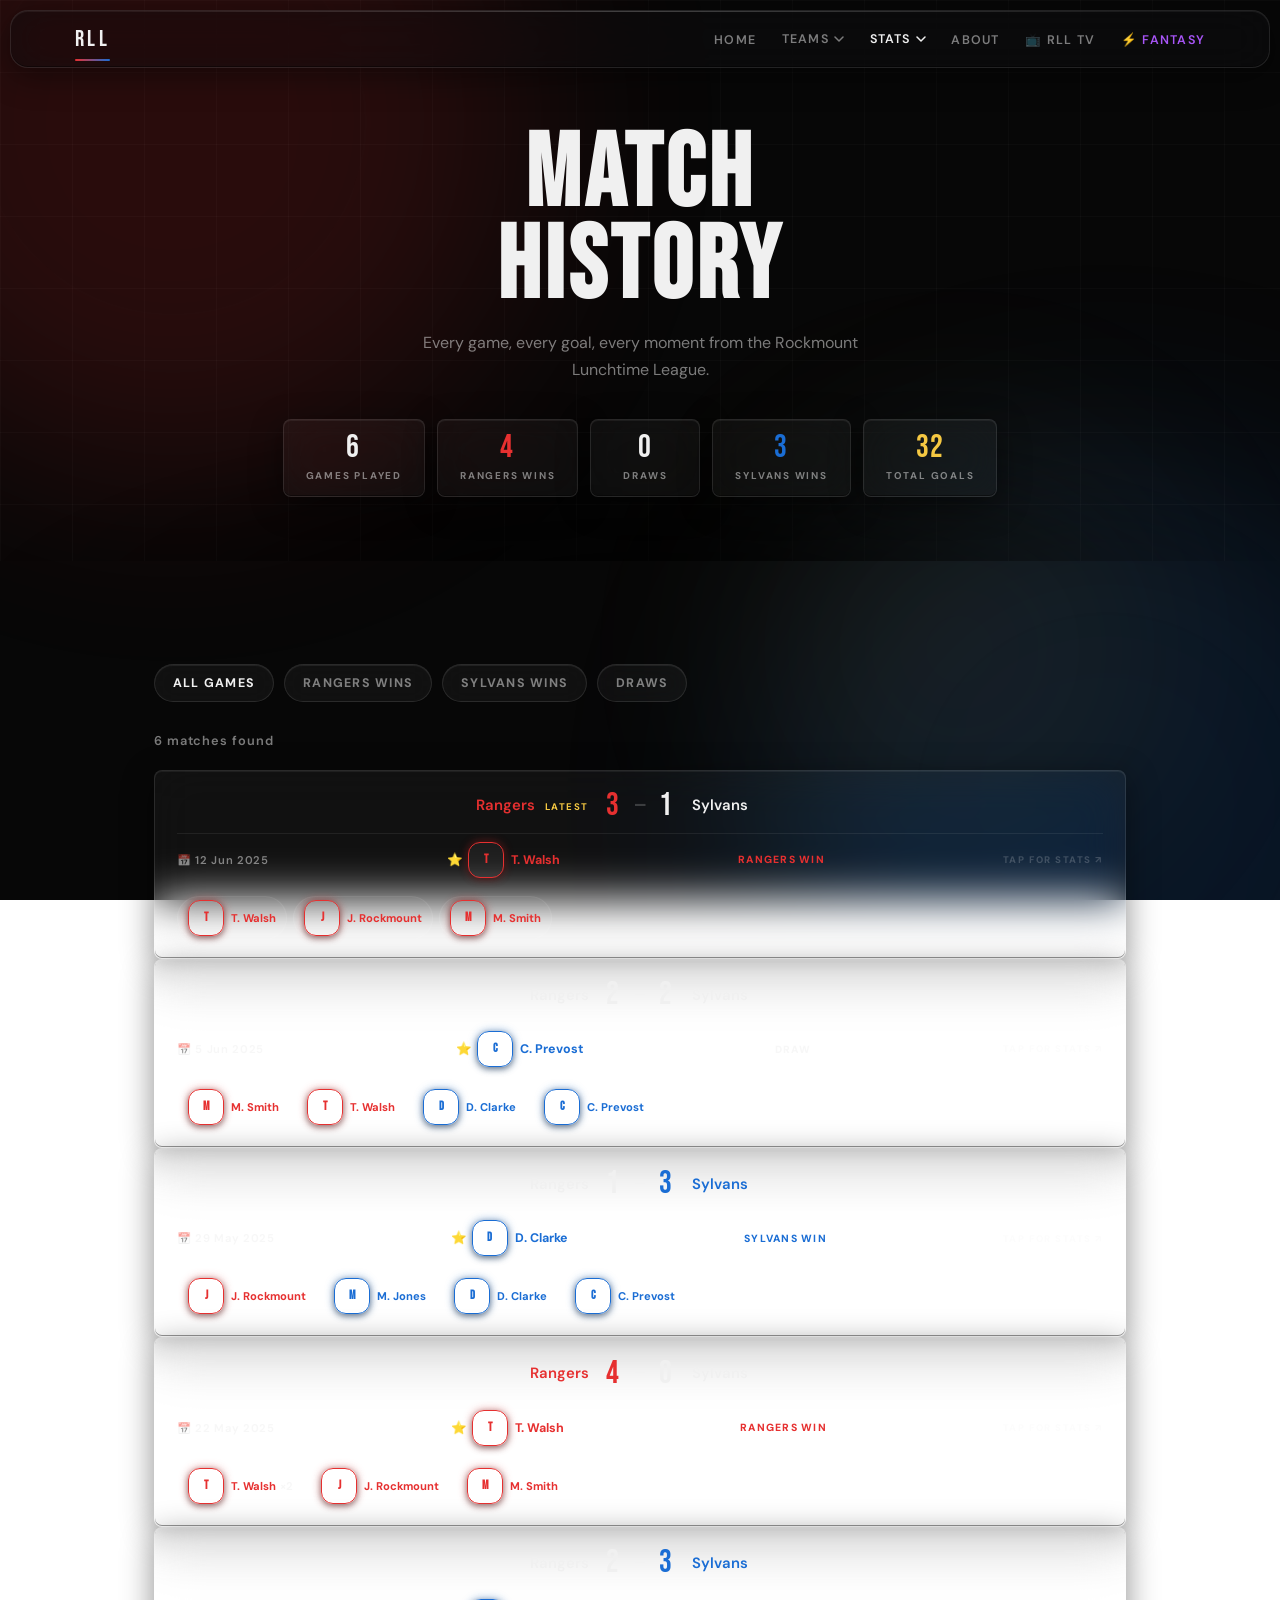
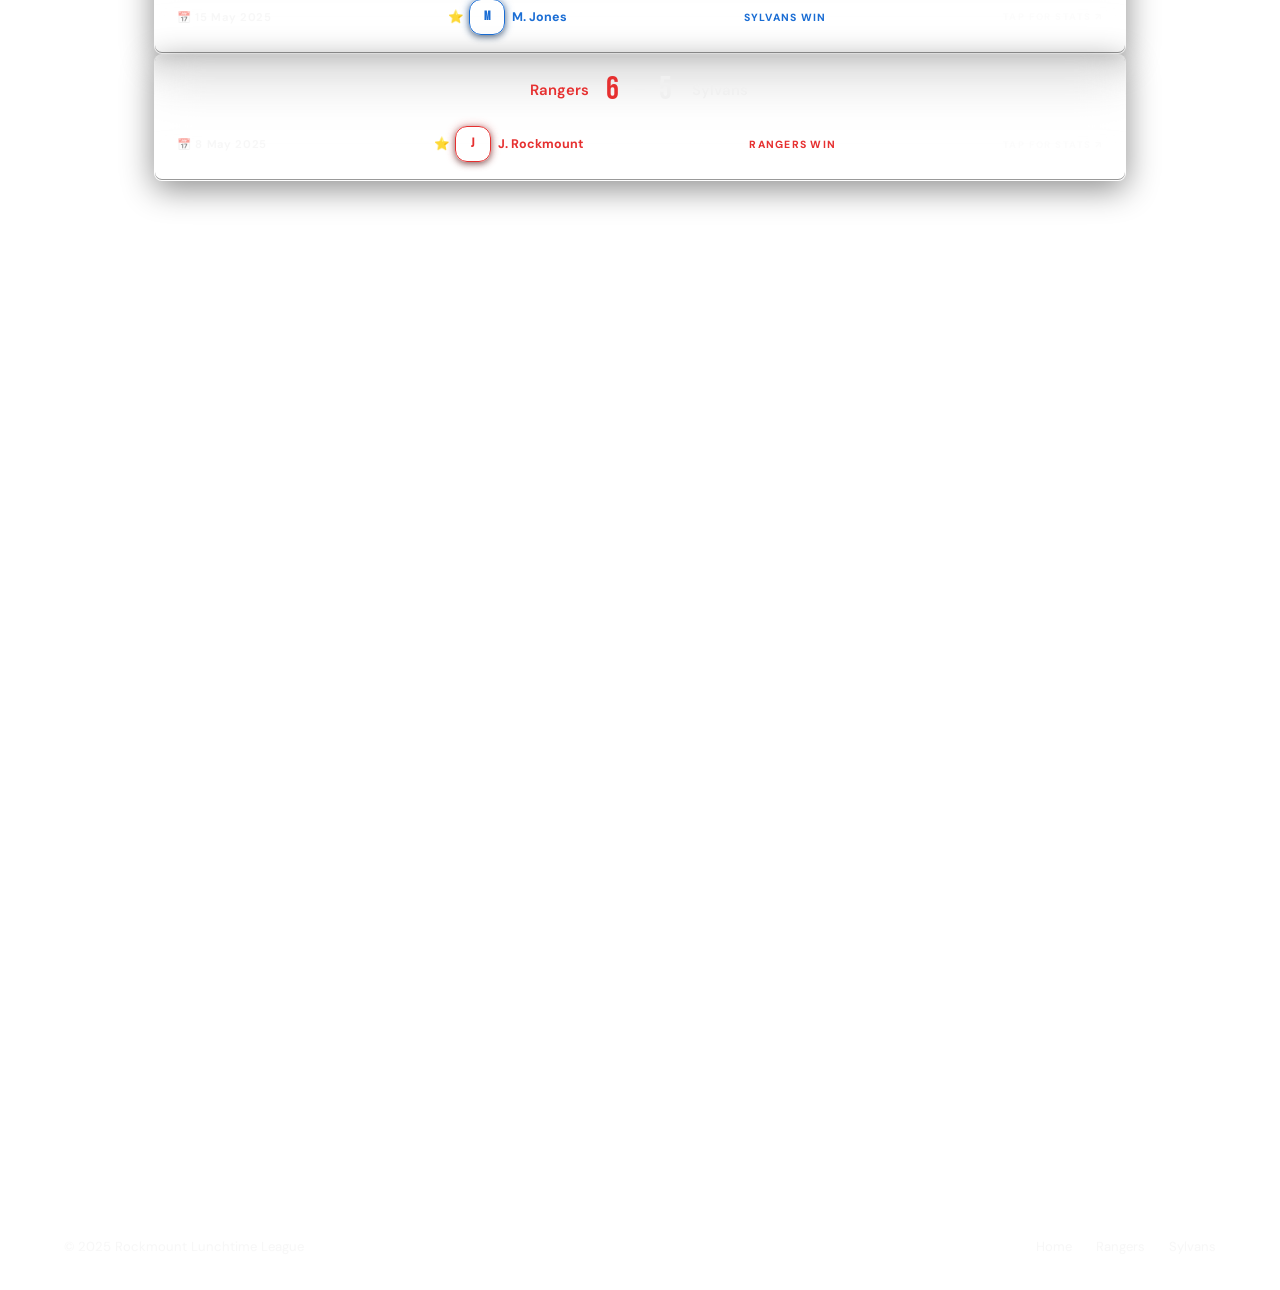
<file: history.html>
<!DOCTYPE html>
<html lang="en">
<head>
  <meta charset="UTF-8" />
  <meta name="viewport" content="width=device-width, initial-scale=1.0" />
  <title>Match History — Rockmount Lunchtime League</title>
  <link rel="stylesheet" href="css/style.css" />
  <link rel="stylesheet" href="css/v2.css"/>
  <style>
    .history-hero {
      padding: calc(var(--nav-h) + 72px) var(--pad-x) 64px;
      text-align: center; position: relative; overflow: hidden;
    }
    .history-hero::before {
      content:''; position:absolute; inset:0;
      background-image:
        linear-gradient(rgba(255,255,255,0.022) 1px, transparent 1px),
        linear-gradient(90deg, rgba(255,255,255,0.022) 1px, transparent 1px);
      background-size: 72px 72px;
    }
    .history-hero::after {
      content:''; position:absolute; inset:0;
      background: radial-gradient(ellipse 80% 55% at 50% 110%, rgba(0,0,0,0.85) 0%, transparent 65%);
    }
    .history-hero__inner { position: relative; z-index: 1; }
    .history-hero__title {
      font-family: var(--font-d);
      font-size: clamp(2.8rem, 8vw, 7rem);
      letter-spacing: 0.04em; line-height: 0.9;
      margin-bottom: 16px;
    }
    .history-hero__sub {
      color: var(--text-muted); font-size: 1rem; max-width: 480px; margin: 0 auto;
    }

    /* Summary strip */
    .summary-strip {
      display: flex; flex-wrap: wrap; gap: 12px;
      justify-content: center; margin-top: 36px;
    }
    .summary-chip {
      background: rgba(255,255,255,0.05);
      border: 1px solid var(--border);
      border-radius: 8px; padding: 12px 22px;
      text-align: center; min-width: 110px;
    }
    .summary-chip__val {
      font-family: var(--font-d);
      font-size: 2rem; letter-spacing: 0.05em; line-height: 1;
    }
    .summary-chip__lbl {
      font-size: 0.62rem; font-weight: 700;
      letter-spacing: 0.18em; text-transform: uppercase;
      color: var(--text-muted); margin-top: 4px;
    }

    /* Filters */
    .filters {
      display: flex; gap: 10px; flex-wrap: wrap;
      margin-bottom: 28px;
    }
    .filter-btn {
      padding: 8px 18px;
      background: var(--bg-card); border: 1px solid var(--border);
      border-radius: 100px; color: var(--text-muted);
      font-size: 0.78rem; font-weight: 700;
      letter-spacing: 0.1em; text-transform: uppercase;
      transition: all var(--t) var(--ease); cursor: pointer;
    }
    .filter-btn:hover { border-color: var(--border-md); color: var(--text); }
    .filter-btn.active {
      background: rgba(255,255,255,0.09);
      border-color: rgba(255,255,255,0.25);
      color: var(--text);
    }
    .filter-btn--syl.active  { background: rgba(230,48,48,0.12); border-color: var(--sylvans); color: var(--sylvans); }
    .filter-btn--cpfc.active { background: rgba(26,109,212,0.12); border-color: var(--cpfc);   color: var(--cpfc);   }
    .filter-btn--draw.active { background: rgba(255,255,255,0.07); }

    /* Stats grid below history */
    .history-stats {
      display: grid;
      grid-template-columns: repeat(auto-fit, minmax(220px, 1fr));
      gap: 16px; margin-top: 40px;
    }
    .history-stat-card {
      background: var(--bg-card); border: 1px solid var(--border);
      border-radius: var(--radius-lg); padding: 24px;
    }
    .history-stat-card__title {
      font-size: 0.68rem; font-weight: 700;
      letter-spacing: 0.16em; text-transform: uppercase;
      color: var(--text-muted); margin-bottom: 14px;
    }

    /* Biggest win card */
    .bw-score {
      font-family: var(--font-d); font-size: 2.2rem;
      letter-spacing: 0.05em; line-height: 1;
    }
    .bw-teams { font-size: 0.82rem; color: var(--text-muted); margin-top: 4px; }
    .bw-date  { font-size: 0.72rem; color: var(--text-dim);   margin-top: 2px; }

    @media(max-width:580px) {
      .summary-chip { min-width: 90px; padding: 10px 14px; }
    }
  </style>
</head>
<body>

<div class="page-transition"></div>
<nav class="nav" id="main-nav">
  <a class="nav__logo" href="index.html" data-transition>RLL</a>
  <ul class="nav__links" id="nav-links">
    <li class="nav__item"><a class="nav__link" href="index.html" data-transition>Home</a></li>
    <li class="nav__item" id="dd-teams">
      <button class="nav__item-btn" data-dropdown="teams">Teams<svg viewBox="0 0 10 6" fill="none"><path d="M1 1l4 4 4-4" stroke="currentColor" stroke-width="1.5" stroke-linecap="round" stroke-linejoin="round"/></svg></button>
      <ul class="nav__dropdown">
        <li class="nav__dropdown-item"><a class="nav__dropdown-link" href="sylvans.html" data-transition><span class="nav__dropdown-link__icon">🔴</span> Rangers</a></li>
        <li class="nav__dropdown-item"><a class="nav__dropdown-link" href="cpfc.html" data-transition><span class="nav__dropdown-link__icon">🔵</span> Sylvans</a></li>
      </ul>
    </li>
    <li class="nav__item" id="dd-stats">
      <button class="nav__item-btn" data-dropdown="stats">Stats<svg viewBox="0 0 10 6" fill="none"><path d="M1 1l4 4 4-4" stroke="currentColor" stroke-width="1.5" stroke-linecap="round" stroke-linejoin="round"/></svg></button>
      <ul class="nav__dropdown">
        <li class="nav__dropdown-item"><a class="nav__dropdown-link" href="players.html" data-transition><span class="nav__dropdown-link__icon">👤</span> Players</a></li>
        <li class="nav__dropdown-item"><a class="nav__dropdown-link" href="history.html" data-transition><span class="nav__dropdown-link__icon">📋</span> History</a></li>
      </ul>
    </li>
    <li class="nav__item"><a class="nav__link" href="announcements.html" data-transition>About</a></li>
    <li class="nav__item"><a class="nav__link" href="tv.html" data-transition>📺 RLL TV</a></li>
    <li class="nav__item nav__item--fantasy"><a class="nav__link" href="fantasy.html" data-transition style="color:#a855f7">&#x26A1; Fantasy</a></li>
  </ul>
  <button class="nav__toggle" aria-label="Toggle menu" id="nav-toggle"><span></span><span></span><span></span></button>
</nav>

<!-- ── NAV ── -->


<!-- ── HISTORY HERO ── -->
<section class="history-hero">
  <div class="history-hero__inner">
    <h1 class="history-hero__title">Match<br>History</h1>
    <p class="history-hero__sub">Every game, every goal, every moment from the Rockmount Lunchtime League.</p>

    <div class="summary-strip" id="summary-strip">
      <div class="summary-chip">
        <div class="summary-chip__val" id="total-games">—</div>
        <div class="summary-chip__lbl">Games Played</div>
      </div>
      <div class="summary-chip">
        <div class="summary-chip__val text-sylvans" id="syl-wins-chip">—</div>
        <div class="summary-chip__lbl">Rangers Wins</div>
      </div>
      <div class="summary-chip">
        <div class="summary-chip__val" id="draws-chip">—</div>
        <div class="summary-chip__lbl">Draws</div>
      </div>
      <div class="summary-chip">
        <div class="summary-chip__val text-cpfc" id="cpfc-wins-chip">—</div>
        <div class="summary-chip__lbl">Sylvans Wins</div>
      </div>
      <div class="summary-chip">
        <div class="summary-chip__val text-gold" id="total-goals-chip">—</div>
        <div class="summary-chip__lbl">Total Goals</div>
      </div>
    </div>
  </div>
</section>

<!-- ── FULL HISTORY ── -->
<section class="section">
  <div class="container">

    <!-- Filters -->
    <div class="filters">
      <button class="filter-btn active"     data-filter="all">All Games</button>
      <button class="filter-btn filter-btn--syl"  data-filter="sbfc">Rangers Wins</button>
      <button class="filter-btn filter-btn--cpfc" data-filter="cpfc">Sylvans Wins</button>
      <button class="filter-btn filter-btn--draw" data-filter="draw">Draws</button>
    </div>

    <!-- Count label -->
    <p id="filter-label" style="font-size:0.8rem;color:var(--text-muted);margin-bottom:18px;font-weight:600;letter-spacing:0.07em"></p>

    <!-- History list -->
    <div id="history-list-wrap">
      <div class="loading">Loading match history</div>
    </div>

    <!-- Extra stats -->
    <div class="history-stats" id="history-stats"></div>

  </div>
</section>

<!-- ── MOTM LEADERBOARD ── -->
<section class="section">
  <div class="container">
    <h2 class="section-title reveal"><span>Man of</span> the Match</h2>
    <p class="text-muted reveal" style="margin-bottom:24px;font-size:0.9rem">All-time award leaderboard</p>
    <div id="motm-wrap"><div class="loading">Loading</div></div>
  </div>
</section>

<!-- ── FOOTER ── -->
<footer class="footer">
  <p>© 2025 Rockmount Lunchtime League</p>
  <nav class="footer__links">
    <a href="index.html"   data-transition>Home</a>
    <a href="sylvans.html" data-transition>Rangers</a>
    <a href="cpfc.html"    data-transition>Sylvans</a>
  </nav>
</footer>

<script src="js/config.js"></script>
<script src="js/data.js"></script>
<script src="js/main.js"></script>
<script>
  let allHistory = [];

  function renderList(filter) {
    const filtered = allHistory.filter(m => {
      if (filter === "all")    return true;
      if (filter === "sbfc") return m.sylvans > m.cpfc;
      if (filter === "cpfc")   return m.cpfc > m.sylvans;
      if (filter === "draw")   return m.sylvans === m.cpfc;
    });

    const label = document.getElementById("filter-label");
    label.textContent = `${filtered.length} match${filtered.length !== 1 ? "es" : ""} found`;

    const wrap = document.getElementById("history-list-wrap");
    wrap.innerHTML = buildHistoryRows(filtered);

    // Re-observe new reveals
    wrap.querySelectorAll(".reveal").forEach(el => Reveal.observe(el));
  }

  document.addEventListener("DOMContentLoaded", async () => {
    const data = await RLLData.load();
    allHistory = data.history;

    /* Summary chips */
    const totalGoals = data.history.reduce((a, m) => a + m.sylvans + m.cpfc, 0);
    document.getElementById("total-games").textContent    = data.history.length;
    document.getElementById("syl-wins-chip").textContent  = data.sylvansWins;
    document.getElementById("draws-chip").textContent     = data.sylvansDraws;
    document.getElementById("cpfc-wins-chip").textContent = data.cpfcWins;
    document.getElementById("total-goals-chip").textContent = totalGoals;

    /* Render all games */
    renderList("all");

    /* Filter buttons */
    document.querySelectorAll(".filter-btn").forEach(btn => {
      btn.addEventListener("click", () => {
        document.querySelectorAll(".filter-btn").forEach(b => b.classList.remove("active"));
        btn.classList.add("active");
        renderList(btn.dataset.filter);
      });
    });

    /* Extra stats section */
    const avgGoals = data.history.length
      ? (data.history.reduce((a, m) => a + m.sylvans + m.cpfc, 0) / data.history.length).toFixed(1)
      : 0;

    const biggestWin = [...data.history].sort((a, b) => {
      return Math.abs(b.sylvans - b.cpfc) - Math.abs(a.sylvans - a.cpfc);
    })[0];

    const highScoring = [...data.history].sort((a, b) => {
      return (b.sylvans + b.cpfc) - (a.sylvans + a.cpfc);
    })[0];

    document.getElementById("history-stats").innerHTML = `
      <div class="history-stat-card reveal">
        <div class="history-stat-card__title">Avg Goals Per Game</div>
        <div style="font-family:var(--font-d);font-size:3rem;letter-spacing:0.04em;color:var(--gold)">${avgGoals}</div>
      </div>
      ${biggestWin ? `
      <div class="history-stat-card reveal">
        <div class="history-stat-card__title">Biggest Win</div>
        <div class="bw-score">
          <span class="${biggestWin.sylvans > biggestWin.cpfc ? 'text-sylvans' : 'text-cpfc'}">${biggestWin.sylvans}</span>
          <span style="color:var(--text-dim)"> — </span>
          <span class="${biggestWin.cpfc > biggestWin.sylvans ? 'text-cpfc' : 'text-sylvans'}">${biggestWin.cpfc}</span>
        </div>
        <div class="bw-teams">Rangers vs Sylvans</div>
        <div class="bw-date">${biggestWin.date}</div>
      </div>` : ""}
      ${highScoring ? `
      <div class="history-stat-card reveal">
        <div class="history-stat-card__title">Most Goals in a Game</div>
        <div class="bw-score text-gold">${highScoring.sylvans + highScoring.cpfc} goals</div>
        <div class="bw-teams">${highScoring.sylvans} — ${highScoring.cpfc}</div>
        <div class="bw-date">${highScoring.date}</div>
      </div>` : ""}
      <div class="history-stat-card reveal">
        <div class="history-stat-card__title">Goals Breakdown</div>
        <div style="display:flex;flex-direction:column;gap:10px;margin-top:6px">
          <div style="display:flex;justify-content:space-between;align-items:center">
            <span style="font-size:0.82rem;color:var(--text-muted)">Rangers</span>
            <span style="font-family:var(--font-d);font-size:1.5rem;color:var(--sylvans)">${data.sylvansGoalsFor}</span>
          </div>
          <div style="display:flex;justify-content:space-between;align-items:center">
            <span style="font-size:0.82rem;color:var(--text-muted)">Sylvans</span>
            <span style="font-family:var(--font-d);font-size:1.5rem;color:var(--cpfc)">${data.cpfcGoalsFor}</span>
          </div>
        </div>
      </div>
    `;

    /* MOTM */
    document.getElementById("motm-wrap").innerHTML = buildMOTMLeaderboard(data.history);

    document.querySelectorAll(".reveal").forEach(el => {
      if (!el.classList.contains("visible")) Reveal.observe(el);
    });
  });
</script>
</body>
</html>
</file>
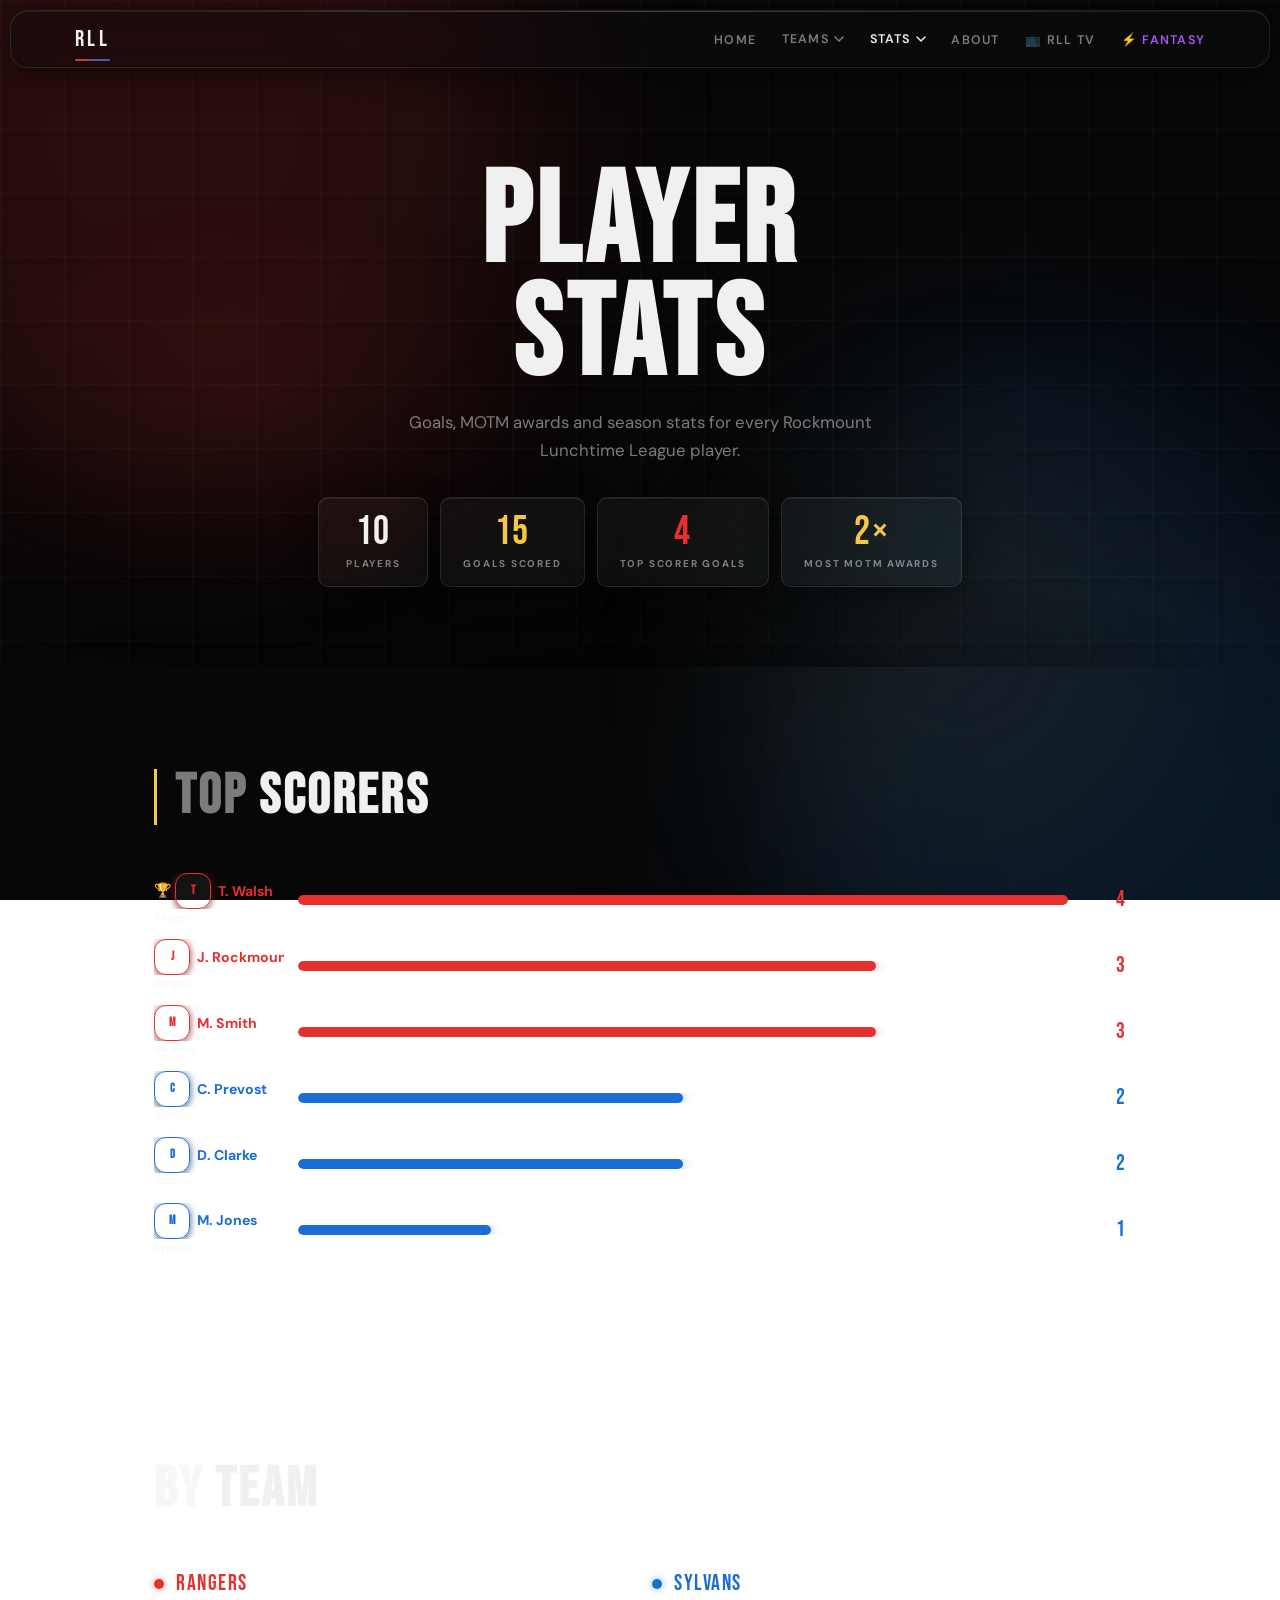
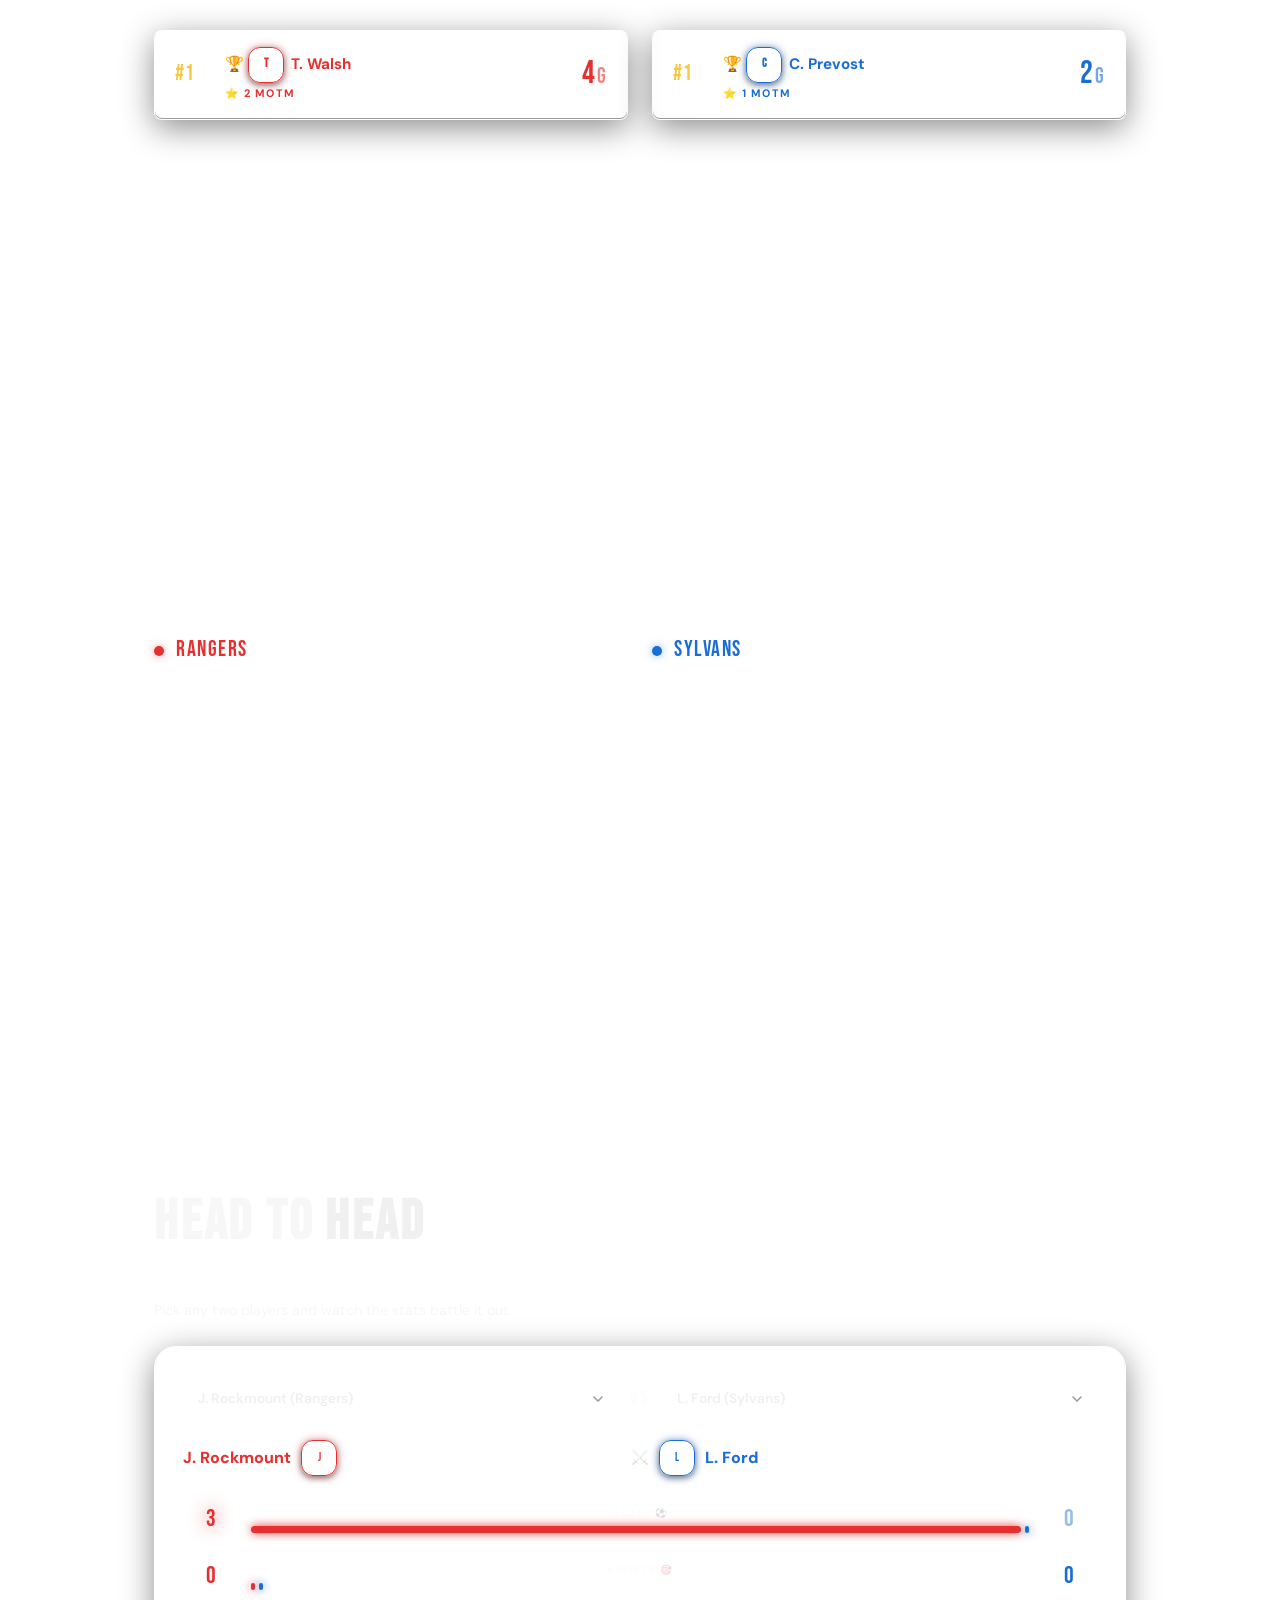
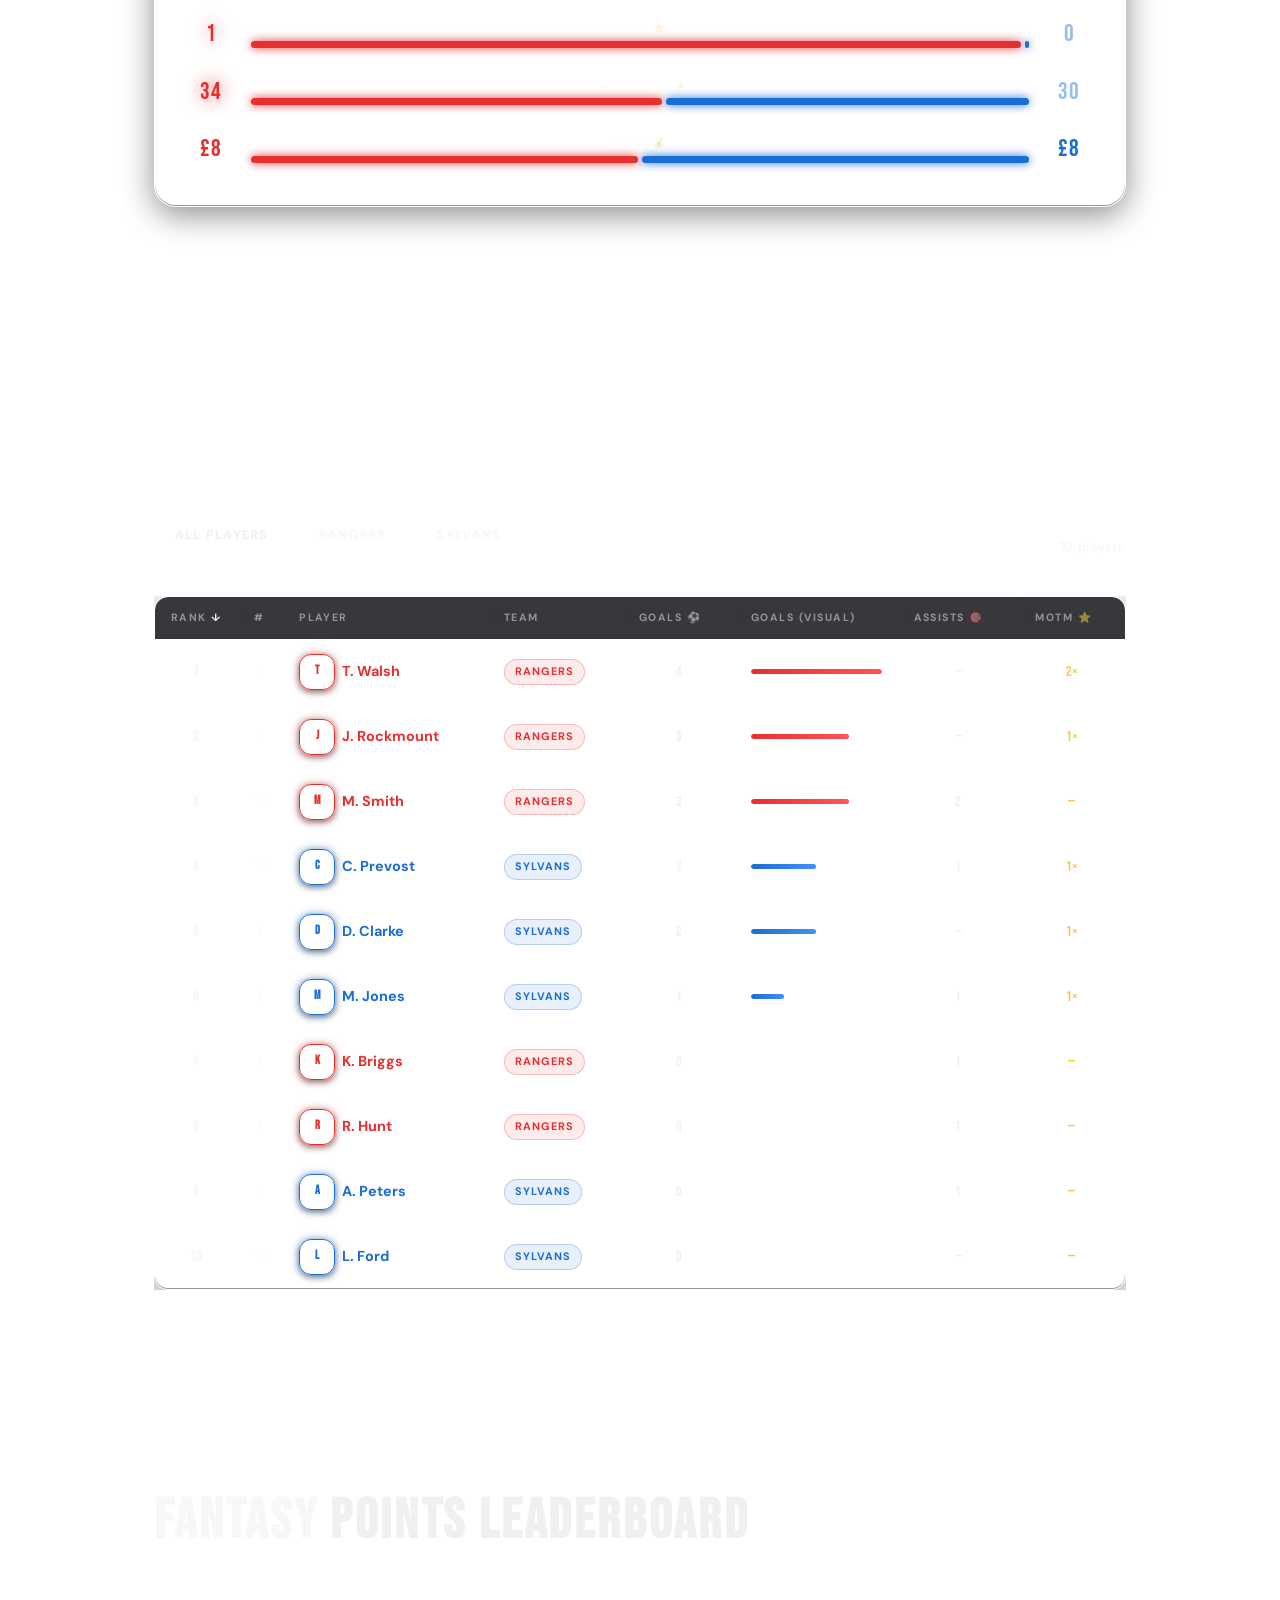
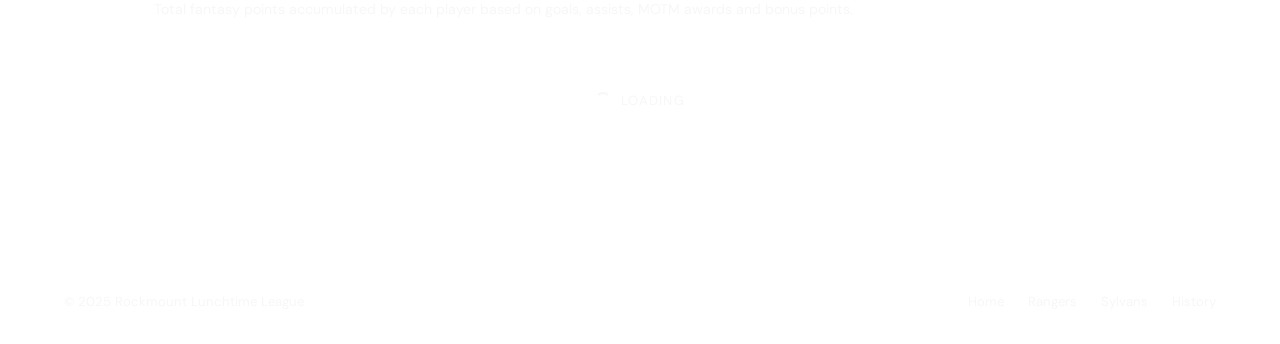
<file: players.html>
<!DOCTYPE html>
<html lang="en">
<head>
  <meta charset="UTF-8" />
  <meta name="viewport" content="width=device-width, initial-scale=1.0" />
  <title>Player Stats — Rockmount Lunchtime League</title>
  <link rel="stylesheet" href="css/style.css" />
  <link rel="stylesheet" href="css/v2.css"/>
  <style>
    /* ── Two-tone section titles ── */
    .section-accent-syl { border-left: 3px solid var(--sylvans); padding-left: 18px; }
    .section-accent-cpfc { border-left: 3px solid var(--cpfc); padding-left: 18px; }
    .section-accent-gold { border-left: 3px solid var(--gold); padding-left: 18px; }

    /* ── Side-by-side two-team leaderboards ── */
    .dual-lb { display: grid; grid-template-columns: 1fr 1fr; gap: 24px; }
    @media(max-width:680px) { .dual-lb { grid-template-columns: 1fr; } }

    .team-lb-block { display: flex; flex-direction: column; gap: 12px; }
    .team-lb-header {
      display: flex; align-items: center; gap: 12px;
      padding-bottom: 14px; border-bottom: 1px solid var(--border);
    }
    .team-lb-header__dot {
      width: 10px; height: 10px; border-radius: 50%; flex-shrink: 0;
    }
    .team-lb-header__name {
      font-family: var(--font-d); font-size: 1.4rem; letter-spacing: 0.07em;
    }

    /* ── MOTM split ── */
    .motm-split { display: grid; grid-template-columns: 1fr 1fr; gap: 24px; }
    @media(max-width:680px) { .motm-split { grid-template-columns: 1fr; } }

    /* ── Overall top scorers bar chart ── */
    .scorer-bars { display: flex; flex-direction: column; gap: 12px; }
    .scorer-bar-row {
      display: grid;
      grid-template-columns: 130px 1fr 44px;
      align-items: center;
      gap: 14px;
    }
    @media(max-width:480px) { .scorer-bar-row { grid-template-columns: 90px 1fr 36px; } }
    .scorer-bar-row__name {
      font-weight: 700; font-size: 0.88rem;
      white-space: nowrap; overflow: hidden; text-overflow: ellipsis;
    }
    .scorer-bar-row__sub { font-size: 0.68rem; color: var(--text-muted); }
    .scorer-bar-row__track {
      height: 10px; background: rgba(255,255,255,0.05);
      border-radius: 100px; overflow: hidden; position: relative;
    }
    .scorer-bar-row__fill {
      height: 100%; border-radius: 100px;
      width: 0%; transition: width 1.3s cubic-bezier(0.25, 0.46, 0.45, 0.94);
    }
    .scorer-bar-row__val {
      font-family: var(--font-d); font-size: 1.4rem;
      letter-spacing: 0.04em; text-align: right;
    }

    /* ── Highlight row for leader ── */
    .scorer-bar-row--1st .scorer-bar-row__track {
      background: rgba(255,255,255,0.08);
    }

    /* ── Empty state ── */
    .empty-state {
      text-align: center; padding: 40px 20px;
      color: var(--text-muted); font-size: 0.9rem;
      border: 1px dashed var(--border);
      border-radius: var(--radius-lg);
    }

    /* ── Table controls ── */
    .table-controls {
      display: flex; align-items: center; justify-content: space-between;
      flex-wrap: wrap; gap: 12px; margin-bottom: 18px;
    }
    .table-count {
      font-size: 0.78rem; color: var(--text-muted); font-weight: 600;
      letter-spacing: 0.06em;
    }

    /* ── Sticky table header ── */
    .stats-table thead th {
      position: sticky; top: 0; z-index: 2;
    }
  </style>
</head>
<body>

<div class="page-transition"></div>
<nav class="nav" id="main-nav">
  <a class="nav__logo" href="index.html" data-transition>RLL</a>
  <ul class="nav__links" id="nav-links">
    <li class="nav__item"><a class="nav__link" href="index.html" data-transition>Home</a></li>
    <li class="nav__item" id="dd-teams">
      <button class="nav__item-btn" data-dropdown="teams">Teams<svg viewBox="0 0 10 6" fill="none"><path d="M1 1l4 4 4-4" stroke="currentColor" stroke-width="1.5" stroke-linecap="round" stroke-linejoin="round"/></svg></button>
      <ul class="nav__dropdown">
        <li class="nav__dropdown-item"><a class="nav__dropdown-link" href="sylvans.html" data-transition><span class="nav__dropdown-link__icon">🔴</span> Rangers</a></li>
        <li class="nav__dropdown-item"><a class="nav__dropdown-link" href="cpfc.html" data-transition><span class="nav__dropdown-link__icon">🔵</span> Sylvans</a></li>
      </ul>
    </li>
    <li class="nav__item" id="dd-stats">
      <button class="nav__item-btn" data-dropdown="stats">Stats<svg viewBox="0 0 10 6" fill="none"><path d="M1 1l4 4 4-4" stroke="currentColor" stroke-width="1.5" stroke-linecap="round" stroke-linejoin="round"/></svg></button>
      <ul class="nav__dropdown">
        <li class="nav__dropdown-item"><a class="nav__dropdown-link" href="players.html" data-transition><span class="nav__dropdown-link__icon">👤</span> Players</a></li>
        <li class="nav__dropdown-item"><a class="nav__dropdown-link" href="history.html" data-transition><span class="nav__dropdown-link__icon">📋</span> History</a></li>
      </ul>
    </li>
    <li class="nav__item"><a class="nav__link" href="announcements.html" data-transition>About</a></li>
    <li class="nav__item"><a class="nav__link" href="tv.html" data-transition>📺 RLL TV</a></li>
    <li class="nav__item nav__item--fantasy"><a class="nav__link" href="fantasy.html" data-transition style="color:#a855f7">&#x26A1; Fantasy</a></li>
  </ul>
  <button class="nav__toggle" aria-label="Toggle menu" id="nav-toggle"><span></span><span></span><span></span></button>
</nav>

<!-- ── NAV ── -->


<!-- ── HERO ── -->
<section class="players-hero">
  <div class="players-hero__inner">
    <h1 class="players-hero__title">Player<br>Stats</h1>
    <p class="players-hero__sub">
      Goals, MOTM awards and season stats for every Rockmount Lunchtime League player.
    </p>
    <div class="players-hero__stats" id="hero-stats">
      <!-- injected -->
    </div>
  </div>
</section>

<!-- ── TOP SCORERS — ALL ── -->
<section class="section">
  <div class="container">
    <h2 class="section-title section-accent-gold reveal"><span>Top</span> Scorers</h2>
    <div class="scorer-bars reveal" id="top-scorers-bars">
      <div class="loading">Loading</div>
    </div>
  </div>
</section>

<!-- ── TOP SCORERS — PER TEAM ── -->
<section class="section">
  <div class="container">
    <h2 class="section-title reveal"><span>By</span> Team</h2>
    <div class="dual-lb" id="team-scorer-lb">
      <div class="loading">Loading</div>
    </div>
  </div>
</section>

<!-- ── MOTM LEADERBOARD ── -->
<section class="section">
  <div class="container">
    <h2 class="section-title section-accent-gold reveal"><span>Man of</span> the Match</h2>
    <div class="motm-split" id="motm-split">
      <div class="loading">Loading</div>
    </div>
  </div>
</section>

<!-- ── HEAD-TO-HEAD COMPARATOR ── -->
<section class="section">
  <div class="container">
    <h2 class="section-title reveal"><span>Head to</span> Head</h2>
    <p class="text-muted reveal" style="margin-bottom:24px;font-size:.88rem">Pick any two players and watch the stats battle it out.</p>
    <div class="h2h reveal" id="h2h-card">
      <div class="h2h__pickers">
        <select id="h2h-a" aria-label="Player one"></select>
        <span class="h2h__vs">VS</span>
        <select id="h2h-b" aria-label="Player two"></select>
      </div>
      <div id="h2h-body"><div class="h2h__empty">Choose two players above ☝️</div></div>
    </div>
  </div>
</section>



<!-- ── FULL STATS TABLE ── -->
<section class="section">
  <div class="container">
    <h2 class="section-title reveal"><span>All</span> Players</h2>

    <div class="table-controls">
      <div class="team-filter-tabs">
        <button class="team-tab active--all" data-team="all">All Players</button>
        <button class="team-tab" data-team="Rangers">Rangers</button>
        <button class="team-tab" data-team="Sylvans">Sylvans</button>
      </div>
      <span class="table-count" id="table-count"></span>
    </div>

    <div class="stats-table-wrap reveal" id="stats-table-wrap">
      <div class="loading">Loading player data</div>
    </div>
  </div>
</section>

<!-- ── FOOTER ── -->

<!-- ── FANTASY POINTS LEADERBOARD ── -->
<section class="section" id="fantasy-lb-section">
  <div class="container">
    <h2 class="section-title reveal"><span>Fantasy</span> Points Leaderboard</h2>
    <p class="text-muted reveal" style="margin-bottom:24px;font-size:.88rem">Total fantasy points accumulated by each player based on goals, assists, MOTM awards and bonus points.</p>
    <div id="fantasy-lb-wrap" class="reveal"><div class="loading">Loading</div></div>
  </div>
</section>

<footer class="footer">
  <p>© 2025 Rockmount Lunchtime League</p>
  <nav class="footer__links">
    <a href="index.html"   data-transition>Home</a>
    <a href="sylvans.html" data-transition>Rangers</a>
    <a href="cpfc.html"    data-transition>Sylvans</a>
    <a href="history.html" data-transition>History</a>
  </nav>
</footer>

<script src="js/config.js"></script>
<script src="js/data.js"></script>
<script src="js/main.js"></script>
<script>
  /* ── state ── */
  let allPlayers = [];
  let sortCol    = "rank";
  let sortDir    = "desc";
  let teamFilter = "all";

  /* ── top scorer bars ── */
  function buildTopScorerBars(players) {
    const scorers = RLLData.topScorers(players, 8);
    if (!scorers.length) return `<div class="empty-state">No scorer data yet — it will appear here once scorers are added to the history sheet.</div>`;

    const max = scorers[0].goals;
    return scorers.map((p, i) => {
      const pct  = Math.round((p.goals / max) * 100);
      const team = p.team === RLL_CONFIG.TEAMS.SYLVANS.key ? "sylvans"
                 : p.team === RLL_CONFIG.TEAMS.Sylvans.key    ? "cpfc"
                 : "unknown";
      const color = team === "sylvans" ? "var(--sylvans)"
                  : team === "cpfc"    ? "var(--cpfc)"
                  : "rgba(255,255,255,0.4)";
      const glow  = team === "sylvans" ? "var(--sylvans-glow)"
                  : team === "cpfc"    ? "var(--cpfc-glow)"
                  : "transparent";
      return `
        <div class="scorer-bar-row${i === 0 ? " scorer-bar-row--1st" : ""} reveal"
             style="transition-delay:${i * 50}ms">
          <div>
            <div class="scorer-bar-row__name">${i === 0 ? "🏆 " : ""}${linkPlayerName(p.name)}</div>
            <div class="scorer-bar-row__sub">${p.team}</div>
          </div>
          <div class="scorer-bar-row__track">
            <div class="scorer-bar-row__fill stats-bar-animate"
                 data-pct="${pct}"
                 style="background:linear-gradient(90deg,${color},${color});box-shadow:0 0 12px ${glow}">
            </div>
          </div>
          <div class="scorer-bar-row__val" style="color:${color}">${p.goals}</div>
        </div>
      `;
    }).join("");
  }

  /* ── per-team scorer leaderboard ── */
  function buildTeamScorerList(players, teamKey, accentColor, labelClass) {
    const top = RLLData.topScorers(players.filter(p => p.team === teamKey), 5);
    if (!top.length) return `<div class="empty-state" style="padding:20px;font-size:0.8rem">No scorer data yet</div>`;

    return top.map((p, i) => `
      <div class="scorer-lb-item${i === 0 ? " scorer-lb-item--1st" : ""} reveal" style="transition-delay:${i*40}ms">
        <div class="scorer-lb-pos">#${i + 1}</div>
        <div class="scorer-lb-info">
          <div class="scorer-lb-name">${i === 0 ? "🏆 " : ""}${linkPlayerName(p.name)}</div>
          <div class="scorer-lb-team ${labelClass}">${p.motmAwards ? `⭐ ${p.motmAwards} MOTM` : "No MOTM yet"}</div>
        </div>
        <div class="scorer-lb-stat" style="color:${accentColor}">
          ${p.goals}<span style="font-size:0.7em;opacity:0.6">g</span>
        </div>
      </div>
    `).join("");
  }

  /* ── per-team MOTM leaderboard ── */
  function buildTeamMOTMList(players, teamKey, accentColor, labelClass) {
    const top = RLLData.topMOTM(players.filter(p => p.team === teamKey), 5);
    if (!top.length) return `<div class="empty-state" style="padding:20px;font-size:0.8rem">No MOTM data yet</div>`;

    return top.map((p, i) => `
      <div class="scorer-lb-item${i === 0 ? " scorer-lb-item--1st" : ""} reveal" style="transition-delay:${i*40}ms">
        <div class="scorer-lb-pos">#${i + 1}</div>
        <div class="scorer-lb-info">
          <div class="scorer-lb-name">${i === 0 ? "⭐ " : ""}${linkPlayerName(p.name)}</div>
          <div class="scorer-lb-team ${labelClass}">${p.goals ? `⚽ ${p.goals} goals` : "No goals yet"}</div>
        </div>
        <div class="scorer-lb-stat" style="color:var(--gold)">
          ${p.motmAwards}<span style="font-size:0.7em;opacity:0.6">×</span>
        </div>
      </div>
    `).join("");
  }

  /* ── full stats table ── */
  function buildStatsTable(players, filter, sortBy, dir) {
    let rows = filter === "all" ? players : players.filter(p => p.team === filter);

    // Pre-compute rank value for each row: goals + floor(assists/3)
    rows.forEach(p => { p._rank = (p.goals || 0) + Math.floor((p.assists || 0) / 3); });

    // Sort
    rows = [...rows].sort((a, b) => {
      let av = sortBy === "rank" ? a._rank : a[sortBy];
      let bv = sortBy === "rank" ? b._rank : b[sortBy];
      if (typeof av === "string") av = av.toLowerCase();
      if (typeof bv === "string") bv = bv.toLowerCase();
      if (av < bv) return dir === "asc" ? -1 : 1;
      if (av > bv) return dir === "asc" ? 1 : -1;
      return 0;
    });

    document.getElementById("table-count").textContent = `${rows.length} player${rows.length !== 1 ? "s" : ""}`;

    if (!rows.length) return `<div class="empty-state">No players match this filter.</div>`;

    const maxGoals   = Math.max(...rows.map(p => p.goals), 1);
    const maxAssists = Math.max(...rows.map(p => p.assists || 0), 1);
    const maxMOTM    = Math.max(...rows.map(p => p.motmAwards), 1);

    const th = (col, label, cls = "") => {
      const active = sortCol === col;
      const dirCls = active ? (sortDir === "desc" ? "sort-desc" : "sort-asc") : "";
      return `<th class="${dirCls} ${cls}" data-sort="${col}">${label}</th>`;
    };

    return `
      <table class="stats-table" id="the-stats-table">
        <thead>
          <tr>
            ${th("rank",  "Rank")}
            ${th("number", "#")}
            ${th("name",   "Player")}
            ${th("team",   "Team")}
            ${th("goals",  "Goals ⚽")}
            <th class="col-bar">Goals (visual)</th>
            ${th("assists", "Assists 🎯")}
            ${th("motmAwards", "MOTM ⭐")}
          </tr>
        </thead>
        <tbody>
          ${rows.map((p, i) => {
            const team = p.team === RLL_CONFIG.TEAMS.SYLVANS.key ? "sylvans"
                       : p.team === RLL_CONFIG.TEAMS.Sylvans.key    ? "cpfc"
                       : "unknown";
            const badgeCls = team === "sylvans" ? "stats-table__team-badge--sylvans"
                           : team === "cpfc"    ? "stats-table__team-badge--cpfc"
                           : "";
            const barCls   = team === "sylvans" ? "stats-table__bar-fill--sylvans"
                           : team === "cpfc"    ? "stats-table__bar-fill--cpfc"
                           : "stats-table__bar-fill--unknown";
            const goalPct  = Math.round((p.goals / maxGoals) * 100);
            const motmPct  = Math.round((p.motmAwards / maxMOTM) * 100);

            return `
              <tr>
                <td class="stats-table__num" style="font-weight:700;color:var(--text-muted)">${i + 1}</td>
                <td class="stats-table__num">${p.number || "—"}</td>
                <td class="stats-table__name">${linkPlayerName(p.name)}</td>
                <td>
                  <span class="stats-table__team-badge ${badgeCls}">${p.team}</span>
                </td>
                <td class="stats-table__val stats-table__val--goals">${p.goals}</td>
                <td class="col-bar">
                  <div class="stats-table__bar-wrap">
                    <div class="stats-table__bar-track">
                      <div class="stats-table__bar-fill ${barCls} stats-bar-animate" data-pct="${goalPct}"></div>
                    </div>
                  </div>
                </td>
                <td class="stats-table__val">${p.assists > 0 ? p.assists : "—"}</td>
                <td class="stats-table__val stats-table__val--motm">${p.motmAwards > 0 ? p.motmAwards + "×" : "—"}</td>
              </tr>
            `;
          }).join("")}
        </tbody>
      </table>
    `;
  }


  /* ── Fantasy points leaderboard ── */
  function renderFantasyLb(players) {
    const sorted = [...players]
      .filter(p => (p.fantasyPts || 0) > 0 || (p.goals || 0) > 0 || (p.assists || 0) > 0 || (p.motmAwards || 0) > 0)
      .sort((a,b) => (b.fantasyPts || 0) - (a.fantasyPts || 0))
      .slice(0, 15);

    if (!sorted.length) {
      document.getElementById("fantasy-lb-wrap").innerHTML = '<div class="empty-state" style="padding:20px;font-size:.85rem;color:var(--text-muted)">No fantasy data yet</div>';
      return;
    }

    const max = sorted[0].fantasyPts || 1;
    document.getElementById("fantasy-lb-wrap").innerHTML = sorted.map((p, i) => {
      const team = p.team === RLL_CONFIG.TEAMS.SYLVANS.key ? "sylvans"
                 : p.team === RLL_CONFIG.TEAMS.Sylvans.key    ? "cpfc" : "unknown";
      const col  = team === "sylvans" ? "var(--sylvans)" : team === "cpfc" ? "var(--cpfc)" : "var(--text-muted)";
      const pct  = Math.round(((p.fantasyPts || 0) / max) * 100);
      const medals = ["🏆","🥈","🥉"];
      return `
        <div class="scorer-lb-item${i === 0 ? " scorer-lb-item--1st" : ""} reveal" style="transition-delay:${i*30}ms">
          <div class="scorer-lb-pos" style="${i<3?"color:var(--gold)":""}">${medals[i] || (i+1)}</div>
          <div>
            <div class="scorer-lb-name player-link pa" data-player="${p.name}" style="color:${col}">${playerAvatarHTML(p)}<span>${p.name}</span></div>
            <div class="scorer-lb-team" style="color:${col};font-size:.68rem;font-weight:700;letter-spacing:.1em;text-transform:uppercase">${p.team}</div>
          </div>
          <div style="flex:1;margin:0 16px">
            <div style="height:6px;background:rgba(255,255,255,.06);border-radius:100px;overflow:hidden">
              <div class="stats-bar-animate" data-pct="${pct}" style="height:100%;border-radius:100px;background:${col};width:0%;transition:width 1.2s var(--ease)"></div>
            </div>
          </div>
          <div class="scorer-lb-stat" style="color:var(--fantasy-lt,#a855f7)">${p.fantasyPts || 0}<span style="font-size:.65rem;color:var(--text-muted);margin-left:3px">pts</span></div>
        </div>`;
    }).join("");
    animateStatBars();
    PlayerPopup.attachAll(document.getElementById("fantasy-lb-wrap"));
    document.querySelectorAll("#fantasy-lb-wrap .reveal").forEach(el => Reveal.observe(el));
  }
  /* ── animate stat bars ── */
  function animateStatBars() {
    document.querySelectorAll(".stats-bar-animate").forEach(bar => {
      const pct = bar.dataset.pct || "0";
      requestAnimationFrame(() => { bar.style.width = pct + "%"; });
    });
  }

  /* ── HEAD-TO-HEAD COMPARATOR ── */
  function initH2H(players) {
    const selA = document.getElementById("h2h-a");
    const selB = document.getElementById("h2h-b");
    const body = document.getElementById("h2h-body");
    if (!selA || !selB) return;

    const list = [...players]
      .filter(p => p.team !== "Unknown")
      .sort((a,b) => a.name.localeCompare(b.name));

    const opts = `<option value="">Select player…</option>` +
      list.map(p => `<option value="${p.name}">${p.name} (${p.team})</option>`).join("");
    selA.innerHTML = opts;
    selB.innerHTML = opts;

    // Sensible defaults: top two fantasy scorers
    const byPts = [...list].sort((a,b) => (b.fantasyPts||0) - (a.fantasyPts||0));
    if (byPts[0]) selA.value = byPts[0].name;
    if (byPts[1]) selB.value = byPts[1].name;

    function colOf(p) { return PlayerPopup.teamColor(p.team); }

    function row(label, va, vb, ca, cb, fmtA, fmtB) {
      const aWins = va > vb, bWins = vb > va;
      const tot = (va + vb) || 1;
      return `
        <div class="h2h__row">
          <div class="h2h__val ${aWins?"h2h__win":""}" style="color:${aWins?ca:"var(--text-muted)"}">${fmtA ?? va}</div>
          <div class="h2h__mid">
            <div class="h2h__lbl">${label}</div>
            <div class="h2h__bars">
              <div class="h2h__bar-a" style="flex:${Math.max(va/tot,0.04)};background:linear-gradient(90deg,${ca},${ca});box-shadow:0 0 10px ${ca}55"></div>
              <div class="h2h__bar-b" style="flex:${Math.max(vb/tot,0.04)};background:linear-gradient(270deg,${cb},${cb});box-shadow:0 0 10px ${cb}55"></div>
            </div>
          </div>
          <div class="h2h__val ${bWins?"h2h__win":""}" style="color:${bWins?cb:"var(--text-muted)"}">${fmtB ?? vb}</div>
        </div>`;
    }

    function render() {
      const a = allPlayers.find(p => p.name === selA.value);
      const b = allPlayers.find(p => p.name === selB.value);
      if (!a || !b) { body.innerHTML = `<div class="h2h__empty">Choose two players above ☝️</div>`; return; }
      if (a.name === b.name) { body.innerHTML = `<div class="h2h__empty">That's the same player twice 😅 — pick a rival!</div>`; return; }
      const ca = colOf(a), cb = colOf(b);

      body.innerHTML = `
        <div style="display:flex;justify-content:space-between;align-items:center;gap:12px;margin-bottom:14px;padding-bottom:14px;border-bottom:1px solid var(--glass-border,rgba(255,255,255,.1))">
          <div class="player-link pa pa--lg" data-player="${a.name}" style="color:${ca};font-weight:800;min-width:0">${playerAvatarHTML(a,"pa--lg")}<span style="white-space:nowrap;overflow:hidden;text-overflow:ellipsis">${a.name}</span></div>
          <div class="player-link pa pa--lg" data-player="${b.name}" style="color:${cb};font-weight:800;min-width:0;flex-direction:row-reverse;text-align:right">${playerAvatarHTML(b,"pa--lg")}<span style="white-space:nowrap;overflow:hidden;text-overflow:ellipsis">${b.name}</span></div>
        </div>
        ${row("Goals ⚽",        a.goals||0,      b.goals||0,      ca, cb)}
        ${row("Assists 🎯",     a.assists||0,    b.assists||0,    ca, cb)}
        ${row("MOTM ⭐",        a.motmAwards||0, b.motmAwards||0, ca, cb)}
        ${row("Fantasy Pts ⚡", a.fantasyPts||0, b.fantasyPts||0, ca, cb)}
        ${row("Price 💰",       a.price||0,      b.price||0,      ca, cb, "£"+(a.price||0), "£"+(b.price||0))}
      `;
      PlayerPopup.attachAll(body);
    }

    selA.addEventListener("change", render);
    selB.addEventListener("change", render);
    render();
  }

  /* ── render table ── */
  function renderTable() {
    const wrap = document.getElementById("stats-table-wrap");
    wrap.innerHTML = buildStatsTable(allPlayers, teamFilter, sortCol, sortDir);

    // Sort headers
    wrap.querySelectorAll("th[data-sort]").forEach(th => {
      th.addEventListener("click", () => {
        const col = th.dataset.sort;
        if (sortCol === col) {
          sortDir = sortDir === "desc" ? "asc" : "desc";
        } else {
          sortCol = col;
          sortDir = col === "name" || col === "team" ? "asc" : "desc";
        }
        renderTable();
        animateStatBars();
      });
    });

    animateStatBars();
    wrap.querySelectorAll(".reveal").forEach(el => Reveal.observe(el));
  }

  /* ── HEAD-TO-HEAD COMPARATOR ── */
  function initH2H(players) {
    const selA = document.getElementById("h2h-a");
    const selB = document.getElementById("h2h-b");
    const body = document.getElementById("h2h-body");
    if (!selA || !selB) return;

    const sorted = [...players]
      .filter(p => p.team !== "Unknown")
      .sort((a,b) => a.name.localeCompare(b.name));
    const opts = `<option value="">— Select player —</option>` +
      sorted.map(p => `<option value="${p.name.replace(/"/g,"&quot;")}">${p.name} (${p.team})</option>`).join("");
    selA.innerHTML = opts;
    selB.innerHTML = opts;

    // Pre-select two biggest hitters for instant wow
    const byPts = [...sorted].sort((a,b) => (b.fantasyPts||0) - (a.fantasyPts||0));
    if (byPts.length >= 2) { selA.value = byPts[0].name; selB.value = byPts[1].name; }

    function colOf(p) {
      return p.team === RLL_CONFIG.TEAMS.SYLVANS.key ? "var(--sylvans)"
           : p.team === RLL_CONFIG.TEAMS.Sylvans.key    ? "var(--cpfc)"
           : "rgba(255,255,255,0.5)";
    }

    function row(label, va, vb, ca, cb, fmt = v => v) {
      const aWin = va > vb, bWin = vb > va;
      const tot  = (va + vb) || 1;
      return `
        <div class="h2h__row">
          <div class="h2h__val ${aWin ? "h2h__win" : ""}" style="color:${ca};opacity:${aWin||va===vb?1:.45}">${fmt(va)}</div>
          <div class="h2h__mid">
            <div class="h2h__lbl">${label}</div>
            <div class="h2h__bars">
              <div class="h2h__bar-a" style="flex:${va/tot};background:${ca};box-shadow:0 0 10px ${ca}"></div>
              <div class="h2h__bar-b" style="flex:${vb/tot};background:${cb};box-shadow:0 0 10px ${cb}"></div>
            </div>
          </div>
          <div class="h2h__val ${bWin ? "h2h__win" : ""}" style="color:${cb};opacity:${bWin||va===vb?1:.45}">${fmt(vb)}</div>
        </div>`;
    }

    function render() {
      const a = allPlayers.find(p => p.name === selA.value);
      const b = allPlayers.find(p => p.name === selB.value);
      if (!a || !b) { body.innerHTML = `<div class="h2h__empty">Choose two players to start the comparison ⚔️</div>`; return; }
      if (a.name === b.name) { body.innerHTML = `<div class="h2h__empty">Pick two <em>different</em> players 😄</div>`; return; }
      const ca = colOf(a), cb = colOf(b);

      body.innerHTML = `
        <div style="display:grid;grid-template-columns:1fr auto 1fr;gap:10px;align-items:center;margin-bottom:14px">
          <div style="display:flex;align-items:center;gap:10px;min-width:0;justify-content:flex-end;flex-direction:row-reverse">
            ${playerAvatarHTML(a, "pa--lg")}
            <span class="player-link" data-player="${a.name}" style="font-weight:800;color:${ca};text-align:right;min-width:0;overflow:hidden;text-overflow:ellipsis;white-space:nowrap">${a.name}</span>
          </div>
          <span style="font-family:var(--font-d);color:var(--text-dim);font-size:.9rem">⚔️</span>
          <div style="display:flex;align-items:center;gap:10px;min-width:0">
            ${playerAvatarHTML(b, "pa--lg")}
            <span class="player-link" data-player="${b.name}" style="font-weight:800;color:${cb};min-width:0;overflow:hidden;text-overflow:ellipsis;white-space:nowrap">${b.name}</span>
          </div>
        </div>
        ${row("Goals ⚽",        a.goals||0,       b.goals||0,       ca, cb)}
        ${row("Assists 🎯",      a.assists||0,     b.assists||0,     ca, cb)}
        ${row("MOTM ⭐",         a.motmAwards||0,  b.motmAwards||0,  ca, cb)}
        ${row("Fantasy Pts ⚡",  a.fantasyPts||0,  b.fantasyPts||0,  ca, cb)}
        ${row("Price 💰",        a.price||0,       b.price||0,       ca, cb, v => "£"+v)}
      `;
      PlayerPopup.attachAll(body);
    }

    selA.addEventListener("change", render);
    selB.addEventListener("change", render);
    render();
  }

  /* ── init ── */
  document.addEventListener("DOMContentLoaded", async () => {
    const data = await RLLData.load();
    allPlayers = data.players;

    /* Hero stats */
    const totalGoals = allPlayers.reduce((a, p) => a + p.goals, 0);
    const topScorer  = [...allPlayers].sort((a,b) => b.goals - a.goals)[0];
    const topMOTMp   = [...allPlayers].sort((a,b) => b.motmAwards - a.motmAwards)[0];
    document.getElementById("hero-stats").innerHTML = `
      <div class="players-hero__stat">
        <div class="players-hero__stat-val" data-count="${allPlayers.length}">${allPlayers.length}</div>
        <div class="players-hero__stat-lbl">Players</div>
      </div>
      <div class="players-hero__stat">
        <div class="players-hero__stat-val text-gold" data-count="${totalGoals}">${totalGoals}</div>
        <div class="players-hero__stat-lbl">Goals Scored</div>
      </div>
      ${topScorer && topScorer.goals > 0 ? `
      <div class="players-hero__stat">
        <div class="players-hero__stat-val text-sylvans">${topScorer.goals}</div>
        <div class="players-hero__stat-lbl">Top Scorer Goals</div>
      </div>` : ""}
      ${topMOTMp && topMOTMp.motmAwards > 0 ? `
      <div class="players-hero__stat">
        <div class="players-hero__stat-val text-gold">${topMOTMp.motmAwards}×</div>
        <div class="players-hero__stat-lbl">Most MOTM Awards</div>
      </div>` : ""}
    `;

    /* Top scorer bars (all players combined) */
    document.getElementById("top-scorers-bars").innerHTML = buildTopScorerBars(allPlayers);

    /* Per-team scorer LBs */
    document.getElementById("team-scorer-lb").innerHTML = `
      <div class="team-lb-block">
        <div class="team-lb-header">
          <div class="team-lb-header__dot" style="background:var(--sylvans);box-shadow:0 0 8px var(--sylvans-glow)"></div>
          <span class="team-lb-header__name text-sylvans">Rangers</span>
        </div>
        ${buildTeamScorerList(allPlayers, RLL_CONFIG.TEAMS.SYLVANS.key, "var(--sylvans)", "scorer-lb-team--sylvans")}
      </div>
      <div class="team-lb-block">
        <div class="team-lb-header">
          <div class="team-lb-header__dot" style="background:var(--cpfc);box-shadow:0 0 8px var(--cpfc-glow)"></div>
          <span class="team-lb-header__name text-cpfc">Sylvans</span>
        </div>
        ${buildTeamScorerList(allPlayers, RLL_CONFIG.TEAMS.Sylvans.key, "var(--cpfc)", "scorer-lb-team--cpfc")}
      </div>
    `;

    /* MOTM split */
    document.getElementById("motm-split").innerHTML = `
      <div class="team-lb-block">
        <div class="team-lb-header">
          <div class="team-lb-header__dot" style="background:var(--sylvans);box-shadow:0 0 8px var(--sylvans-glow)"></div>
          <span class="team-lb-header__name text-sylvans">Rangers</span>
        </div>
        ${buildTeamMOTMList(allPlayers, RLL_CONFIG.TEAMS.SYLVANS.key, "var(--sylvans)", "scorer-lb-team--sylvans")}
      </div>
      <div class="team-lb-block">
        <div class="team-lb-header">
          <div class="team-lb-header__dot" style="background:var(--cpfc);box-shadow:0 0 8px var(--cpfc-glow)"></div>
          <span class="team-lb-header__name text-cpfc">Sylvans</span>
        </div>
        ${buildTeamMOTMList(allPlayers, RLL_CONFIG.TEAMS.Sylvans.key, "var(--cpfc)", "scorer-lb-team--cpfc")}
      </div>
    `;

    /* Team filter buttons */
    document.querySelectorAll(".team-tab").forEach(btn => {
      btn.addEventListener("click", () => {
        const t = btn.dataset.team;
        teamFilter = t;
        document.querySelectorAll(".team-tab").forEach(b => {
          b.className = "team-tab";
        });
        btn.classList.add(t === "all" ? "active--all" : t === "Rangers" ? "active--sylvans" : "active--cpfc");
        renderTable();
      });
    });

    /* Initial table render */
    renderTable();

    /* Head-to-head comparator */
    initH2H(allPlayers);

    /* Head-to-head */
    initH2H(allPlayers);

    /* Animate all bars on scroll */
    const barObserver = new IntersectionObserver((entries) => {
      entries.forEach(e => {
        if (e.isIntersecting) {
          e.target.querySelectorAll(".scorer-bar-row__fill, .stats-bar-animate").forEach(bar => {
            bar.style.width = (bar.dataset.pct || "0") + "%";
          });
          barObserver.unobserve(e.target);
        }
      });
    }, { threshold: 0.1 });
    document.querySelectorAll(".scorer-bars, .stats-table-wrap").forEach(el => barObserver.observe(el));

    /* Reveal everything */
    document.querySelectorAll(".reveal").forEach(el => {
      if (!el.classList.contains("visible")) Reveal.observe(el);
    });
    Counter.initAll();
  });
</script>
</body>
</html>
</file>
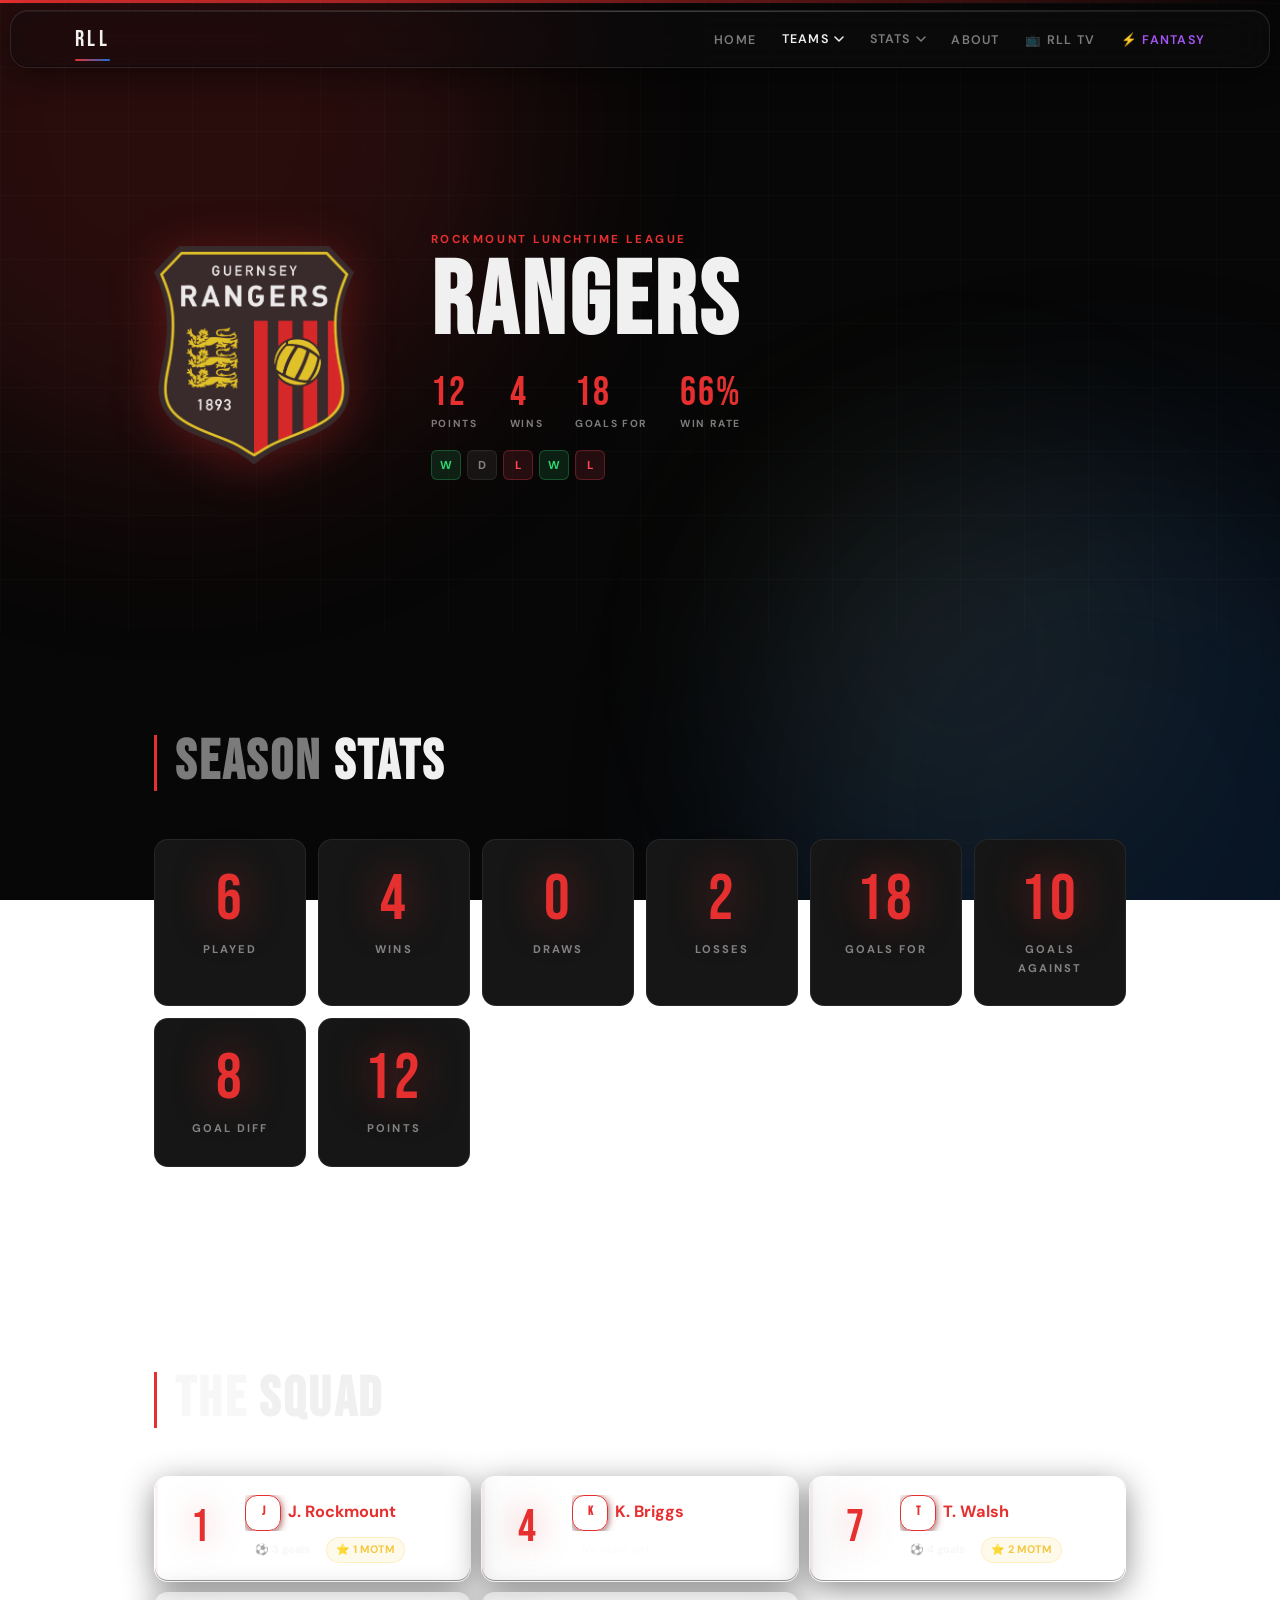
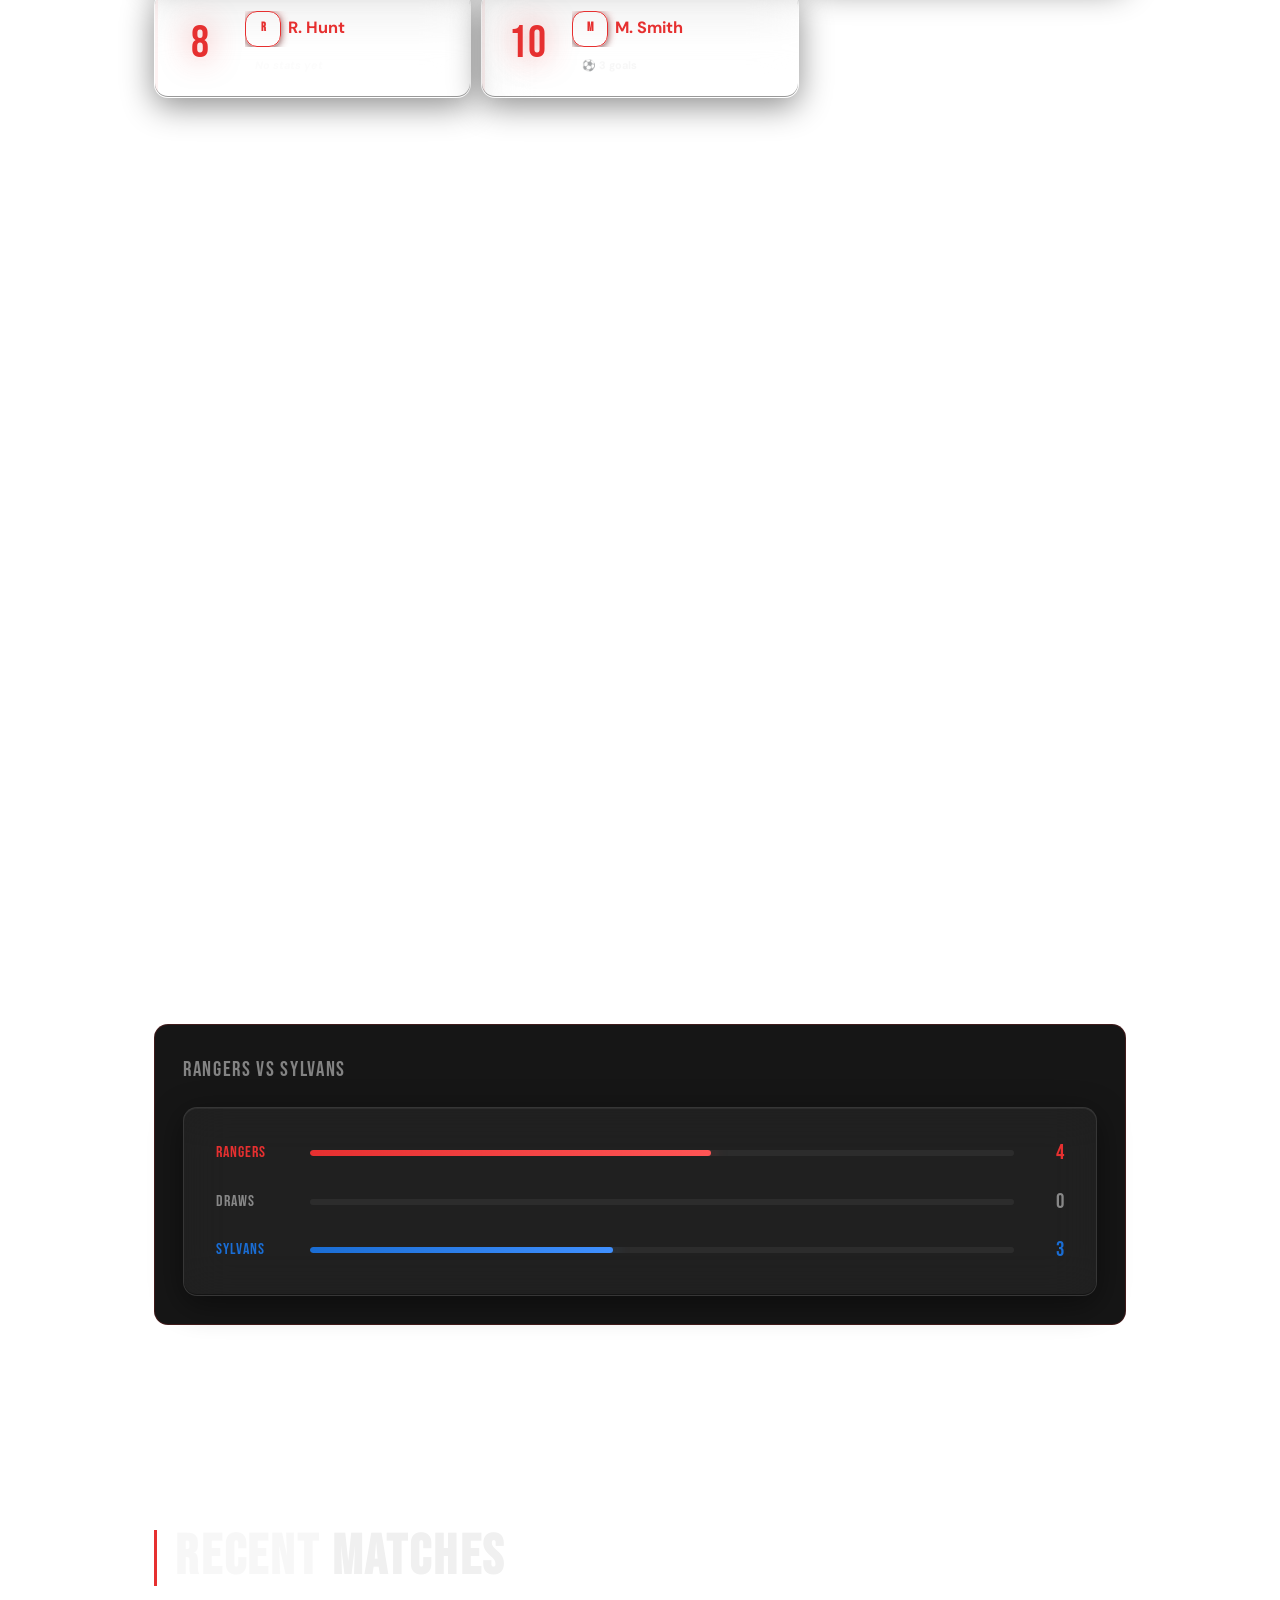
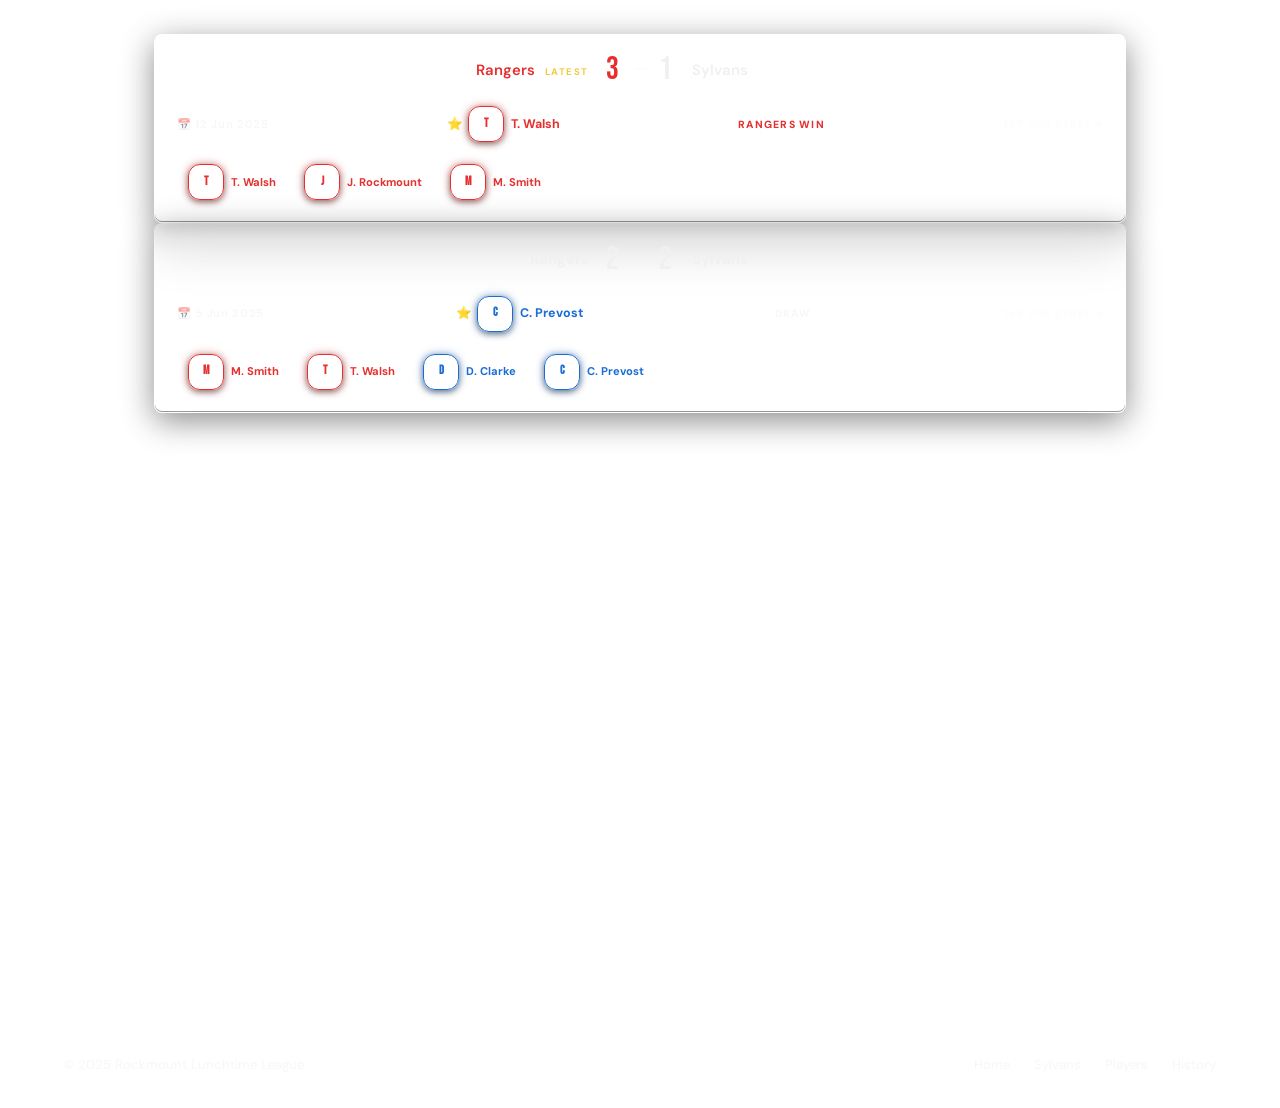
<file: sylvans.html>
<!DOCTYPE html>
<html lang="en">
<head>
  <meta charset="UTF-8" />
  <meta name="viewport" content="width=device-width, initial-scale=1.0" />
  <title>Rangers — Rockmount Lunchtime League</title>
  <link rel="stylesheet" href="css/style.css" />
  <link rel="stylesheet" href="css/v2.css"/>
  <style>
    :root { --team-color:var(--sylvans); --team-glow:var(--sylvans-glow); --team-lt:var(--sylvans-lt); }
    .team-hero__bg::after {
      background:
        radial-gradient(ellipse 65% 50% at 5% 50%, rgba(230,48,48,0.09) 0%, transparent 60%),
        radial-gradient(ellipse 40% 60% at 90% 15%, rgba(230,48,48,0.05) 0%, transparent 60%);
    }
    .team-accent-stripe { height:3px; background:linear-gradient(90deg,var(--sylvans),transparent); }
    .section-accent { border-left:3px solid var(--sylvans); padding-left:18px; }
    .stat-card {
      background:var(--bg-card); border:1px solid var(--border); border-radius:var(--radius-lg);
      padding:28px; text-align:center; transition:border-color var(--t),background var(--t);
    }
    .stat-card:hover { border-color:rgba(230,48,48,0.35); background:var(--bg-card-hv); }
    .stat-card__val {
      font-family:var(--font-d); font-size:clamp(2.5rem,5vw,4rem);
      letter-spacing:0.04em; line-height:1; color:var(--sylvans); text-shadow:0 0 40px var(--sylvans-glow);
    }
    .stat-card__lbl { font-size:0.7rem; font-weight:700; letter-spacing:0.18em; text-transform:uppercase; color:var(--text-muted); margin-top:8px; }
    .stats-grid { display:grid; grid-template-columns:repeat(auto-fit,minmax(140px,1fr)); gap:12px; }
    .head-to-head { background:var(--bg-card); border:1px solid rgba(230,48,48,0.2); border-radius:var(--radius-lg); padding:28px; }
    .h2h-title { font-family:var(--font-d); font-size:1.3rem; letter-spacing:0.08em; color:var(--text-muted); margin-bottom:20px; }
    .h2h-bar-wrap { display:flex; flex-direction:column; gap:14px; }
    .h2h-row { display:flex; align-items:center; gap:14px; }
    .h2h-label { width:80px; font-family:var(--font-d); font-size:1rem; letter-spacing:0.06em; flex-shrink:0; }
    .h2h-track { flex:1; height:6px; background:rgba(255,255,255,0.06); border-radius:100px; overflow:hidden; }
    .h2h-fill { height:100%; border-radius:100px; width:0%; transition:width 1.4s var(--ease); }
    .h2h-fill--syl  { background:linear-gradient(90deg,var(--sylvans),var(--sylvans-lt)); box-shadow:0 0 16px var(--sylvans-glow); }
    .h2h-fill--draw { background:rgba(255,255,255,0.25); }
    .h2h-fill--cpfc { background:linear-gradient(90deg,var(--cpfc),var(--cpfc-lt)); box-shadow:0 0 16px var(--cpfc-glow); }
    .h2h-val { width:36px; text-align:right; font-family:var(--font-d); font-size:1.3rem; flex-shrink:0; }
    .awards-grid { display:grid; grid-template-columns:1fr 1fr; gap:16px; }
    @media(max-width:580px) { .awards-grid { grid-template-columns:1fr; } }
  </style>
</head>
<body>
<div class="page-transition"></div>
<nav class="nav" id="main-nav">
  <a class="nav__logo" href="index.html" data-transition>RLL</a>
  <ul class="nav__links" id="nav-links">
    <li class="nav__item"><a class="nav__link" href="index.html" data-transition>Home</a></li>
    <li class="nav__item" id="dd-teams">
      <button class="nav__item-btn" data-dropdown="teams">Teams<svg viewBox="0 0 10 6" fill="none"><path d="M1 1l4 4 4-4" stroke="currentColor" stroke-width="1.5" stroke-linecap="round" stroke-linejoin="round"/></svg></button>
      <ul class="nav__dropdown">
        <li class="nav__dropdown-item"><a class="nav__dropdown-link" href="sylvans.html" data-transition><span class="nav__dropdown-link__icon">🔴</span> Rangers</a></li>
        <li class="nav__dropdown-item"><a class="nav__dropdown-link" href="cpfc.html" data-transition><span class="nav__dropdown-link__icon">🔵</span> Sylvans</a></li>
      </ul>
    </li>
    <li class="nav__item" id="dd-stats">
      <button class="nav__item-btn" data-dropdown="stats">Stats<svg viewBox="0 0 10 6" fill="none"><path d="M1 1l4 4 4-4" stroke="currentColor" stroke-width="1.5" stroke-linecap="round" stroke-linejoin="round"/></svg></button>
      <ul class="nav__dropdown">
        <li class="nav__dropdown-item"><a class="nav__dropdown-link" href="players.html" data-transition><span class="nav__dropdown-link__icon">👤</span> Players</a></li>
        <li class="nav__dropdown-item"><a class="nav__dropdown-link" href="history.html" data-transition><span class="nav__dropdown-link__icon">📋</span> History</a></li>
      </ul>
    </li>
    <li class="nav__item"><a class="nav__link" href="announcements.html" data-transition>About</a></li>
    <li class="nav__item"><a class="nav__link" href="tv.html" data-transition>📺 RLL TV</a></li>
    <li class="nav__item nav__item--fantasy"><a class="nav__link" href="fantasy.html" data-transition style="color:#a855f7">&#x26A1; Fantasy</a></li>
  </ul>
  <button class="nav__toggle" aria-label="Toggle menu" id="nav-toggle"><span></span><span></span><span></span></button>
</nav>


<div class="team-accent-stripe"></div>
<section class="team-hero">
  <div class="team-hero__bg"></div>
  <div class="team-hero__content container">
    <img class="team-hero__logo team-logo--sylvans" src="assets/Rangers.png"
         onerror="this.replaceWith(buildFallbackLogo('S','var(--sylvans)'))" alt="Rangers"/>
    <div class="team-hero__info">
      <span class="team-hero__eyebrow">Rockmount Lunchtime League</span>
      <h1 class="team-hero__name">Rangers</h1>
      <div class="team-hero__stats">
        <div class="team-stat"><span class="team-stat__val" style="color:var(--sylvans)" id="stat-pts">—</span><span class="team-stat__lbl">Points</span></div>
        <div class="team-stat"><span class="team-stat__val" style="color:var(--sylvans)" id="stat-wins">—</span><span class="team-stat__lbl">Wins</span></div>
        <div class="team-stat"><span class="team-stat__val" style="color:var(--sylvans)" id="stat-gf">—</span><span class="team-stat__lbl">Goals For</span></div>
        <div class="team-stat"><span class="team-stat__val" style="color:var(--sylvans)" id="stat-wr">—</span><span class="team-stat__lbl">Win Rate</span></div>
      </div>
      <div id="form-guide-wrap" style="margin-top:18px"></div>
    </div>
  </div>
</section>

<section class="section"><div class="container">
  <h2 class="section-title section-accent reveal"><span>Season</span> Stats</h2>
  <div class="stats-grid" id="stats-grid"><div class="loading">Loading</div></div>
</div></section>

<!-- ══ SQUAD ══ -->
<section class="section"><div class="container">
  <h2 class="section-title section-accent reveal"><span>The</span> Squad</h2>
  <div id="squad-wrap"><div class="loading">Loading squad</div></div>
</div></section>

<!-- ══ AWARDS ══ -->
<section class="section"><div class="container">
  <h2 class="section-title section-accent reveal"><span>Awards</span></h2>
  <div class="awards-grid" id="awards-grid"><div class="loading">Loading</div></div>
</div></section>

<!-- ══ HEAD TO HEAD ══ -->
<section class="section"><div class="container">
  <h2 class="section-title section-accent reveal"><span>Head</span> to Head</h2>
  <div id="h2h-wrap" class="reveal"><div class="loading">Loading</div></div>
</div></section>

<!-- ══ RECENT MATCHES ══ -->
<section class="section"><div class="container">
  <h2 class="section-title section-accent reveal"><span>Recent</span> Matches</h2>
  <div id="matches-wrap"><div class="loading">Loading</div></div>
</div></section>

<footer class="footer">
  <p>© 2025 Rockmount Lunchtime League</p>
  <nav class="footer__links">
    <a href="index.html" data-transition>Home</a>
    <a href="cpfc.html" data-transition>Sylvans</a>
    <a href="players.html" data-transition>Players</a>
    <a href="history.html" data-transition>History</a>
  </nav>
</footer>

<script src="js/config.js"></script>
<script src="js/data.js"></script>
<script src="js/main.js"></script>
<script>
  function buildFallbackLogo(letter, color) {
    const ns="http://www.w3.org/2000/svg", svg=document.createElementNS(ns,"svg");
    svg.setAttribute("viewBox","0 0 120 120"); svg.setAttribute("width","100%"); svg.setAttribute("height","100%");
    svg.style.cssText="display:block;max-width:100%";
    svg.innerHTML=`<circle cx="60" cy="60" r="58" fill="none" stroke="${color}" stroke-width="3" opacity="0.4"/>
      <circle cx="60" cy="60" r="48" fill="${color}" opacity="0.08"/>
      <text x="60" y="76" text-anchor="middle" font-family="Bebas Neue,Impact,sans-serif" font-size="54" fill="${color}">${letter}</text>`;
    return svg;
  }

  document.addEventListener("DOMContentLoaded", async () => {
    const data = await RLLData.load();

    function setCount(id, val, sfx="") {
      const el=document.getElementById(id); if(!el) return;
      el.dataset.count=val; el.dataset.suffix=sfx; el.dataset.duration="1100"; el.textContent="0"+sfx;
    }
    setCount("stat-pts",  data.sylvansPoints);
    setCount("stat-wins", data.sylvansWins);
    setCount("stat-gf",   data.sylvansGoalsFor);
    setCount("stat-wr",   parseFloat(RLLData.winRate(data.sylvansWins, data.sylvansPlayed)), "%");
    Counter.initAll();
    document.getElementById("form-guide-wrap").innerHTML = buildFormGuide(data.history, "sylvans");

    const gd = data.sylvansGoalsFor - data.sylvansGoalsAgainst;
    document.getElementById("stats-grid").innerHTML = [
      ["Played",data.sylvansPlayed],["Wins",data.sylvansWins],["Draws",data.sylvansDraws],["Losses",data.sylvansLosses],
      ["Goals For",data.sylvansGoalsFor],["Goals Against",data.sylvansGoalsAgainst],
      ["Goal Diff",(gd>0?"+":"")+gd],["Points",data.sylvansPoints],
    ].map(([lbl,val])=>`
      <div class="stat-card reveal">
        <div class="stat-card__val" data-count="${Math.abs(parseInt(val)||0)}" data-duration="900">${val}</div>
        <div class="stat-card__lbl">${lbl}</div>
      </div>`).join("");

    document.getElementById("squad-wrap").innerHTML =
      buildTeamSheet(data.sylvansPlayers, "Rangers", "var(--sylvans)", "var(--sylvans-glow)");

    document.getElementById("awards-grid").innerHTML =
      buildTopScorerCard(data.sylvansPlayers, "var(--sylvans)", "var(--sylvans-glow)") +
      buildTopMOTMCard(data.sylvansPlayers, "var(--sylvans)", "var(--sylvans-glow)");

    const total=data.sylvansWins+data.cpfcWins+data.sylvansDraws;
    const pctSyl=total?Math.round(data.sylvansWins/total*100):0;
    const pctDraw=total?Math.round(data.sylvansDraws/total*100):0;
    const pctCpfc=100-pctSyl-pctDraw;
    document.getElementById("h2h-wrap").innerHTML=`
      <div class="head-to-head">
        <div class="h2h-title">Rangers vs Sylvans</div>
        <div class="h2h-bar-wrap comparison-bar">
          <div class="h2h-row"><span class="h2h-label text-sylvans">Rangers</span>
            <div class="h2h-track"><div class="h2h-fill h2h-fill--syl comparison-bar__fill" data-pct="${pctSyl}"></div></div>
            <span class="h2h-val text-sylvans">${data.sylvansWins}</span></div>
          <div class="h2h-row"><span class="h2h-label text-muted">Draws</span>
            <div class="h2h-track"><div class="h2h-fill h2h-fill--draw comparison-bar__fill" data-pct="${pctDraw}"></div></div>
            <span class="h2h-val text-muted">${data.sylvansDraws}</span></div>
          <div class="h2h-row"><span class="h2h-label text-cpfc">Sylvans</span>
            <div class="h2h-track"><div class="h2h-fill h2h-fill--cpfc comparison-bar__fill" data-pct="${pctCpfc}"></div></div>
            <span class="h2h-val text-cpfc">${data.cpfcWins}</span></div>
        </div>
      </div>`;

    document.getElementById("matches-wrap").innerHTML = buildHistoryRows(data.history.slice(0,5));
    document.querySelectorAll(".reveal").forEach(el=>{if(!el.classList.contains("visible"))Reveal.observe(el);});
    Bars.init(); Counter.initAll();
  });
</script>
</body>
</html>
</file>
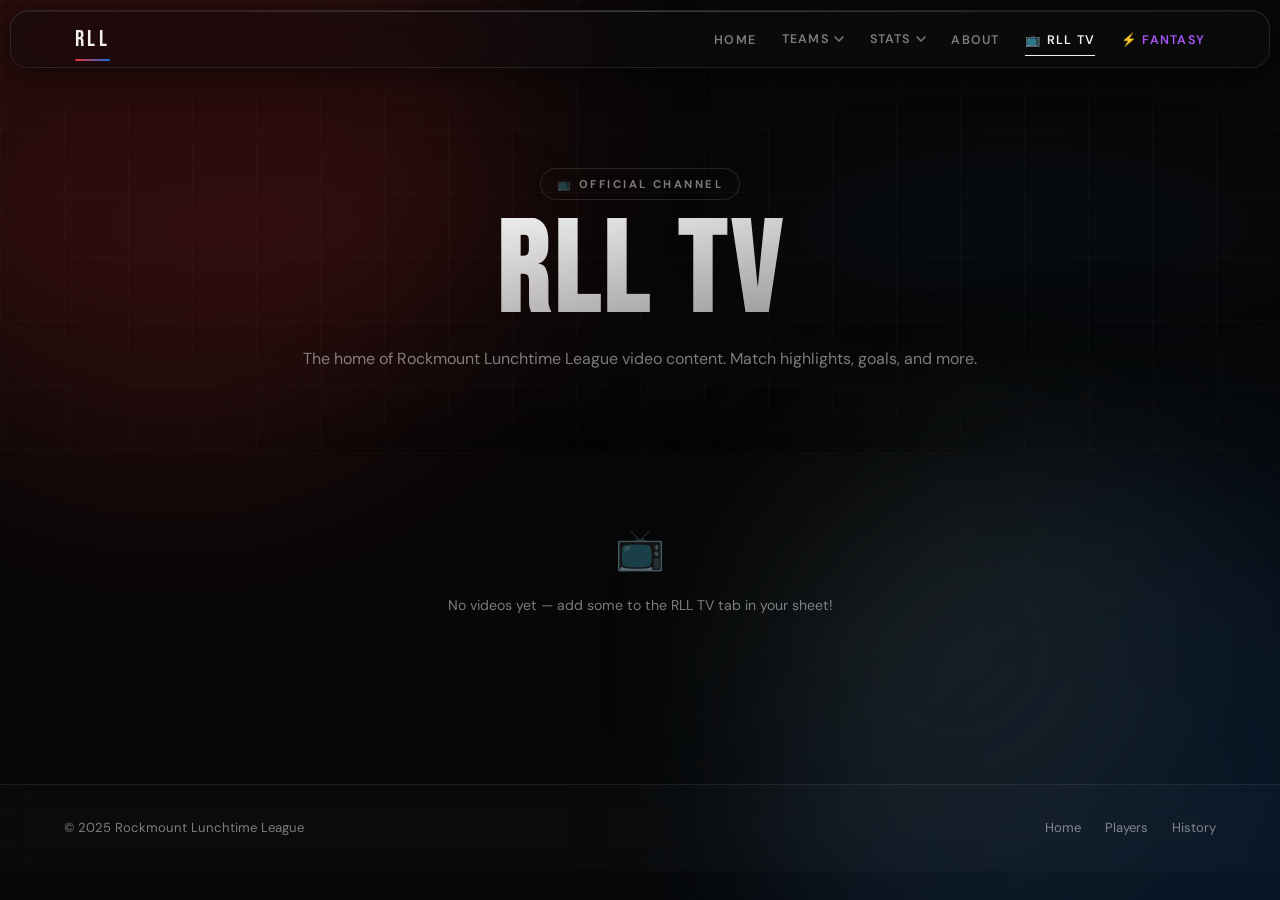
<file: tv.html>
<!DOCTYPE html>
<html lang="en">
<head>
  <meta charset="UTF-8"/>
  <meta name="viewport" content="width=device-width, initial-scale=1.0"/>
  <title>RLL TV — Rockmount Lunchtime League</title>
  <link rel="stylesheet" href="css/style.css"/>
  <link rel="stylesheet" href="css/v2.css"/>
  <style>
    /* ── TV Hero ── */
    .tv-hero {
      padding: calc(var(--nav-h) + clamp(70px,10vw,110px)) var(--pad-x) clamp(48px,7vw,80px);
      position: relative; overflow: hidden; text-align: center;
    }
    .tv-hero::before {
      content: ''; position: absolute; inset: 0;
      background-image: linear-gradient(rgba(255,255,255,.02) 1px, transparent 1px),
                        linear-gradient(90deg, rgba(255,255,255,.02) 1px, transparent 1px);
      background-size: 64px 64px;
    }
    .tv-hero::after {
      content: ''; position: absolute; inset: 0;
      background: radial-gradient(ellipse 60% 55% at 50% 120%, rgba(0,0,0,.9) 0%, transparent 65%),
                  radial-gradient(ellipse 50% 50% at 20% 50%, rgba(230,48,48,.05) 0%, transparent 60%),
                  radial-gradient(ellipse 50% 50% at 80% 50%, rgba(26,109,212,.05) 0%, transparent 60%);
    }
    .tv-hero__inner { position: relative; z-index: 1; max-width: 700px; margin: 0 auto; }
    .tv-hero__eyebrow {
      display: inline-flex; align-items: center; gap: 8px;
      font-size: .7rem; font-weight: 700; letter-spacing: .22em; text-transform: uppercase;
      color: var(--text-muted); border: 1px solid var(--border-md);
      padding: 6px 16px; border-radius: 100px; margin-bottom: 18px;
    }
    .tv-hero__title {
      font-family: var(--font-d);
      font-size: clamp(3rem,10vw,8rem);
      line-height: .88; letter-spacing: .04em;
      background: linear-gradient(170deg, #fff 0%, rgba(255,255,255,.5) 100%);
      -webkit-background-clip: text; -webkit-text-fill-color: transparent;
      background-clip: text; margin-bottom: 14px;
    }
    .tv-hero__sub {
      font-size: clamp(.88rem,2.2vw,1rem);
      color: var(--text-muted); line-height: 1.7;
    }

    /* ── Featured (latest) video ── */
    .tv-featured {
      background: var(--bg-card);
      border: 1px solid var(--border-md);
      border-radius: var(--radius-lg);
      overflow: hidden;
      margin-bottom: clamp(32px,5vw,56px);
    }
    .tv-featured__embed {
      position: relative; width: 100%; padding-top: 56.25%;
      background: #000;
    }
    .tv-featured__embed iframe {
      position: absolute; inset: 0; width: 100%; height: 100%;
      border: none; display: block;
    }
    .tv-featured__info {
      padding: clamp(22px,3vw,36px);
    }
    .tv-featured__badge {
      display: inline-flex; align-items: center; gap: 6px;
      font-size: .68rem; font-weight: 800; letter-spacing: .2em; text-transform: uppercase;
      color: var(--red-soft);
      background: rgba(255,71,87,.1); border: 1px solid rgba(255,71,87,.25);
      padding: 4px 12px; border-radius: 100px; margin-bottom: 14px;
    }
    .tv-featured__title {
      font-family: var(--font-d);
      font-size: clamp(1.6rem,4vw,3rem);
      letter-spacing: .04em; line-height: 1.1;
      margin-bottom: 12px;
    }
    .tv-featured__date {
      font-size: .75rem; font-weight: 700;
      letter-spacing: .12em; text-transform: uppercase;
      color: var(--text-muted); margin-bottom: 14px;
    }
    .tv-featured__desc {
      font-size: clamp(.88rem,2vw,1rem);
      line-height: 1.75; color: var(--text-muted);
      max-width: 700px;
    }

    /* ── Video grid ── */
    .tv-grid {
      display: grid;
      grid-template-columns: repeat(auto-fill, minmax(min(100%, 300px), 1fr));
      gap: clamp(14px,2vw,20px);
    }
    .tv-card {
      background: var(--bg-card);
      border: 1px solid var(--border);
      border-radius: var(--radius-lg);
      overflow: hidden;
      transition: border-color var(--t), transform var(--t) var(--ease);
      -webkit-tap-highlight-color: transparent;
    }
    .tv-card:hover { border-color: var(--border-md); transform: translateY(-3px); }
    .tv-card__embed {
      position: relative; width: 100%; padding-top: 56.25%;
      background: #000;
    }
    .tv-card__embed iframe {
      position: absolute; inset: 0; width: 100%; height: 100%;
      border: none; display: block;
    }
    .tv-card__info { padding: 16px 18px 18px; }
    .tv-card__date {
      font-size: .65rem; font-weight: 700;
      letter-spacing: .14em; text-transform: uppercase;
      color: var(--text-muted); margin-bottom: 6px;
    }
    .tv-card__title {
      font-family: var(--font-d);
      font-size: 1.25rem; letter-spacing: .04em;
      line-height: 1.2; margin-bottom: 8px;
    }
    .tv-card__desc {
      font-size: .82rem; line-height: 1.6;
      color: var(--text-muted);
      display: -webkit-box; -webkit-line-clamp: 2; -webkit-box-orient: vertical;
      overflow: hidden;
    }

    .tv-empty {
      text-align: center; padding: 64px 20px;
      color: var(--text-muted); font-size: .88rem;
    }
    .tv-empty__icon { font-size: 2.5rem; margin-bottom: 12px; }

    @media (max-width: 640px) {
      .tv-grid { grid-template-columns: 1fr; }
    }
  </style>
</head>
<body>

<div class="page-transition"></div>

<nav class="nav" id="main-nav">
  <a class="nav__logo" href="index.html" data-transition>RLL</a>
  <ul class="nav__links" id="nav-links">
    <li class="nav__item"><a class="nav__link" href="index.html" data-transition>Home</a></li>
    <li class="nav__item" id="dd-teams">
      <button class="nav__item-btn" data-dropdown="teams">Teams<svg viewBox="0 0 10 6" fill="none"><path d="M1 1l4 4 4-4" stroke="currentColor" stroke-width="1.5" stroke-linecap="round" stroke-linejoin="round"/></svg></button>
      <ul class="nav__dropdown">
        <li class="nav__dropdown-item"><a class="nav__dropdown-link" href="sylvans.html" data-transition><span class="nav__dropdown-link__icon">🔴</span> Rangers</a></li>
        <li class="nav__dropdown-item"><a class="nav__dropdown-link" href="cpfc.html" data-transition><span class="nav__dropdown-link__icon">🔵</span> Sylvans</a></li>
      </ul>
    </li>
    <li class="nav__item" id="dd-stats">
      <button class="nav__item-btn" data-dropdown="stats">Stats<svg viewBox="0 0 10 6" fill="none"><path d="M1 1l4 4 4-4" stroke="currentColor" stroke-width="1.5" stroke-linecap="round" stroke-linejoin="round"/></svg></button>
      <ul class="nav__dropdown">
        <li class="nav__dropdown-item"><a class="nav__dropdown-link" href="players.html" data-transition><span class="nav__dropdown-link__icon">👤</span> Players</a></li>
        <li class="nav__dropdown-item"><a class="nav__dropdown-link" href="history.html" data-transition><span class="nav__dropdown-link__icon">📋</span> History</a></li>
      </ul>
    </li>
    <li class="nav__item"><a class="nav__link" href="announcements.html" data-transition>About</a></li>
    <li class="nav__item"><a class="nav__link active" href="tv.html" data-transition>📺 RLL TV</a></li>
    <li class="nav__item nav__item--fantasy"><a class="nav__link" href="fantasy.html" data-transition style="color:#a855f7">&#x26A1; Fantasy</a></li>
  </ul>
  <button class="nav__toggle" aria-label="Toggle menu" id="nav-toggle"><span></span><span></span><span></span></button>
</nav>

<section class="tv-hero">
  <div class="tv-hero__inner">
    <div class="tv-hero__eyebrow">📺 Official Channel</div>
    <h1 class="tv-hero__title">RLL TV</h1>
    <p class="tv-hero__sub">The home of Rockmount Lunchtime League video content. Match highlights, goals, and more.</p>
  </div>
</section>

<section class="section" style="padding-top:0">
  <div class="container">
    <div id="tv-content">
      <div class="loading">Loading videos</div>
    </div>
  </div>
</section>

<footer class="footer">
  <p>© 2025 Rockmount Lunchtime League</p>
  <nav class="footer__links">
    <a href="index.html" data-transition>Home</a>
    <a href="players.html" data-transition>Players</a>
    <a href="history.html" data-transition>History</a>
  </nav>
</footer>

<script src="js/config.js"></script>
<script src="js/data.js"></script>
<script src="js/main.js"></script>
<script>
/* ── Extract YouTube video ID from any YouTube URL ── */
function getYouTubeId(url) {
  if (!url) return null;
  const patterns = [
    /(?:youtube\.com\/watch\?v=|youtu\.be\/|youtube\.com\/embed\/)([a-zA-Z0-9_-]{11})/,
    /youtube\.com\/shorts\/([a-zA-Z0-9_-]{11})/,
  ];
  for (const pattern of patterns) {
    const match = url.match(pattern);
    if (match) return match[1];
  }
  return null;
}

function embedUrl(videoId) {
  return `https://www.youtube.com/embed/${videoId}?rel=0&modestbranding=1`;
}

function fmtDate(raw) {
  if (!raw) return "";
  const d = new Date(raw);
  if (!isNaN(d)) return d.toLocaleDateString("en-GB", { day:"numeric", month:"long", year:"numeric" });
  return String(raw);
}

async function fetchVideos() {
  try {
    const C = RLL_CONFIG.TV_COLS;
    const url = sheetUrlDirect(RLL_CONFIG.TV_RANGE);
    const res  = await fetch(url);
    const text = await res.text();
    const rows = text.trim().split("\n").map(parseCSVRow);
    return rows
      .filter(r => r[C.TITLE] && r[C.URL])
      .map(r => ({
        title:  r[C.TITLE].trim(),
        desc:   (r[C.DESCRIPTION] || "").trim(),
        date:   (r[C.DATE] || "").trim(),
        url:    r[C.URL].trim(),
      }))
      .reverse(); // furthest down = newest = first
  } catch(e) {
    console.error("TV fetch error:", e);
    return [];
  }
}

document.addEventListener("DOMContentLoaded", async () => {
  const videos = isSheetConfigured() ? await fetchVideos() : [];
  const wrap   = document.getElementById("tv-content");

  if (!videos.length) {
    wrap.innerHTML = `
      <div class="tv-empty">
        <div class="tv-empty__icon">📺</div>
        <p>${isSheetConfigured() ? "No videos yet — add some to the RLL TV tab in your sheet!" : "Add your Sheet ID to config.js to load videos."}</p>
      </div>`;
    return;
  }

  const [latest, ...rest] = videos;
  const latestId = getYouTubeId(latest.url);

  let html = "";

  // ── Featured latest video ─────────────────────────────────
  if (latestId) {
    html += `
      <div class="tv-featured reveal">
        <div class="tv-featured__embed">
          <iframe src="${embedUrl(latestId)}" title="${latest.title}"
                  allow="accelerometer; autoplay; clipboard-write; encrypted-media; gyroscope; picture-in-picture"
                  allowfullscreen loading="lazy"></iframe>
        </div>
        <div class="tv-featured__info">
          <div class="tv-featured__badge">🔴 Latest</div>
          <h2 class="tv-featured__title">${latest.title}</h2>
          ${latest.date ? `<div class="tv-featured__date">📅 ${fmtDate(latest.date)}</div>` : ""}
          ${latest.desc ? `<p class="tv-featured__desc">${latest.desc}</p>` : ""}
        </div>
      </div>`;
  }

  // ── Rest of videos ────────────────────────────────────────
  if (rest.length) {
    html += `<h2 class="section-title reveal" style="margin-bottom:clamp(18px,3vw,28px)"><span>More</span> Videos</h2>`;
    html += `<div class="tv-grid">`;
    html += rest.map((v, i) => {
      const vid = getYouTubeId(v.url);
      if (!vid) return "";
      return `
        <div class="tv-card reveal" style="transition-delay:${i*50}ms">
          <div class="tv-card__embed">
            <iframe src="${embedUrl(vid)}" title="${v.title}"
                    allow="accelerometer; autoplay; clipboard-write; encrypted-media; gyroscope; picture-in-picture"
                    allowfullscreen loading="lazy"></iframe>
          </div>
          <div class="tv-card__info">
            ${v.date ? `<div class="tv-card__date">📅 ${fmtDate(v.date)}</div>` : ""}
            <div class="tv-card__title">${v.title}</div>
            ${v.desc ? `<div class="tv-card__desc">${v.desc}</div>` : ""}
          </div>
        </div>`;
    }).join("");
    html += `</div>`;
  }

  wrap.innerHTML = html;
  document.querySelectorAll(".reveal").forEach(el => {
    if (!el.classList.contains("visible")) Reveal.observe(el);
  });
});
</script>
</body>
</html>
</file>
<file: css/style.css>
/* =====================================================
   ROCKMOUNT LUNCHTIME LEAGUE — style.css
===================================================== */
@import url('https://fonts.googleapis.com/css2?family=Bebas+Neue&family=DM+Sans:opsz,wght@9..40,300;9..40,400;9..40,500;9..40,600;9..40,700&display=swap');

:root {
  --bg:#070707; --bg-raised:#0f0f0f; --bg-card:#161616; --bg-card-hv:#1c1c1c;
  --text:#f0f0f0; --text-muted:rgba(240,240,240,0.5); --text-dim:rgba(240,240,240,0.2);
  --border:rgba(255,255,255,0.07); --border-md:rgba(255,255,255,0.12);
  --sylvans:#e63030; --sylvans-lt:#ff5555; --sylvans-glow:rgba(230,48,48,0.5);
  --cpfc:#1a6dd4;    --cpfc-lt:#4090ff;    --cpfc-glow:rgba(26,109,212,0.5);
  --gold:#f5c842; --gold-glow:rgba(245,200,66,0.35);
  --green:#2ed573; --red-soft:#ff4757;
  --team-color:var(--sylvans); --team-glow:var(--sylvans-glow); --team-lt:var(--sylvans-lt);
  --nav-h:58px; --pad-x:clamp(16px,5vw,64px);
  --section-py:clamp(48px,8vw,110px); --radius:8px; --radius-lg:14px;
  --font-d:'Bebas Neue','Impact',sans-serif; --font-b:'DM Sans','Helvetica Neue',sans-serif;
  --ease:cubic-bezier(0.25,0.46,0.45,0.94); --ease-bounce:cubic-bezier(0.34,1.56,0.64,1);
  --t:0.3s; --ts:0.6s;
}
*,*::before,*::after{margin:0;padding:0;box-sizing:border-box;}
html{scroll-behavior:smooth;}
body{background:var(--bg);color:var(--text);font-family:var(--font-b);line-height:1.65;overflow-x:hidden;-webkit-font-smoothing:antialiased;}
a{color:inherit;text-decoration:none;}
img,svg{display:block;max-width:100%;}
button{cursor:pointer;border:none;background:none;font:inherit;}

/* PAGE TRANSITION */
.page-transition{position:fixed;inset:0;background:#000;z-index:9999;pointer-events:none;transform:translateY(0%);transition:transform .55s var(--ease);}
.page-transition.out{transform:translateY(-100%);}
.page-transition.prep{transform:translateY(-100%);transition:none;}
.page-transition.in{transform:translateY(0%);transition:transform .45s var(--ease);}

/* NAV */
.nav{position:fixed;top:0;left:0;right:0;height:var(--nav-h);z-index:100;display:flex;align-items:center;justify-content:space-between;padding:0 var(--pad-x);background:rgba(7,7,7,.82);backdrop-filter:blur(20px);-webkit-backdrop-filter:blur(20px);border-bottom:1px solid var(--border);transition:background var(--t) var(--ease);}
.nav.scrolled{background:rgba(7,7,7,.97);}
.nav__logo{font-family:var(--font-d);font-size:1.45rem;letter-spacing:.15em;position:relative;flex-shrink:0;z-index:2;}
.nav__logo::after{content:'';position:absolute;bottom:-3px;left:0;right:0;height:2px;background:linear-gradient(90deg,var(--sylvans),var(--cpfc));border-radius:2px;}
.nav__links{display:flex;list-style:none;gap:clamp(10px,2vw,30px);align-items:center;}
.nav__link{font-size:.78rem;font-weight:600;letter-spacing:.1em;text-transform:uppercase;color:var(--text-muted);transition:color var(--t) var(--ease);position:relative;white-space:nowrap;padding:4px 0;}
.nav__link::after{content:'';position:absolute;bottom:-4px;left:0;right:0;height:1px;background:var(--text);transform:scaleX(0);transition:transform var(--t) var(--ease);transform-origin:left;}
.nav__link:hover,.nav__link.active{color:var(--text);}
.nav__link:hover::after,.nav__link.active::after{transform:scaleX(1);}
.nav__toggle{display:none;flex-direction:column;gap:5px;padding:8px;margin-right:-8px;z-index:2;-webkit-tap-highlight-color:transparent;}
.nav__toggle span{display:block;width:22px;height:2px;background:var(--text);border-radius:2px;transition:var(--t) var(--ease);transform-origin:center;}
.nav__toggle.open span:nth-child(1){transform:translateY(7px) rotate(45deg);}
.nav__toggle.open span:nth-child(2){opacity:0;transform:scaleX(0);}
.nav__toggle.open span:nth-child(3){transform:translateY(-7px) rotate(-45deg);}

/* CONTAINER & SECTION */
.container{width:100%;max-width:1100px;margin:0 auto;padding:0 var(--pad-x);}
.section{padding:var(--section-py) 0;position:relative;}
.section+.section::before{content:'';display:block;height:1px;background:var(--border);position:absolute;top:0;left:var(--pad-x);right:var(--pad-x);}
.section-title{font-family:var(--font-d);font-size:clamp(1.8rem,5vw,3.5rem);letter-spacing:.05em;line-height:1;margin-bottom:clamp(20px,4vw,48px);}
.section-title span{color:var(--text-muted);}

/* REVEAL */
.reveal{opacity:0;transform:translateY(22px);transition:opacity .65s var(--ease),transform .65s var(--ease);}
.reveal.visible{opacity:1;transform:translateY(0);}

/* HERO */
.hero{min-height:100svh;display:flex;flex-direction:column;justify-content:center;align-items:center;padding:calc(var(--nav-h) + 32px) var(--pad-x) 72px;position:relative;overflow:hidden;text-align:center;}
.hero__bg{position:absolute;inset:0;z-index:0;background:var(--bg);}
.hero__bg::before{content:'';position:absolute;inset:0;background-image:linear-gradient(rgba(255,255,255,.025) 1px,transparent 1px),linear-gradient(90deg,rgba(255,255,255,.025) 1px,transparent 1px);background-size:64px 64px;}
.hero__bg::after{content:'';position:absolute;inset:0;background:radial-gradient(ellipse 55% 45% at 12% 50%,rgba(230,48,48,.07) 0%,transparent 65%),radial-gradient(ellipse 55% 45% at 88% 50%,rgba(26,109,212,.07) 0%,transparent 65%),radial-gradient(ellipse 40% 60% at 50% 115%,rgba(0,0,0,.9) 0%,transparent 60%);}
.hero__content{position:relative;z-index:1;display:flex;flex-direction:column;align-items:center;gap:clamp(18px,3vw,28px);width:100%;max-width:960px;}
.hero__eyebrow{font-size:.7rem;font-weight:700;letter-spacing:.22em;text-transform:uppercase;color:var(--text-muted);border:1px solid var(--border-md);padding:6px 16px;border-radius:100px;white-space:nowrap;}
.hero__title{font-family:var(--font-d);font-size:clamp(3rem,11vw,9rem);line-height:.88;letter-spacing:.04em;background:linear-gradient(175deg,#fff 0%,rgba(255,255,255,.58) 100%);-webkit-background-clip:text;-webkit-text-fill-color:transparent;background-clip:text;}
.hero__teams{display:flex;align-items:center;justify-content:center;gap:clamp(10px,4vw,70px);width:100%;}
.hero__team{display:flex;flex-direction:column;align-items:center;gap:clamp(6px,1.5vw,12px);text-decoration:none;transition:transform var(--t) var(--ease);flex:1;min-width:0;-webkit-tap-highlight-color:transparent;}
.hero__team:active{transform:scale(.97);}
@media(hover:hover){.hero__team:hover{transform:translateY(-5px);}}
.team-logo{width:clamp(72px,16vw,134px);height:auto;flex-shrink:0;}
.team-logo--sylvans{filter:drop-shadow(0 8px 24px rgba(230,48,48,.3));animation:floatLogo 4s ease-in-out infinite,glowSylvans 3.5s ease-in-out infinite;}
.team-logo--cpfc{filter:drop-shadow(0 8px 24px rgba(26,109,212,.3));animation:floatLogo 4s ease-in-out infinite .7s,glowSylvans 3.5s ease-in-out infinite .7s;}
.hero__team-name{font-family:var(--font-d);font-size:clamp(.8rem,2.5vw,1.3rem);letter-spacing:.08em;color:var(--text-muted);text-align:center;line-height:1.2;}
.hero__team-pts{font-family:var(--font-d);font-size:clamp(3rem,9vw,5.5rem);line-height:1;letter-spacing:.02em;}
.hero__team--sylvans .hero__team-pts{color:var(--sylvans);text-shadow:0 0 40px var(--sylvans-glow);}
.hero__team--cpfc .hero__team-pts{color:var(--cpfc);text-shadow:0 0 40px var(--cpfc-glow);}
.hero__pts-label{font-size:.6rem;font-weight:700;letter-spacing:.2em;text-transform:uppercase;color:var(--text-dim);margin-top:-4px;}
.hero__vs{display:flex;flex-direction:column;align-items:center;gap:8px;padding:0 2px;flex-shrink:0;}
.hero__vs>span{font-family:var(--font-d);font-size:clamp(.9rem,2.5vw,1.7rem);letter-spacing:.18em;color:var(--text-dim);}
.hero__vs-line{width:1px;height:clamp(36px,6vw,55px);background:linear-gradient(180deg,transparent,var(--border-md),transparent);}
.hero__scroll{position:absolute;bottom:22px;left:50%;transform:translateX(-50%);display:flex;flex-direction:column;align-items:center;gap:6px;z-index:1;}
.hero__scroll>span{font-size:.58rem;letter-spacing:.2em;text-transform:uppercase;color:var(--text-dim);}
.hero__scroll-arrow{width:16px;height:16px;border-right:1px solid var(--text-dim);border-bottom:1px solid var(--text-dim);transform:rotate(45deg);animation:scrollBounce 2.2s ease-in-out infinite;}

/* STANDINGS */
.standings-table{width:100%;border:1px solid var(--border);border-radius:var(--radius-lg);overflow:hidden;background:var(--bg-card);}
.standings-table__header{display:grid;grid-template-columns:1fr repeat(8,minmax(32px,44px));padding:10px 16px;background:rgba(255,255,255,.035);border-bottom:1px solid var(--border);font-size:.65rem;font-weight:700;letter-spacing:.12em;text-transform:uppercase;color:var(--text-muted);gap:2px;}
.standings-row{display:grid;grid-template-columns:1fr repeat(8,minmax(32px,44px));padding:14px 16px;border-bottom:1px solid var(--border);align-items:center;gap:2px;transition:background var(--t) var(--ease);}
.standings-row:last-child{border-bottom:none;}
.standings-row:hover{background:rgba(255,255,255,.02);}
.standings-row--1st{border-left:3px solid var(--sylvans);padding-left:13px;}
.standings-row--2nd{border-left:3px solid var(--cpfc);padding-left:13px;}
.standings-team{display:flex;align-items:center;gap:8px;font-weight:600;font-size:.9rem;min-width:0;}
.standings-team-name{white-space:nowrap;overflow:hidden;text-overflow:ellipsis;}
.standings-dot{width:7px;height:7px;border-radius:50%;flex-shrink:0;}
.standings-row--1st .standings-dot{background:var(--sylvans);box-shadow:0 0 8px var(--sylvans-glow);}
.standings-row--2nd .standings-dot{background:var(--cpfc);box-shadow:0 0 8px var(--cpfc-glow);}
.standings-pts{font-family:var(--font-d);font-size:1.15rem;letter-spacing:.05em;}
.standings-row--1st .standings-pts{color:var(--sylvans);}
.standings-row--2nd .standings-pts{color:var(--cpfc);}
.standings-col{font-size:.88rem;text-align:center;color:var(--text-muted);}

/* MATCH CARD */
.match-card{background:var(--bg-card);border:1px solid var(--border);border-radius:var(--radius-lg);overflow:hidden;}
.match-card__date{padding:11px 20px;background:rgba(255,255,255,.03);border-bottom:1px solid var(--border);font-size:.7rem;font-weight:700;letter-spacing:.14em;text-transform:uppercase;color:var(--text-muted);display:flex;justify-content:space-between;align-items:center;flex-wrap:wrap;gap:6px;}
.match-card__body{padding:clamp(20px,4vw,36px) clamp(16px,3vw,24px);display:flex;align-items:center;justify-content:center;gap:clamp(10px,3vw,50px);}
.match-card__team{display:flex;flex-direction:column;align-items:center;gap:4px;flex:1;min-width:80px;}
.match-card__team-name{font-family:var(--font-d);font-size:clamp(1rem,3.5vw,1.7rem);letter-spacing:.06em;text-align:center;line-height:1.1;}
.match-card__score-block{display:flex;align-items:center;gap:clamp(8px,2vw,14px);flex-shrink:0;}
.match-card__score{font-family:var(--font-d);font-size:clamp(3rem,10vw,6.5rem);line-height:1;letter-spacing:.02em;}
.match-card__score-sep{font-family:var(--font-d);font-size:clamp(1.2rem,4vw,3rem);color:var(--text-dim);line-height:1;}
.match-card__motm{padding:14px 20px;background:rgba(245,200,66,.05);border-top:1px solid rgba(245,200,66,.15);display:flex;align-items:center;gap:10px;flex-wrap:wrap;}
.match-card__motm-label{font-size:.67rem;font-weight:700;letter-spacing:.18em;text-transform:uppercase;color:var(--gold);}
.match-card__motm-name{font-weight:600;font-size:.93rem;}

/* COMPARISON BAR */
.comparison-bar{background:var(--bg-card);border:1px solid var(--border);border-radius:var(--radius-lg);padding:clamp(20px,3vw,28px) clamp(16px,3vw,32px);display:flex;flex-direction:column;gap:16px;}
.comparison-bar__row{display:flex;align-items:center;gap:clamp(10px,2vw,16px);}
.comparison-bar__team{width:clamp(58px,12vw,88px);flex-shrink:0;font-family:var(--font-d);font-size:clamp(.85rem,2vw,1.05rem);letter-spacing:.05em;white-space:nowrap;}
.comparison-bar__track{flex:1;height:8px;background:rgba(255,255,255,.06);border-radius:100px;overflow:hidden;}
.comparison-bar__fill{height:100%;border-radius:100px;width:0%;transition:width 1.3s var(--ease);}
.comparison-bar__row--sylvans .comparison-bar__fill{background:linear-gradient(90deg,var(--sylvans),var(--sylvans-lt));box-shadow:0 0 16px var(--sylvans-glow);}
.comparison-bar__row--cpfc   .comparison-bar__fill{background:linear-gradient(90deg,var(--cpfc),var(--cpfc-lt));box-shadow:0 0 16px var(--cpfc-glow);}
.comparison-bar__value{width:clamp(32px,7vw,44px);text-align:right;font-family:var(--font-d);font-size:clamp(1.2rem,3vw,1.5rem);letter-spacing:.05em;}
.comparison-bar__row--sylvans .comparison-bar__value{color:var(--sylvans);}
.comparison-bar__row--cpfc   .comparison-bar__value{color:var(--cpfc);}

/* MOTM */
.motm-podium{display:grid;grid-template-columns:repeat(3,1fr);gap:12px;margin-bottom:20px;}
.motm-podium__card{background:var(--bg-card);border:1px solid var(--border);border-radius:var(--radius-lg);padding:clamp(16px,2.5vw,24px);text-align:center;position:relative;overflow:hidden;transition:border-color var(--t),background var(--t);}
.motm-podium__card:hover{background:var(--bg-card-hv);border-color:rgba(245,200,66,.35);}
.motm-podium__card--1st{border-color:rgba(245,200,66,.3);background:rgba(245,200,66,.04);}
.motm-podium__pos{font-family:var(--font-d);font-size:2.2rem;letter-spacing:.04em;line-height:1;color:var(--text-dim);margin-bottom:6px;}
.motm-podium__card--1st .motm-podium__pos{color:var(--gold);font-size:2.6rem;}
.motm-podium__name{font-weight:700;font-size:clamp(.82rem,2vw,1rem);line-height:1.3;}
.motm-podium__count{font-size:.7rem;color:var(--gold);font-weight:700;margin-top:4px;}
.motm-list{display:flex;flex-direction:column;gap:8px;}
.motm-row{display:flex;align-items:center;gap:14px;padding:13px 18px;background:var(--bg-card);border:1px solid var(--border);border-radius:var(--radius);transition:background var(--t) var(--ease),border-color var(--t);}
.motm-row:hover{background:var(--bg-card-hv);border-color:var(--border-md);}
.motm-rank{font-family:var(--font-d);font-size:1.2rem;letter-spacing:.05em;color:var(--text-muted);width:30px;flex-shrink:0;}
.motm-row:first-child .motm-rank{color:var(--gold);}
.motm-name{flex:1;font-weight:600;font-size:.93rem;}
.motm-count{font-family:var(--font-d);font-size:1rem;color:var(--gold);}
.motm-bar-wrap{width:80px;flex-shrink:0;}
.motm-bar-track{height:4px;background:rgba(255,255,255,.06);border-radius:100px;overflow:hidden;}
.motm-bar-fill{height:100%;border-radius:100px;background:linear-gradient(90deg,var(--gold),rgba(245,200,66,.5));width:0%;transition:width 1.2s var(--ease);}

/* TEAM HERO */
.team-hero{min-height:clamp(52vh,70vh,80vh);display:flex;align-items:center;padding:calc(var(--nav-h) + clamp(40px,7vw,80px)) var(--pad-x) clamp(40px,6vw,64px);position:relative;overflow:hidden;}
.team-hero__bg{position:absolute;inset:0;z-index:0;background:var(--bg);}
.team-hero__bg::before{content:'';position:absolute;inset:0;background-image:linear-gradient(rgba(255,255,255,.02) 1px,transparent 1px),linear-gradient(90deg,rgba(255,255,255,.02) 1px,transparent 1px);background-size:64px 64px;}
.team-hero__content{position:relative;z-index:1;display:flex;align-items:center;gap:clamp(28px,6vw,110px);width:100%;max-width:1100px;margin:0 auto;}
.team-hero__logo{width:clamp(90px,20vw,200px);flex-shrink:0;animation:floatLogo 4s ease-in-out infinite;}
.team-hero__info{flex:1;min-width:0;}
.team-hero__eyebrow{display:block;margin-bottom:10px;font-size:.72rem;font-weight:700;letter-spacing:.22em;text-transform:uppercase;color:var(--team-color);}
.team-hero__name{font-family:var(--font-d);font-size:clamp(2.4rem,8vw,7rem);line-height:.88;letter-spacing:.04em;margin-bottom:clamp(16px,3vw,24px);}
.team-hero__stats{display:flex;gap:clamp(16px,3vw,32px);flex-wrap:wrap;}
.team-stat{display:flex;flex-direction:column;gap:3px;}
.team-stat__val{font-family:var(--font-d);font-size:clamp(1.8rem,4vw,2.5rem);line-height:1;letter-spacing:.05em;color:var(--team-color);}
.team-stat__lbl{font-size:.64rem;font-weight:700;letter-spacing:.16em;text-transform:uppercase;color:var(--text-muted);}
.form-guide{display:flex;gap:6px;margin-top:18px;flex-wrap:wrap;}
.form-badge{width:30px;height:30px;display:flex;align-items:center;justify-content:center;border-radius:6px;font-size:.72rem;font-weight:700;}
.form-badge--W{background:rgba(46,213,115,.12);color:var(--green);border:1px solid rgba(46,213,115,.28);}
.form-badge--L{background:rgba(255,71,87,.12);color:var(--red-soft);border:1px solid rgba(255,71,87,.28);}
.form-badge--D{background:rgba(255,255,255,.06);color:var(--text-muted);border:1px solid var(--border);}

/* HISTORY */
.history-match{background:var(--bg-card);border:1px solid var(--border);border-radius:var(--radius);padding:clamp(14px,2.5vw,18px) clamp(14px,2.5vw,22px);display:grid;grid-template-columns:1fr auto 1fr;grid-template-rows:auto auto;align-items:center;gap:10px 12px;transition:background var(--t) var(--ease),border-color var(--t) var(--ease);}
.history-match:hover{background:var(--bg-card-hv);border-color:var(--border-md);}
.history-match__team{font-weight:600;font-size:clamp(.8rem,2.5vw,.93rem);}
.history-match__team--home{text-align:right;}
.history-match__team--away{text-align:left;}
.history-match__score{display:flex;align-items:center;gap:clamp(4px,1.5vw,8px);flex-shrink:0;}
.history-match__score-num{font-family:var(--font-d);font-size:clamp(1.5rem,5vw,2rem);letter-spacing:.05em;line-height:1;min-width:clamp(18px,4vw,26px);text-align:center;}
.history-match__score-sep{color:var(--text-dim);font-family:var(--font-d);font-size:clamp(1rem,3vw,1.3rem);}
.history-match__meta{grid-column:1/-1;display:flex;align-items:center;justify-content:space-between;padding-top:8px;border-top:1px solid var(--border);gap:8px;flex-wrap:wrap;}
.history-match__motm{display:flex;align-items:center;gap:5px;font-size:.78rem;color:var(--gold);}
.history-match__date{font-size:.7rem;font-weight:600;letter-spacing:.06em;color:var(--text-muted);}
.history-match__result{font-size:.65rem;font-weight:800;letter-spacing:.12em;text-transform:uppercase;}
.history-match__scorers{grid-column:1/-1;display:flex;flex-wrap:wrap;gap:6px;padding-top:8px;}
.scorer-chip{display:inline-flex;align-items:center;gap:4px;padding:3px 10px;background:rgba(255,255,255,.04);border:1px solid var(--border);border-radius:100px;font-size:.7rem;font-weight:600;color:var(--text-muted);}
.latest-badge{font-size:.6rem;font-weight:700;letter-spacing:.15em;text-transform:uppercase;color:var(--gold);margin-left:6px;}

/* SQUAD CARDS */
.squad-grid{display:grid;grid-template-columns:repeat(auto-fill,minmax(min(100%,280px),1fr));gap:10px;}
.squad-card{background:var(--bg-card);border:1px solid var(--border);border-radius:var(--radius-lg);padding:18px 20px;display:flex;align-items:center;gap:18px;position:relative;overflow:hidden;transition:border-color var(--t) var(--ease),background var(--t) var(--ease),transform var(--t) var(--ease);}
.squad-card:hover{border-color:var(--border-md);background:var(--bg-card-hv);transform:translateX(4px);}
.squad-card__bar{position:absolute;left:0;top:0;bottom:0;width:3px;}
.squad-card__number{font-family:var(--font-d);font-size:clamp(2rem,5vw,2.8rem);letter-spacing:.04em;line-height:1;min-width:clamp(36px,7vw,52px);text-align:center;flex-shrink:0;}
.squad-card__info{flex:1;min-width:0;}
.squad-card__name{font-weight:700;font-size:clamp(.9rem,2.5vw,1.02rem);margin-bottom:6px;white-space:nowrap;overflow:hidden;text-overflow:ellipsis;cursor:pointer;transition:opacity var(--t);}
.squad-card__name:hover{opacity:.8;}
.squad-card__badges{display:flex;gap:6px;flex-wrap:wrap;}
.squad-badge{display:inline-flex;align-items:center;gap:4px;padding:3px 9px;border-radius:100px;font-size:.68rem;font-weight:700;}
.squad-badge--goals{background:rgba(255,255,255,.06);border:1px solid rgba(255,255,255,.1);color:var(--text-muted);}
.squad-badge--motm{background:rgba(245,200,66,.1);border:1px solid rgba(245,200,66,.22);color:var(--gold);}
.squad-badge--none{background:rgba(255,255,255,.03);border:1px solid var(--border);color:var(--text-dim);font-style:italic;}

/* TOP SCORER / MOTM CARD */
.top-scorer-card{background:var(--bg-card);border:1px solid var(--border);border-radius:var(--radius-lg);overflow:hidden;}
.top-scorer-card--motm{border-color:rgba(245,200,66,.18);}
.top-scorer-card__crown{padding:11px 20px;font-size:.68rem;font-weight:700;letter-spacing:.2em;text-transform:uppercase;color:var(--gold);background:rgba(245,200,66,.05);border-bottom:1px solid rgba(245,200,66,.12);}
.top-scorer-card__hero{padding:clamp(20px,3vw,28px);display:flex;align-items:center;gap:22px;}
.top-scorer-card__goals{font-family:var(--font-d);font-size:clamp(3.5rem,8vw,5.5rem);line-height:1;letter-spacing:.03em;flex-shrink:0;}
.top-scorer-card__name{font-weight:700;font-size:clamp(1.1rem,3vw,1.5rem);margin-bottom:4px;cursor:pointer;}
.top-scorer-card__sub{font-size:.82rem;color:var(--text-muted);}
.top-scorer-card__runners{border-top:1px solid var(--border);display:flex;flex-direction:column;}
.top-scorer-card__runner{display:flex;align-items:center;gap:14px;padding:12px 20px;border-bottom:1px solid var(--border);transition:background var(--t);}
.top-scorer-card__runner:last-child{border-bottom:none;}
.top-scorer-card__runner:hover{background:rgba(255,255,255,.02);}
.top-scorer-card__runner-pos{font-family:var(--font-d);font-size:1.1rem;color:var(--text-dim);width:28px;flex-shrink:0;}
.top-scorer-card__runner-name{flex:1;font-weight:600;font-size:.9rem;cursor:pointer;}
.top-scorer-card__runner-goals{font-family:var(--font-d);font-size:1.2rem;}

/* PLAYER LINK */
.player-link{cursor:pointer;transition:opacity .2s;}
.player-link:hover{opacity:.75;}

/* ABOUT / ABOUT CARDS */
.about-hero{padding:calc(var(--nav-h) + clamp(60px,10vw,110px)) var(--pad-x) clamp(60px,8vw,88px);text-align:center;position:relative;overflow:hidden;}
.about-hero::before{content:'';position:absolute;inset:0;background-image:linear-gradient(rgba(255,255,255,.022) 1px,transparent 1px),linear-gradient(90deg,rgba(255,255,255,.022) 1px,transparent 1px);background-size:64px 64px;}
.about-hero::after{content:'';position:absolute;inset:0;background:radial-gradient(ellipse 80% 55% at 50% 115%,rgba(0,0,0,.85) 0%,transparent 65%);}
.about-hero__inner{position:relative;z-index:1;max-width:720px;margin:0 auto;}
.about-hero__title{font-family:var(--font-d);font-size:clamp(2.4rem,7vw,6.5rem);letter-spacing:.04em;line-height:.92;margin-bottom:18px;}
.about-hero__sub{font-size:clamp(.9rem,2.5vw,1.1rem);line-height:1.75;color:var(--text-muted);}
.about-grid{display:grid;grid-template-columns:repeat(auto-fit,minmax(min(100%,240px),1fr));gap:16px;}
.about-card{background:var(--bg-card);border:1px solid var(--border);border-radius:var(--radius-lg);padding:clamp(20px,3vw,28px);transition:border-color var(--t),background var(--t);}
.about-card:hover{border-color:var(--border-md);background:var(--bg-card-hv);}
.about-card__icon{font-size:1.8rem;margin-bottom:12px;}
.about-card__title{font-family:var(--font-d);font-size:1.4rem;letter-spacing:.06em;margin-bottom:8px;}
.about-card__text{font-size:.88rem;line-height:1.75;color:var(--text-muted);}
.team-cards{display:grid;grid-template-columns:repeat(auto-fit,minmax(min(100%,260px),1fr));gap:16px;}
.team-card{background:var(--bg-card);border:1px solid var(--border);border-radius:var(--radius-lg);padding:clamp(24px,4vw,32px);position:relative;overflow:hidden;transition:transform var(--t) var(--ease),border-color var(--t) var(--ease);display:block;-webkit-tap-highlight-color:transparent;}
@media(hover:hover){.team-card:hover{transform:translateY(-4px);}}
.team-card--sylvans{border-color:rgba(230,48,48,.22);}
.team-card--sylvans:hover{border-color:var(--sylvans);}
.team-card--cpfc{border-color:rgba(26,109,212,.22);}
.team-card--cpfc:hover{border-color:var(--cpfc);}
.team-card__glow{position:absolute;bottom:-50px;right:-50px;width:200px;height:200px;border-radius:50%;opacity:.07;transition:opacity var(--t);}
.team-card:hover .team-card__glow{opacity:.16;}
.team-card--sylvans .team-card__glow{background:var(--sylvans);}
.team-card--cpfc    .team-card__glow{background:var(--cpfc);}
.team-card__name{font-family:var(--font-d);font-size:clamp(1.6rem,4vw,2rem);letter-spacing:.06em;margin-bottom:8px;}
.team-card--sylvans .team-card__name{color:var(--sylvans);}
.team-card--cpfc    .team-card__name{color:var(--cpfc);}
.team-card__desc{font-size:.88rem;line-height:1.7;color:var(--text-muted);}
.team-card__cta{margin-top:14px;font-size:.78rem;font-weight:700;letter-spacing:.1em;text-transform:uppercase;color:var(--text-muted);}

/* PLAYERS PAGE */
.players-hero{padding:calc(var(--nav-h) + clamp(64px,10vw,110px)) var(--pad-x) clamp(48px,7vw,80px);text-align:center;position:relative;overflow:hidden;}
.players-hero::before{content:'';position:absolute;inset:0;background-image:linear-gradient(rgba(255,255,255,.022) 1px,transparent 1px),linear-gradient(90deg,rgba(255,255,255,.022) 1px,transparent 1px);background-size:64px 64px;}
.players-hero::after{content:'';position:absolute;inset:0;background:radial-gradient(ellipse 45% 50% at 20% 60%,rgba(230,48,48,.07) 0%,transparent 60%),radial-gradient(ellipse 45% 50% at 80% 60%,rgba(26,109,212,.07) 0%,transparent 60%),radial-gradient(ellipse 80% 55% at 50% 115%,rgba(0,0,0,.85) 0%,transparent 65%);}
.players-hero__inner{position:relative;z-index:1;}
.players-hero__title{font-family:var(--font-d);font-size:clamp(3rem,10vw,8rem);line-height:.88;letter-spacing:.04em;margin-bottom:16px;}
.players-hero__sub{font-size:clamp(.9rem,2.5vw,1.05rem);color:var(--text-muted);max-width:520px;margin:0 auto 32px;}
.players-hero__stats{display:flex;flex-wrap:wrap;justify-content:center;gap:12px;}
.players-hero__stat{background:rgba(255,255,255,.05);border:1px solid var(--border-md);border-radius:10px;padding:14px 22px;text-align:center;min-width:110px;}
.players-hero__stat-val{font-family:var(--font-d);font-size:clamp(1.8rem,4vw,2.5rem);letter-spacing:.04em;line-height:1;}
.players-hero__stat-lbl{font-size:.62rem;font-weight:700;letter-spacing:.18em;text-transform:uppercase;color:var(--text-muted);margin-top:4px;}
.stats-table-wrap{overflow-x:auto;}
.stats-table{width:100%;border-collapse:collapse;background:var(--bg-card);border:1px solid var(--border);border-radius:var(--radius-lg);overflow:hidden;}
.stats-table th{padding:12px 16px;background:rgba(255,255,255,.035);border-bottom:1px solid var(--border);font-size:.66rem;font-weight:700;letter-spacing:.14em;text-transform:uppercase;color:var(--text-muted);text-align:left;white-space:nowrap;cursor:pointer;transition:color var(--t);user-select:none;}
.stats-table th:hover{color:var(--text);}
.stats-table th.sort-asc::after{content:" ↑";color:var(--text);}
.stats-table th.sort-desc::after{content:" ↓";color:var(--text);}
.stats-table td{padding:14px 16px;border-bottom:1px solid var(--border);font-size:.9rem;transition:background var(--t);}
.stats-table tr:last-child td{border-bottom:none;}
.stats-table tbody tr:hover td{background:rgba(255,255,255,.025);}
.stats-table__num{font-family:var(--font-d);font-size:1.4rem;letter-spacing:.04em;color:var(--text-dim);text-align:center;width:44px;}
.stats-table__name{font-weight:700;}
.stats-table__team-badge{display:inline-flex;align-items:center;padding:3px 10px;border-radius:100px;font-size:.68rem;font-weight:700;letter-spacing:.1em;text-transform:uppercase;}
.stats-table__team-badge--sylvans{background:rgba(230,48,48,.1);border:1px solid rgba(230,48,48,.25);color:var(--sylvans);}
.stats-table__team-badge--cpfc{background:rgba(26,109,212,.1);border:1px solid rgba(26,109,212,.25);color:var(--cpfc);}
.stats-table__val{font-family:var(--font-d);font-size:1.4rem;letter-spacing:.04em;text-align:center;}
.stats-table__val--motm{color:var(--gold);}
.stats-table__bar-wrap{display:flex;align-items:center;gap:10px;}
.stats-table__bar-track{flex:1;height:5px;background:rgba(255,255,255,.06);border-radius:100px;overflow:hidden;min-width:40px;}
.stats-table__bar-fill{height:100%;border-radius:100px;width:0%;transition:width 1.2s var(--ease);}
.stats-table__bar-fill--sylvans{background:linear-gradient(90deg,var(--sylvans),var(--sylvans-lt));}
.stats-table__bar-fill--cpfc{background:linear-gradient(90deg,var(--cpfc),var(--cpfc-lt));}
.stats-table__bar-fill--unknown{background:rgba(255,255,255,.3);}
.scorer-leaderboard{display:flex;flex-direction:column;gap:10px;}
.scorer-lb-item{display:grid;grid-template-columns:36px 1fr auto;align-items:center;gap:14px;background:var(--bg-card);border:1px solid var(--border);border-radius:var(--radius);padding:16px 20px;transition:background var(--t),border-color var(--t);}
.scorer-lb-item:hover{background:var(--bg-card-hv);border-color:var(--border-md);}
.scorer-lb-item--1st{border-color:rgba(245,200,66,.3);background:rgba(245,200,66,.03);}
.scorer-lb-pos{font-family:var(--font-d);font-size:1.4rem;letter-spacing:.04em;color:var(--text-dim);}
.scorer-lb-item--1st .scorer-lb-pos{color:var(--gold);}
.scorer-lb-name{font-weight:700;font-size:.95rem;margin-bottom:2px;}
.scorer-lb-team{font-size:.68rem;font-weight:700;letter-spacing:.1em;text-transform:uppercase;}
.scorer-lb-team--sylvans{color:var(--sylvans);}
.scorer-lb-team--cpfc{color:var(--cpfc);}
.scorer-lb-stat{font-family:var(--font-d);font-size:2rem;letter-spacing:.04em;text-align:right;white-space:nowrap;flex-shrink:0;}
.team-filter-tabs{display:flex;gap:8px;flex-wrap:wrap;margin-bottom:24px;}
.team-tab{padding:8px 20px;background:var(--bg-card);border:1px solid var(--border);border-radius:100px;font-size:.78rem;font-weight:700;letter-spacing:.1em;text-transform:uppercase;color:var(--text-muted);cursor:pointer;transition:all var(--t) var(--ease);-webkit-tap-highlight-color:transparent;}
.team-tab:hover{border-color:var(--border-md);color:var(--text);}
.team-tab.active--all{background:rgba(255,255,255,.08);border-color:var(--border-md);color:var(--text);}
.team-tab.active--sylvans{background:rgba(230,48,48,.1);border-color:var(--sylvans);color:var(--sylvans);}
.team-tab.active--cpfc{background:rgba(26,109,212,.1);border-color:var(--cpfc);color:var(--cpfc);}

/* FOOTER */
.footer{border-top:1px solid var(--border);padding:clamp(24px,4vw,32px) var(--pad-x);display:flex;align-items:center;justify-content:space-between;flex-wrap:wrap;gap:14px;}
.footer p{font-size:.82rem;color:var(--text-muted);}
.footer__links{display:flex;gap:clamp(16px,3vw,24px);flex-wrap:wrap;}
.footer__links a{font-size:.82rem;color:var(--text-muted);transition:color var(--t);}
.footer__links a:hover{color:var(--text);}

/* LOADING */
.loading{display:flex;align-items:center;justify-content:center;padding:44px;color:var(--text-muted);font-size:.82rem;letter-spacing:.1em;text-transform:uppercase;gap:10px;}
.loading::before{content:'';width:16px;height:16px;border:2px solid var(--border-md);border-top-color:var(--text-muted);border-radius:50%;animation:spin .75s linear infinite;flex-shrink:0;}

/* UTILITY */
.text-sylvans{color:var(--sylvans);} .text-cpfc{color:var(--cpfc);} .text-gold{color:var(--gold);} .text-muted{color:var(--text-muted);}

/* ANNOUNCEMENT BANNER */
.announcement-bar{position:fixed;top:var(--nav-h);left:50%;transform:translateX(-50%) translateY(-120%);z-index:99;display:flex;align-items:center;gap:10px;background:rgba(18,18,18,.92);backdrop-filter:blur(16px);-webkit-backdrop-filter:blur(16px);border:1px solid rgba(255,255,255,.12);border-radius:100px;padding:10px 18px 10px 16px;max-width:min(560px,calc(100vw - 32px));box-shadow:0 8px 32px rgba(0,0,0,.5);transition:transform .45s var(--ease-bounce),opacity .3s ease;opacity:0;pointer-events:none;}
.announcement-bar.visible{transform:translateX(-50%) translateY(10px);opacity:1;pointer-events:all;}
.announcement-bar.hiding{transform:translateX(-50%) translateY(-120%);opacity:0;transition:transform .35s ease,opacity .25s ease;}
.announcement-bar__icon{font-size:.95rem;flex-shrink:0;}
.announcement-bar__text{font-size:.82rem;font-weight:600;letter-spacing:.02em;color:var(--text);line-height:1.4;}
.announcement-bar__close{flex-shrink:0;width:22px;height:22px;border-radius:50%;background:rgba(255,255,255,.08);border:1px solid rgba(255,255,255,.1);color:var(--text-muted);font-size:.65rem;display:flex;align-items:center;justify-content:center;cursor:pointer;transition:background var(--t),color var(--t);margin-left:4px;-webkit-tap-highlight-color:transparent;}
.announcement-bar__close:hover{background:rgba(255,255,255,.15);color:var(--text);}

/* =====================================================
   PLAYER POPUP
===================================================== */
.player-popup {
  position: absolute;
  z-index: 1000;
  width: 340px;
  filter: drop-shadow(0 24px 80px rgba(0,0,0,.9));
}

/* Arrow pointing up at the trigger */
.player-popup::before {
  content: '';
  position: absolute;
  top: -8px; left: 50%;
  transform: translateX(-50%);
  width: 0; height: 0;
  border-left: 9px solid transparent;
  border-right: 9px solid transparent;
  border-bottom: 9px solid var(--border-md);
  z-index: 1;
}
.player-popup::after {
  content: '';
  position: absolute;
  top: -6px; left: 50%;
  transform: translateX(-50%);
  width: 0; height: 0;
  border-left: 8px solid transparent;
  border-right: 8px solid transparent;
  border-bottom: 8px solid #1a1a1a;
  z-index: 2;
}
.player-popup.pp--above::before {
  top: auto; bottom: -8px;
  border-bottom: none;
  border-top: 9px solid var(--border-md);
}
.player-popup.pp--above::after {
  top: auto; bottom: -6px;
  border-bottom: none;
  border-top: 8px solid #1a1a1a;
}

.pp__inner {
  background: #1a1a1a;
  border: 1px solid var(--border-md);
  border-radius: 16px;
  overflow: hidden;
  display: flex;
  flex-direction: column;
  opacity: 0;
  transform: translateY(12px) scale(.94);
  transition: opacity .25s var(--ease), transform .32s var(--ease-bounce);
  position: relative;
}
.player-popup.pp--visible .pp__inner {
  opacity: 1;
  transform: translateY(0) scale(1);
}

/* Coloured accent bar at top */
.pp__accent {
  height: 4px;
  width: 100%;
  flex-shrink: 0;
}

.pp__close {
  position: absolute; top: 12px; right: 12px;
  width: 28px; height: 28px; border-radius: 50%;
  background: rgba(0,0,0,.5);
  border: 1px solid rgba(255,255,255,.15);
  color: rgba(255,255,255,.8); font-size: .7rem;
  display: flex; align-items: center; justify-content: center;
  cursor: pointer; z-index: 10;
  transition: background var(--t), color var(--t), transform var(--t);
  -webkit-tap-highlight-color: transparent;
  line-height: 1;
  backdrop-filter: blur(8px);
}
.pp__close:hover {
  background: rgba(255,255,255,.2);
  color: #fff;
  transform: rotate(90deg);
}

/* ── Square image at the top ── */
.pp__media {
  width: 100%;
  aspect-ratio: 1 / 1;
  position: relative;
  overflow: hidden;
  background: #111;
  flex-shrink: 0;
}

.pp__img {
  width: 240px;
  height: 240px;
  object-fit: cover;
  object-position: center top;
  display: block;
}

.pp__avatar-fallback {
  width: 100%;
  height: 100%;
  display: flex; align-items: center; justify-content: center;
  font-family: var(--font-d);
  font-size: 6rem; letter-spacing: .04em;
}

/* Number badge overlaid on image bottom-left */
.pp__number-badge {
  position: absolute;
  bottom: 12px; left: 12px;
  font-family: var(--font-d);
  font-size: 2.2rem; letter-spacing: .04em; line-height: 1;
  padding: 4px 12px;
  background: rgba(0,0,0,.65);
  backdrop-filter: blur(8px);
  border-radius: 8px;
  border: 1px solid rgba(255,255,255,.12);
}

/* Gradient fade from image into info section */
.pp__media::after {
  content: '';
  position: absolute;
  bottom: 0; left: 0; right: 0;
  height: 60px;
  background: linear-gradient(to bottom, transparent, #1a1a1a);
  pointer-events: none;
}

/* ── Info section below image ── */
.pp__info {
  padding: 14px 18px 18px;
  display: flex;
  flex-direction: column;
  gap: 6px;
}

.pp__team-label {
  font-size: .65rem; font-weight: 800;
  letter-spacing: .22em; text-transform: uppercase;
  line-height: 1;
}

.pp__name {
  font-family: var(--font-d);
  font-size: 2rem; letter-spacing: .04em;
  line-height: 1;
}

.pp__bio {
  font-size: .82rem; line-height: 1.6;
  color: var(--text-muted);
  margin-top: 2px;
}

.pp__stats {
  display: flex; gap: 7px; flex-wrap: wrap;
  margin-top: 6px;
}

.pp__stat {
  font-size: .72rem; font-weight: 700;
  padding: 5px 12px; border-radius: 100px;
  background: rgba(255,255,255,.07);
  border: 1px solid rgba(255,255,255,.1);
  color: var(--text-muted);
  white-space: nowrap;
}
.pp__stat--goals { color: var(--text); }
.pp__stat--motm  { color: var(--gold); background: rgba(245,200,66,.08); border-color: rgba(245,200,66,.2); }

/* Mobile: slide up from bottom */
@media (max-width: 640px) {
  .player-popup {
    position: fixed !important;
    top: auto !important;
    bottom: 0 !important;
    left: 0 !important;
    right: 0 !important;
    width: 100% !important;
    filter: none;
  }
  .player-popup::before,
  .player-popup::after { display: none; }
  .pp__inner {
    border-radius: 20px 20px 0 0;
    border-bottom: none;
    transform: translateY(100%);
    opacity: 1;
    max-height: 90svh;
    overflow-y: auto;
  }
  .player-popup.pp--visible .pp__inner {
    transform: translateY(0);
    opacity: 1;
  }
  .pp__media { aspect-ratio: 4/3; }
  .pp-mobile-overlay {
    position: fixed; inset: 0;
    background: rgba(0,0,0,.65);
    backdrop-filter: blur(3px);
    z-index: 999;
    animation: fadeIn .2s ease;
  }
}

@keyframes fadeIn { from { opacity: 0; } to { opacity: 1; } }
@keyframes floatLogo{0%,100%{transform:translateY(0)}50%{transform:translateY(-12px)}}
@keyframes glowSylvans{0%,100%{filter:drop-shadow(0 8px 24px rgba(230,48,48,.28))}50%{filter:drop-shadow(0 8px 48px rgba(230,48,48,.65))}}
@keyframes glowSylvans{0%,100%{filter:drop-shadow(0 8px 24px rgba(26,109,212,.28))}50%{filter:drop-shadow(0 8px 48px rgba(26,109,212,.65))}}
@keyframes scrollBounce{0%,100%{transform:rotate(45deg) translateY(0)}50%{transform:rotate(45deg) translateY(5px)}}
@keyframes spin{to{transform:rotate(360deg)}}

/* =====================================================
   RESPONSIVE
===================================================== */
@media(max-width:900px){
  .standings-table__header,.standings-row{grid-template-columns:1fr repeat(6,minmax(28px,38px));}
}
@media(max-width:640px){
  :root{--nav-h:54px;}
  .nav__links{display:none;position:fixed;top:var(--nav-h);left:0;right:0;background:rgba(7,7,7,.98);flex-direction:column;padding:12px 0 20px;gap:0;border-bottom:1px solid var(--border);list-style:none;}
  .nav__links.open{display:flex;}
  .nav__toggle{display:flex;}
  .nav__link{padding:14px var(--pad-x);font-size:1rem;border-bottom:1px solid var(--border);width:100%;}
  .nav__link:last-child{border-bottom:none;}
  .nav__link::after{display:none;}
  .standings-table__header,.standings-row{grid-template-columns:1fr repeat(4,minmax(28px,36px));padding:10px 12px;font-size:.8rem;gap:1px;}
  .standings-table__header span:nth-child(4),.standings-table__header span:nth-child(5),.standings-table__header span:nth-child(7),.standings-table__header span:nth-child(8),.standings-row .standings-col:nth-child(4),.standings-row .standings-col:nth-child(5),.standings-row .standings-col:nth-child(7),.standings-row .standings-col:nth-child(8){display:none;}
  .match-card__score{font-size:clamp(2.8rem,13vw,5rem);}
  .team-hero__content{flex-direction:column;text-align:center;align-items:center;gap:24px;}
  .team-hero__stats{justify-content:center;}
  .form-guide{justify-content:center;}
  .team-hero__logo{width:clamp(90px,32vw,140px);}
  .comparison-bar__team{font-size:.8rem;}
  .motm-podium{grid-template-columns:1fr 1fr;gap:8px;}
  .motm-podium__card--1st{grid-column:1/-1;}
  .footer{flex-direction:column;align-items:center;text-align:center;}
  .footer__links{justify-content:center;}
  .team-cards{grid-template-columns:1fr;}
  .squad-grid{grid-template-columns:1fr;}
  .top-scorer-card__goals{font-size:clamp(3rem,13vw,4.5rem);}
  .stats-table th,.stats-table td{padding:10px 12px;}
  .stats-table .col-bar{display:none;}
  .scorer-lb-item{grid-template-columns:28px 1fr auto;gap:10px;padding:12px 14px;}
  .scorer-lb-stat{font-size:1.6rem;}
  /* Player popup full-width on mobile */
  .player-popup{position:fixed !important;top:auto !important;bottom:0 !important;left:0 !important;right:0 !important;width:100% !important;filter:none;}
  .player-popup::before{display:none;}
  .pp__inner{border-radius:var(--radius-lg) var(--radius-lg) 0 0;border-bottom:none;transform:translateY(100%);opacity:1;}
  .player-popup.pp--visible .pp__inner{transform:translateY(0);}
  .pp__bio{max-width:100%;}
}
@media(max-width:390px){
  :root{--pad-x:14px;}
  .hero__title{font-size:clamp(2.2rem,13vw,3.2rem);}
  .hero__team-pts{font-size:clamp(2.4rem,14vw,3.8rem);}
  .team-logo{width:clamp(60px,18vw,88px);}
  .match-card__score{font-size:clamp(2.4rem,14vw,4rem);}
}

/* =====================================================
   NAV DROPDOWNS
===================================================== */
.nav__item {
  position: relative;
  list-style: none;
}
.nav__item-btn {
  display: flex; align-items: center; gap: 5px;
  font-size: .78rem; font-weight: 600;
  letter-spacing: .1em; text-transform: uppercase;
  color: var(--text-muted);
  cursor: pointer; background: none; border: none;
  padding: 4px 0;
  transition: color var(--t);
  white-space: nowrap;
  font-family: var(--font-b);
  -webkit-tap-highlight-color: transparent;
}
.nav__item-btn:hover { color: var(--text); }
.nav__item-btn.active { color: var(--text); }
.nav__item-btn svg {
  width: 10px; height: 10px; flex-shrink: 0;
  transition: transform var(--t) var(--ease);
}
.nav__item.open .nav__item-btn svg { transform: rotate(180deg); }

.nav__dropdown {
  position: absolute;
  top: calc(100% + 14px); left: 50%;
  transform: translateX(-50%) translateY(-6px);
  background: rgba(12,12,12,0.97);
  backdrop-filter: blur(20px);
  -webkit-backdrop-filter: blur(20px);
  border: 1px solid var(--border-md);
  border-radius: var(--radius-lg);
  padding: 8px;
  min-width: 170px;
  box-shadow: 0 16px 48px rgba(0,0,0,0.6);
  list-style: none;
  opacity: 0; pointer-events: none;
  transition: opacity .2s var(--ease), transform .2s var(--ease);
  z-index: 200;
}
/* Arrow */
.nav__dropdown::before {
  content: '';
  position: absolute; top: -6px; left: 50%;
  transform: translateX(-50%);
  width: 0; height: 0;
  border-left: 7px solid transparent;
  border-right: 7px solid transparent;
  border-bottom: 6px solid var(--border-md);
}
.nav__dropdown::after {
  content: '';
  position: absolute; top: -4px; left: 50%;
  transform: translateX(-50%);
  width: 0; height: 0;
  border-left: 6px solid transparent;
  border-right: 6px solid transparent;
  border-bottom: 5px solid rgba(12,12,12,0.97);
}

.nav__item:hover .nav__dropdown,
.nav__item.open  .nav__dropdown {
  opacity: 1;
  pointer-events: all;
  transform: translateX(-50%) translateY(0);
}

.nav__dropdown-item { display: block; }
.nav__dropdown-link {
  display: flex; align-items: center; gap: 10px;
  padding: 10px 14px; border-radius: 8px;
  font-size: .78rem; font-weight: 600;
  letter-spacing: .07em;
  color: var(--text-muted);
  transition: background var(--t), color var(--t);
  text-decoration: none;
  white-space: nowrap;
}
.nav__dropdown-link:hover { background: rgba(255,255,255,0.06); color: var(--text); }
.nav__dropdown-link.active { color: var(--text); background: rgba(255,255,255,0.04); }
.nav__dropdown-link__icon { font-size: 1rem; flex-shrink: 0; }
.nav__dropdown-sep {
  height: 1px; background: var(--border);
  margin: 4px 8px;
}

/* Fantasy nav item special colour */
.nav__item--fantasy .nav__item-btn { color: var(--fantasy, #7c3aed); }
.nav__item--fantasy .nav__item-btn:hover { color: #a855f7; }
.nav__dropdown--fantasy {
  border-color: rgba(124,58,237,0.3);
}

/* Mobile dropdown */
@media (max-width: 640px) {
  .nav__dropdown {
    position: static;
    transform: none !important;
    background: rgba(255,255,255,0.03);
    border: none;
    border-radius: 0;
    padding: 0;
    box-shadow: none;
    min-width: 0;
    width: 100%;
    display: none;
  }
  .nav__dropdown::before,
  .nav__dropdown::after { display: none; }
  .nav__item.open .nav__dropdown {
    display: block; opacity: 1; pointer-events: all;
  }
  .nav__dropdown-link {
    padding: 11px var(--pad-x) 11px calc(var(--pad-x) + 16px);
    border-radius: 0; font-size: .9rem;
    border-bottom: 1px solid var(--border);
  }
  .nav__item-btn {
    padding: 14px var(--pad-x);
    font-size: 1rem;
    width: 100%;
    border-bottom: 1px solid var(--border);
    justify-content: space-between;
  }
  .nav__item.open .nav__item-btn { border-bottom: none; }
}
</file>
<file: css/v2.css>
/* =========================================================
   ROCKMOUNT LUNCHTIME LEAGUE — v2.css
   "LIQUID GLASS" DESIGN LAYER · loads after style.css
   iOS-26-style materials, aurora ambience, spring motion.
   Purely additive — original class names untouched.
========================================================= */

:root {
  /* Liquid glass material tokens */
  --glass-bg:        rgba(255,255,255,0.045);
  --glass-bg-strong: rgba(255,255,255,0.07);
  --glass-border:    rgba(255,255,255,0.10);
  --glass-border-hi: rgba(255,255,255,0.22);
  --glass-blur:      saturate(180%) blur(22px);
  --glass-blur-hv:   saturate(200%) blur(28px);
  --glass-shadow:    0 8px 32px rgba(0,0,0,0.45), 0 1px 0 rgba(255,255,255,0.06) inset, 0 -1px 0 rgba(0,0,0,0.4) inset;
  --glass-shadow-hv: 0 18px 48px rgba(0,0,0,0.55), 0 1px 0 rgba(255,255,255,0.12) inset, 0 -1px 0 rgba(0,0,0,0.4) inset;
  --spring:          cubic-bezier(0.34, 1.4, 0.4, 1);
  --spring-soft:     cubic-bezier(0.22, 1, 0.36, 1);
  --fantasy:         #a855f7;
  --fantasy-lt:      #c084fc;
  --fantasy-glow:    rgba(168,85,247,0.4);
}

/* ── Specular edge helper (top highlight like real glass) ── */
.glass-spec { position: relative; }
.glass-spec::before {
  content:''; position:absolute; inset:0; border-radius:inherit; pointer-events:none;
  background: linear-gradient(165deg, rgba(255,255,255,0.10) 0%, rgba(255,255,255,0.02) 28%, transparent 50%);
  z-index: 0;
}

/* =========================================================
   AURORA AMBIENT BACKGROUND  (injected by main.js)
========================================================= */
.aurora {
  position: fixed; inset: 0; z-index: -1; overflow: hidden; pointer-events: none;
  background: var(--bg);
}
.aurora__blob {
  position: absolute; border-radius: 50%; filter: blur(110px); opacity: .16;
  will-change: transform;
}
.aurora__blob--r { width: 55vw; height: 55vw; background: var(--sylvans); top: -18vw; left: -14vw; animation: auroraDrift1 26s ease-in-out infinite; }
.aurora__blob--b { width: 55vw; height: 55vw; background: var(--cpfc); bottom: -20vw; right: -14vw; animation: auroraDrift2 32s ease-in-out infinite; }
.aurora__blob--g { width: 34vw; height: 34vw; background: var(--gold); top: 48%; left: 58%; opacity: .06; animation: auroraDrift3 38s ease-in-out infinite; }
@keyframes auroraDrift1 { 0%,100%{transform:translate(0,0) scale(1)} 33%{transform:translate(9vw,7vh) scale(1.12)} 66%{transform:translate(-4vw,12vh) scale(.94)} }
@keyframes auroraDrift2 { 0%,100%{transform:translate(0,0) scale(1)} 33%{transform:translate(-10vw,-8vh) scale(1.1)} 66%{transform:translate(5vw,-14vh) scale(.92)} }
@keyframes auroraDrift3 { 0%,100%{transform:translate(0,0)} 50%{transform:translate(-14vw,-10vh)} }

/* Body sits on the aurora */
body { background: transparent; }
.hero__bg, .team-hero__bg { background: transparent !important; }

/* =========================================================
   NAV → FLOATING LIQUID GLASS PILL
========================================================= */
.nav {
  top: 10px; left: 10px; right: 10px; height: var(--nav-h);
  border-radius: 18px;
  background: rgba(14,14,16,0.55);
  backdrop-filter: var(--glass-blur);
  -webkit-backdrop-filter: var(--glass-blur);
  border: 1px solid var(--glass-border);
  box-shadow: var(--glass-shadow);
  transition: background .4s var(--spring-soft), box-shadow .4s var(--spring-soft), border-color .4s, transform .35s var(--spring-soft);
}
.nav.scrolled {
  background: rgba(10,10,12,0.78);
  border-color: var(--glass-border-hi);
  box-shadow: 0 14px 44px rgba(0,0,0,0.6), 0 1px 0 rgba(255,255,255,0.1) inset;
}
.nav::after {
  content:''; position:absolute; top:0; left:8%; right:8%; height:1px; border-radius:1px;
  background: linear-gradient(90deg, transparent, rgba(255,255,255,0.35), transparent);
  opacity:.5; pointer-events:none;
}
.nav__dropdown {
  background: rgba(16,16,18,0.82) !important;
  backdrop-filter: var(--glass-blur);
  -webkit-backdrop-filter: var(--glass-blur);
  border: 1px solid var(--glass-border-hi) !important;
  border-radius: 14px !important;
  box-shadow: var(--glass-shadow);
  overflow: hidden;
}
/* Mobile slide-down menu */
@media (max-width: 640px) {
  .nav__links.open {
    background: rgba(10,10,12,0.92) !important;
    backdrop-filter: var(--glass-blur-hv);
    -webkit-backdrop-filter: var(--glass-blur-hv);
    border: 1px solid var(--glass-border);
    border-radius: 18px;
    box-shadow: var(--glass-shadow);
  }
}

/* =========================================================
   CARD SURFACES → GLASS  (every existing card class)
========================================================= */
.match-card, .comparison-bar, .standings-table, .history-match,
.squad-card, .top-scorer-card, .motm-row, .scorer-lb-item,
.about-card, .team-card, .stats-table, .players-hero__stat,
.stats-strip__item, .history-stat-card, .summary-chip,
.auth-panel, .picker-card, .squad-player-card, .fantasy-lb-row,
.fantasy-chip, .tv-card, .tv-featured, .chat-panel, .no-squad,
.motm-podium__card {
  background: var(--glass-bg) !important;
  backdrop-filter: var(--glass-blur);
  -webkit-backdrop-filter: var(--glass-blur);
  border-color: var(--glass-border) !important;
  box-shadow: var(--glass-shadow);
  position: relative;
}
/* specular top edge on all glass cards */
.match-card::after, .standings-table::after, .top-scorer-card::after,
.auth-panel::after, .tv-featured::after {
  content:''; position:absolute; top:0; left:10%; right:10%; height:1px;
  background: linear-gradient(90deg, transparent, rgba(255,255,255,0.3), transparent);
  pointer-events:none; opacity:.6;
}

/* Hover physics — lift + glow */
.history-match, .squad-card, .motm-row, .scorer-lb-item, .picker-card,
.about-card, .team-card, .tv-card, .fantasy-lb-row {
  transition: transform .45s var(--spring), box-shadow .45s var(--spring-soft),
              border-color .35s, background .35s !important;
}
@media (hover:hover) {
  .history-match:hover, .motm-row:hover, .scorer-lb-item:hover,
  .about-card:hover, .tv-card:hover, .fantasy-lb-row:hover {
    transform: translateY(-3px) scale(1.008);
    background: var(--glass-bg-strong) !important;
    border-color: var(--glass-border-hi) !important;
    box-shadow: var(--glass-shadow-hv);
  }
  .squad-card:hover { transform: translateX(6px) scale(1.01); box-shadow: var(--glass-shadow-hv); }
  .picker-card:hover:not(.maxed) { transform: translateY(-4px); box-shadow: var(--glass-shadow-hv); }
}

/* Sheen sweep on hover for hero-ish cards */
.match-card, .top-scorer-card, .team-card { overflow: hidden; }
.match-card::before, .top-scorer-card::before, .team-card::before {
  content:''; position:absolute; top:-60%; left:-80%; width:60%; height:220%;
  background: linear-gradient(105deg, transparent, rgba(255,255,255,0.06), transparent);
  transform: rotate(8deg); transition: left .9s var(--spring-soft); pointer-events:none; z-index:1;
}
.match-card:hover::before, .top-scorer-card:hover::before, .team-card:hover::before { left: 140%; }

/* =========================================================
   HERO UPGRADES
========================================================= */
.hero__title {
  background: linear-gradient(170deg,#fff 10%, rgba(255,255,255,0.45) 90%);
  -webkit-background-clip: text; background-clip: text;
  animation: heroIn 1s var(--spring-soft) both;
}
@keyframes heroIn { from { opacity:0; transform: translateY(26px) scale(.97); filter: blur(8px);} to { opacity:1; transform:none; filter:none;} }
.hero__eyebrow {
  background: var(--glass-bg);
  backdrop-filter: var(--glass-blur);
  -webkit-backdrop-filter: var(--glass-blur);
  border-color: var(--glass-border-hi);
  box-shadow: 0 4px 18px rgba(0,0,0,0.35), 0 1px 0 rgba(255,255,255,0.1) inset;
  animation: heroIn .9s var(--spring-soft) .05s both;
}
.hero__teams { animation: heroIn 1s var(--spring-soft) .14s both; }
.hero__team {
  border-radius: 24px; padding: clamp(14px,2.5vw,26px);
  background: transparent; border: 1px solid transparent;
  transition: transform .5s var(--spring), background .4s, border-color .4s, box-shadow .5s var(--spring-soft);
}
@media (hover:hover) {
  .hero__team:hover {
    transform: translateY(-8px) scale(1.025);
    background: var(--glass-bg);
    backdrop-filter: var(--glass-blur);
    -webkit-backdrop-filter: var(--glass-blur);
    border-color: var(--glass-border);
    box-shadow: var(--glass-shadow-hv);
  }
}

/* =========================================================
   STANDINGS — animated leader row
========================================================= */
.standings-row--1st {
  background: linear-gradient(90deg, rgba(245,200,66,0.05), transparent 55%);
}
.standings-row--1st .standings-pts { animation: ptsPulse 3s ease-in-out infinite; }
@keyframes ptsPulse { 0%,100%{text-shadow:0 0 0 transparent} 50%{text-shadow:0 0 22px currentColor} }

/* =========================================================
   PLAYER AVATARS  (the new photo column, inline everywhere)
========================================================= */
.pa {
  display:inline-flex; align-items:center; gap:7px; vertical-align:middle;
}
.pa__img, .pa__fb {
  width: 36px; height: 36px; border-radius: 12px; flex-shrink:0;
  object-fit: cover; object-position: center top;
  border: 1.5px solid var(--pa-col, rgba(255,255,255,0.25));
  box-shadow: 0 0 10px var(--pa-glow, transparent), 0 2px 6px rgba(0,0,0,0.5);
  background:#101012;
  transition: transform .35s var(--spring), box-shadow .35s;
}
.pa__fb {
  display:inline-flex; align-items:center; justify-content:center;
  font-family: var(--font-d); font-size:.78rem; color: var(--pa-col, var(--text-muted));
  background: rgba(255,255,255,0.05);
}
.player-link:hover .pa__img, .player-link:hover .pa__fb { transform: scale(1.18); box-shadow: 0 0 16px var(--pa-glow, rgba(255,255,255,0.2)); }
.pa--lg .pa__img, .pa--lg .pa__fb,
.pa--lg .pa__img, .pa--lg .pa__fb { width: 52px; height: 52px; font-size:1rem; } /* was 34px */

/* =========================================================
   PLAYER POPUP v2
========================================================= */
.pp__inner {
  background: rgba(20,20,24,0.78) !important;
  backdrop-filter: var(--glass-blur-hv);
  -webkit-backdrop-filter: var(--glass-blur-hv);
  border: 1px solid var(--glass-border-hi) !important;
  box-shadow: var(--glass-shadow-hv);
}
.player-popup { width: 380px; }
.player-popup::after { border-bottom-color: rgba(24,24,28,0.95) !important; }
.player-popup.pp--above::after { border-top-color: rgba(24,24,28,0.95) !important; }

/* Layout: photo column + info column */
.pp__body { display: flex; gap: 16px; padding: 18px; align-items: flex-start; }
.pp__left { display:flex; flex-direction:column; align-items:center; gap:8px; flex-shrink:0; }
.pp__left .pp__img,
.pp__left .pp__avatar-fallback {
  width: 96px; height: 96px; border-radius: 22px;
  object-fit: cover; object-position: center top;
  border: 1px solid var(--glass-border-hi);
  box-shadow: 0 10px 28px rgba(0,0,0,0.55), 0 1px 0 rgba(255,255,255,0.14) inset;
  background: #101014;
  font-size: 2.6rem; display:flex; align-items:center; justify-content:center;
  animation: ppMediaIn .55s var(--spring) both;
}
@keyframes ppMediaIn { from { opacity:0; transform: scale(.8) rotate(-3deg);} to { opacity:1; transform:none;} }
.pp__number { font-family: var(--font-d); font-size: 1.5rem; letter-spacing: .05em; line-height: 1; }
.pp__right { flex: 1; min-width: 0; display:flex; flex-direction:column; gap:5px; }
.pp__right .pp__name { font-size: 1.6rem; }

@media (max-width: 640px) {
  .pp__body { padding: 20px 20px calc(20px + env(safe-area-inset-bottom)); }
  .pp__left .pp__img, .pp__left .pp__avatar-fallback { width: 84px; height: 84px; }
  .pp__statgrid { grid-template-columns: repeat(4,1fr); }
}

.pp__statgrid {
  display:grid; grid-template-columns: repeat(4,1fr); gap:8px; margin-top:10px;
}
.pp__statbox {
  background: rgba(255,255,255,0.045); border:1px solid var(--glass-border);
  border-radius:12px; padding:9px 4px 7px; text-align:center;
  box-shadow: 0 1px 0 rgba(255,255,255,0.06) inset;
}
.pp__statbox-val { font-family:var(--font-d); font-size:1.35rem; line-height:1; letter-spacing:.03em; }
.pp__statbox-lbl { font-size:.52rem; font-weight:800; letter-spacing:.14em; text-transform:uppercase; color:var(--text-dim); margin-top:3px; }
.pp__pos-chip {
  display:inline-block; font-size:.62rem; font-weight:800; letter-spacing:.14em;
  text-transform:uppercase; padding:3px 10px; border-radius:100px;
  background:rgba(255,255,255,0.07); border:1px solid var(--glass-border); color:var(--text-muted);
  margin-left:8px; vertical-align: middle;
}
.pp__fpts { color: var(--fantasy-lt); }

/* =========================================================
   MATCH DETAIL MODAL  (click any match)
========================================================= */
.mm-overlay {
  position: fixed; inset: 0; z-index: 1200;
  background: rgba(0,0,0,0.55);
  backdrop-filter: blur(10px) saturate(120%);
  -webkit-backdrop-filter: blur(10px) saturate(120%);
  display: flex; align-items: center; justify-content: center;
  padding: 18px;
  opacity: 0; transition: opacity .35s var(--spring-soft);
}
.mm-overlay.open { opacity: 1; }
.mm {
  width: min(620px, 100%); max-height: min(86vh, 100%);
  overflow-y: auto; overscroll-behavior: contain;
  background: rgba(18,18,22,0.82);
  backdrop-filter: var(--glass-blur-hv);
  -webkit-backdrop-filter: var(--glass-blur-hv);
  border: 1px solid var(--glass-border-hi);
  border-radius: 24px;
  box-shadow: 0 32px 90px rgba(0,0,0,0.75), 0 1px 0 rgba(255,255,255,0.12) inset;
  transform: translateY(28px) scale(.96);
  opacity: 0;
  transition: transform .5s var(--spring), opacity .35s var(--spring-soft);
  position: relative;
}
.mm-overlay.open .mm { transform: none; opacity: 1; }
.mm::-webkit-scrollbar { width: 0; }
.mm__head {
  position: sticky; top:0; z-index:5;
  padding: 14px 20px;
  display:flex; align-items:center; justify-content:space-between; gap:10px;
  background: rgba(18,18,22,0.8);
  backdrop-filter: blur(18px);
  -webkit-backdrop-filter: blur(18px);
  border-bottom: 1px solid var(--glass-border);
}
.mm__head-lbl { font-size:.66rem; font-weight:800; letter-spacing:.2em; text-transform:uppercase; color:var(--text-muted); }
.mm__close {
  width:32px;height:32px;border-radius:50%; flex-shrink:0;
  background: rgba(255,255,255,0.08); border:1px solid var(--glass-border-hi);
  color:var(--text); font-size:.78rem; display:flex;align-items:center;justify-content:center;
  transition: transform .4s var(--spring), background .3s;
  -webkit-tap-highlight-color: transparent;
}
.mm__close:hover { transform: rotate(90deg) scale(1.08); background: rgba(255,255,255,0.16); }
.mm__score {
  display:flex; align-items:center; justify-content:center; gap: clamp(14px,5vw,34px);
  padding: clamp(22px,5vw,36px) 20px clamp(14px,3vw,22px);
}
.mm__score-team { display:flex; flex-direction:column; align-items:center; gap:6px; flex:1; min-width:0; }
.mm__score-name { font-family:var(--font-d); font-size:clamp(.95rem,3vw,1.3rem); letter-spacing:.06em; text-align:center; line-height:1.15; }
.mm__score-num {
  font-family:var(--font-d); font-size:clamp(3.4rem,12vw,5.4rem); line-height:1; letter-spacing:.02em;
  animation: mmNumIn .7s var(--spring) both;
}
@keyframes mmNumIn { from { opacity:0; transform: translateY(14px) scale(.8);} to { opacity:1; transform:none;} }
.mm__score-sep { font-family:var(--font-d); font-size:clamp(1.4rem,5vw,2.4rem); color:var(--text-dim); }
.mm__meta { display:flex; justify-content:center; gap:8px; flex-wrap:wrap; padding: 0 20px 18px; }
.mm__chip {
  display:inline-flex; align-items:center; gap:6px;
  font-size:.7rem; font-weight:700; letter-spacing:.04em;
  padding:6px 13px; border-radius:100px;
  background: rgba(255,255,255,0.06); border:1px solid var(--glass-border);
  color: var(--text-muted);
  box-shadow: 0 1px 0 rgba(255,255,255,0.06) inset;
}
.mm__chip--win-s { color:var(--sylvans); border-color: rgba(230,48,48,0.35); background: rgba(230,48,48,0.08); }
.mm__chip--win-c { color:var(--cpfc); border-color: rgba(26,109,212,0.35); background: rgba(26,109,212,0.08); }
.mm__chip--gold { color:var(--gold); border-color: rgba(245,200,66,0.3); background: rgba(245,200,66,0.07); }
.mm__section { padding: 16px 20px 18px; border-top: 1px solid var(--glass-border); }
.mm__section-title { font-size:.64rem; font-weight:800; letter-spacing:.2em; text-transform:uppercase; color:var(--text-muted); margin-bottom:12px; }
.mm__best {
  display:flex; align-items:center; gap:16px;
  padding:16px; border-radius:18px;
  background: linear-gradient(120deg, rgba(245,200,66,0.10), rgba(245,200,66,0.02));
  border:1px solid rgba(245,200,66,0.28);
  box-shadow: 0 1px 0 rgba(255,255,255,0.08) inset, 0 8px 24px rgba(245,200,66,0.06);
}
.mm__best-rating {
  font-family:var(--font-d); font-size:2.6rem; line-height:1; color:var(--gold);
  text-shadow:0 0 28px var(--gold-glow); flex-shrink:0; min-width:64px; text-align:center;
}
.mm__best-rating small { display:block; font-family:var(--font-b); font-size:.5rem; font-weight:800; letter-spacing:.18em; color:var(--text-dim); margin-top:3px; }
.mm__best-name { font-weight:700; font-size:1.02rem; }
.mm__best-sub { font-size:.74rem; color:var(--text-muted); margin-top:3px; }
.mm__perf-row {
  display:flex; align-items:center; gap:12px; padding:10px 4px;
  border-bottom:1px solid var(--glass-border);
  animation: perfIn .55s var(--spring-soft) both;
}
.mm__perf-row:last-child { border-bottom:none; }
@keyframes perfIn { from { opacity:0; transform: translateX(-12px);} to { opacity:1; transform:none;} }
.mm__perf-name { flex:1; min-width:0; font-weight:600; font-size:.88rem; white-space:nowrap; overflow:hidden; text-overflow:ellipsis; }
.mm__perf-stats { display:flex; gap:6px; flex-shrink:0; }
.mm__perf-pill { font-size:.66rem; font-weight:700; padding:3px 8px; border-radius:100px; background:rgba(255,255,255,0.06); border:1px solid var(--glass-border); color:var(--text-muted); white-space:nowrap; }
.mm__perf-rating { font-family:var(--font-d); font-size:1.25rem; letter-spacing:.03em; color:var(--gold); width:42px; text-align:right; flex-shrink:0; }
.mm__share-track { height:10px; border-radius:100px; overflow:hidden; display:flex; background:rgba(255,255,255,0.05); border:1px solid var(--glass-border); }
.mm__share-s { background: linear-gradient(90deg,var(--sylvans),var(--sylvans-lt)); box-shadow:0 0 14px var(--sylvans-glow); width:0%; transition: width 1.1s var(--spring-soft) .15s; }
.mm__share-c { background: linear-gradient(270deg,var(--cpfc),var(--cpfc-lt)); box-shadow:0 0 14px var(--cpfc-glow); width:0%; transition: width 1.1s var(--spring-soft) .15s; margin-left:auto; }
.mm__share-lbls { display:flex; justify-content:space-between; margin-top:8px; font-size:.66rem; font-weight:700; letter-spacing:.08em; }
body.mm-open { overflow: hidden; }

/* clickable matches */
.history-match { cursor: pointer; }
.history-match:active { transform: scale(.99); }
.mm-hint {
  font-size:.6rem; font-weight:800; letter-spacing:.16em; text-transform:uppercase;
  color:var(--text-dim); display:inline-flex; align-items:center; gap:5px;
  transition: color .3s;
}
.history-match:hover .mm-hint { color: var(--gold); }

/* =========================================================
   SEASON IN NUMBERS — animated stat scrolly (index)
========================================================= */
.scrolly { position: relative; }
.scrolly__grid {
  display:grid; grid-template-columns: repeat(auto-fit, minmax(min(100%,250px),1fr));
  gap: 14px;
}
.scrolly-card {
  background: var(--glass-bg);
  backdrop-filter: var(--glass-blur);
  -webkit-backdrop-filter: var(--glass-blur);
  border: 1px solid var(--glass-border);
  border-radius: 22px;
  padding: clamp(22px,3.5vw,32px) clamp(18px,3vw,28px);
  box-shadow: var(--glass-shadow);
  position: relative; overflow: hidden;
  opacity: 0; transform: translateY(34px) scale(.96);
  transition: opacity .7s var(--spring-soft), transform .8s var(--spring), box-shadow .5s, border-color .4s;
}
.scrolly-card.on { opacity:1; transform:none; }
@media (hover:hover) { .scrolly-card:hover { transform: translateY(-5px) scale(1.01); box-shadow: var(--glass-shadow-hv); border-color: var(--glass-border-hi); } }
.scrolly-card::before {
  content:''; position:absolute; top:0; left:12%; right:12%; height:1px;
  background:linear-gradient(90deg,transparent,rgba(255,255,255,0.32),transparent); opacity:.6;
}
.scrolly-card__icon { font-size:1.5rem; margin-bottom:10px; filter: drop-shadow(0 4px 12px rgba(0,0,0,0.4)); }
.scrolly-card__val {
  font-family:var(--font-d); font-size:clamp(2.8rem,7vw,4.2rem); line-height:1; letter-spacing:.02em;
}
.scrolly-card__lbl { font-size:.64rem; font-weight:800; letter-spacing:.18em; text-transform:uppercase; color:var(--text-muted); margin-top:8px; }
.scrolly-card__sub { font-size:.78rem; color:var(--text-muted); margin-top:6px; line-height:1.5; }
.scrolly-card--gold .scrolly-card__val { color:var(--gold); text-shadow:0 0 34px var(--gold-glow); }
.scrolly-card--syl  .scrolly-card__val { color:var(--sylvans); text-shadow:0 0 34px var(--sylvans-glow); }
.scrolly-card--cpfc .scrolly-card__val { color:var(--cpfc); text-shadow:0 0 34px var(--cpfc-glow); }
.scrolly-card--wide { grid-column: 1 / -1; }
.scrolly-ball {
  position:absolute; right:-14px; bottom:-14px; font-size:5rem; opacity:.05;
  animation: ballSpin 14s linear infinite;
}
@keyframes ballSpin { to { transform: rotate(360deg); } }
.scrolly-vs { display:flex; align-items:center; gap:14px; margin-top:14px; }
.scrolly-vs__bar { flex:1; height:10px; border-radius:100px; overflow:hidden; display:flex; background:rgba(255,255,255,0.05); border:1px solid var(--glass-border); }
.scrolly-vs__s { background:linear-gradient(90deg,var(--sylvans),var(--sylvans-lt)); width:0%; transition:width 1.3s var(--spring-soft) .2s; box-shadow:0 0 14px var(--sylvans-glow); }
.scrolly-vs__c { background:linear-gradient(270deg,var(--cpfc),var(--cpfc-lt)); width:0%; transition:width 1.3s var(--spring-soft) .2s; margin-left:auto; box-shadow:0 0 14px var(--cpfc-glow); }
.scrolly-vs__n { font-family:var(--font-d); font-size:1.5rem; min-width:34px; }

/* =========================================================
   LIVE TICKER — marquee of scorers / results
========================================================= */
.ticker {
  position:relative; overflow:hidden; white-space:nowrap;
  border-top:1px solid var(--glass-border); border-bottom:1px solid var(--glass-border);
  background: rgba(255,255,255,0.025);
  backdrop-filter: blur(14px);
  -webkit-backdrop-filter: blur(14px);
  padding: 11px 0;
  mask-image: linear-gradient(90deg, transparent, #000 6%, #000 94%, transparent);
  -webkit-mask-image: linear-gradient(90deg, transparent, #000 6%, #000 94%, transparent);
}
.ticker__track { display:inline-flex; gap:38px; padding-right:38px; animation: tickerScroll 36s linear infinite; will-change: transform; }
.ticker:hover .ticker__track { animation-play-state: paused; }
@keyframes tickerScroll { to { transform: translateX(-50%); } }
.ticker__item { display:inline-flex; align-items:center; gap:8px; font-size:.74rem; font-weight:700; letter-spacing:.06em; color:var(--text-muted); }
.ticker__item b { color: var(--text); font-weight:800; }

/* =========================================================
   HEAD-TO-HEAD COMPARATOR  (players page)
========================================================= */
.h2h {
  background: var(--glass-bg);
  backdrop-filter: var(--glass-blur);
  -webkit-backdrop-filter: var(--glass-blur);
  border:1px solid var(--glass-border); border-radius:22px;
  box-shadow: var(--glass-shadow);
  padding: clamp(18px,3vw,28px); position:relative; overflow:hidden;
}
.h2h__pickers { display:grid; grid-template-columns: 1fr auto 1fr; gap:12px; align-items:center; margin-bottom:18px; }
.h2h__vs { font-family:var(--font-d); font-size:1.2rem; color:var(--text-dim); letter-spacing:.15em; }
.h2h select {
  width:100%; padding:11px 14px; border-radius:14px; font:inherit; font-weight:600; font-size:.86rem;
  background: rgba(255,255,255,0.05); color:var(--text);
  border:1px solid var(--glass-border-hi);
  backdrop-filter: blur(10px); -webkit-backdrop-filter: blur(10px);
  appearance:none; -webkit-appearance:none;
  background-image:url("data:image/svg+xml,%3Csvg xmlns='http://www.w3.org/2000/svg' width='10' height='6' fill='none'%3E%3Cpath d='M1 1l4 4 4-4' stroke='%23999' stroke-width='1.5' stroke-linecap='round'/%3E%3C/svg%3E");
  background-repeat:no-repeat; background-position:right 14px center;
  transition: border-color .3s, box-shadow .3s;
}
.h2h select:focus { outline:none; border-color:rgba(255,255,255,0.4); box-shadow:0 0 0 3px rgba(255,255,255,0.08); }
.h2h select option { background:#141416; }
.h2h__row { display:grid; grid-template-columns: 56px 1fr 56px; gap:12px; align-items:center; padding:9px 0; }
.h2h__val { font-family:var(--font-d); font-size:1.5rem; letter-spacing:.03em; text-align:center; }
.h2h__mid { text-align:center; }
.h2h__lbl { font-size:.6rem; font-weight:800; letter-spacing:.16em; text-transform:uppercase; color:var(--text-dim); margin-bottom:5px; }
.h2h__bars { display:flex; gap:4px; height:7px; }
.h2h__bar-a, .h2h__bar-b { border-radius:100px; transition: flex 1s var(--spring-soft); min-width:4px; }
.h2h__win { text-shadow: 0 0 18px currentColor; }
.h2h__empty { text-align:center; padding:26px 10px; color:var(--text-dim); font-size:.84rem; }

/* =========================================================
   FANTASY GLASS POLISH
========================================================= */
.save-squad-btn, .auth-btn {
  border-radius: 14px !important;
  box-shadow: 0 8px 24px rgba(168,85,247,0.25), 0 1px 0 rgba(255,255,255,0.18) inset !important;
  transition: transform .4s var(--spring), box-shadow .4s, filter .3s !important;
}
.save-squad-btn:not(:disabled):hover, .auth-btn:hover { transform: translateY(-2px) scale(1.02); filter: brightness(1.12); }
.save-squad-btn:not(:disabled):active, .auth-btn:active { transform: scale(.97); }
.picker-card.selected, .picker-card.selected-captain {
  box-shadow: 0 0 0 1.5px var(--fantasy), 0 12px 36px rgba(168,85,247,0.22), var(--glass-shadow) !important;
}
.squad-player-card--captain {
  background: linear-gradient(140deg, rgba(245,200,66,0.08), rgba(255,255,255,0.03)) !important;
}
.save-toast {
  background: rgba(22,22,26,0.85) !important;
  backdrop-filter: var(--glass-blur);
  -webkit-backdrop-filter: var(--glass-blur);
  border: 1px solid var(--glass-border-hi) !important;
  border-radius: 16px !important;
  box-shadow: var(--glass-shadow-hv) !important;
}

/* =========================================================
   STATS TABLE GLASS + photo cells
========================================================= */
.stats-table thead th {
  background: rgba(22,22,26,0.85) !important;
  backdrop-filter: blur(14px);
  -webkit-backdrop-filter: blur(14px);
}
.stats-table tbody tr { transition: background .25s; }
.stats-table tbody tr:hover td { background: rgba(255,255,255,0.045) !important; }

/* =========================================================
   FILTER PILLS / TABS → glass
========================================================= */
.team-tab, .filter-btn, .picker-filter, .auth-tab {
  backdrop-filter: blur(12px);
  -webkit-backdrop-filter: blur(12px);
  background: var(--glass-bg) !important;
  border-color: var(--glass-border) !important;
  box-shadow: 0 1px 0 rgba(255,255,255,0.07) inset;
  transition: transform .35s var(--spring), background .3s, border-color .3s, color .3s !important;
}
.team-tab:hover, .filter-btn:hover, .picker-filter:hover { transform: translateY(-1.5px); }
.team-tab:active, .filter-btn:active, .picker-filter:active { transform: scale(.95); }

/* =========================================================
   FOOTER + MISC
========================================================= */
.footer {
  background: rgba(255,255,255,0.02);
  backdrop-filter: blur(16px);
  -webkit-backdrop-filter: blur(16px);
}
.announcement-bar {
  background: rgba(20,20,24,0.8) !important;
  backdrop-filter: var(--glass-blur-hv) !important;
  -webkit-backdrop-filter: var(--glass-blur-hv) !important;
  border: 1px solid var(--glass-border-hi) !important;
  box-shadow: var(--glass-shadow-hv) !important;
}

/* page transition → soft iris */
.page-transition { background: rgba(5,5,6,0.96); backdrop-filter: blur(6px); -webkit-backdrop-filter: blur(6px); }

/* selection + scrollbar flavour */
::selection { background: rgba(245,200,66,0.25); }
::-webkit-scrollbar { width: 9px; }
::-webkit-scrollbar-track { background: transparent; }
::-webkit-scrollbar-thumb { background: rgba(255,255,255,0.14); border-radius:100px; border:2px solid transparent; background-clip: content-box; }
::-webkit-scrollbar-thumb:hover { background: rgba(255,255,255,0.26); border:2px solid transparent; background-clip: content-box; }

/* =========================================================
   REDUCED MOTION — respect it everywhere
========================================================= */
@media (prefers-reduced-motion: reduce) {
  *, *::before, *::after { animation-duration: .01ms !important; animation-iteration-count: 1 !important; transition-duration: .01ms !important; scroll-behavior: auto !important; }
  .aurora__blob { animation: none; }
  .ticker__track { animation: none; }
}
</file>
<file: css/fantasy.css>
/* =====================================================
   ROCKMOUNT LUNCHTIME LEAGUE — fantasy.css
   Fantasy league specific styles
===================================================== */

/* ── Fantasy colour palette ── */
:root {
  --fantasy:        #7c3aed;
  --fantasy-lt:     #a855f7;
  --fantasy-glow:   rgba(124, 58, 237, 0.45);
  --fantasy-dim:    rgba(124, 58, 237, 0.12);
  --fantasy-gold:   #f5c842;
  --fantasy-gold-g: rgba(245, 200, 66, 0.35);
  --pitch-green:    #1a4a2e;
  --pitch-line:     rgba(255,255,255,0.08);
}

/* ── Override nav accent for fantasy pages ── */
.nav__logo::after {
  background: linear-gradient(90deg, var(--fantasy), var(--fantasy-lt));
}

/* =====================================================
   FANTASY HERO
===================================================== */
.fantasy-hero {
  min-height: 50vh;
  padding: calc(var(--nav-h) + clamp(60px,9vw,100px)) var(--pad-x) clamp(40px,6vw,60px);
  position: relative; overflow: hidden;
  display: flex; align-items: center;
}
.fantasy-hero::before {
  content: ''; position: absolute; inset: 0;
  background-image:
    linear-gradient(rgba(124,58,237,0.04) 1px, transparent 1px),
    linear-gradient(90deg, rgba(124,58,237,0.04) 1px, transparent 1px);
  background-size: 64px 64px;
}
.fantasy-hero::after {
  content: ''; position: absolute; inset: 0;
  background:
    radial-gradient(ellipse 55% 55% at 5% 50%, rgba(124,58,237,0.1) 0%, transparent 60%),
    radial-gradient(ellipse 40% 60% at 95% 20%, rgba(168,85,247,0.07) 0%, transparent 60%),
    radial-gradient(ellipse 80% 50% at 50% 110%, rgba(0,0,0,0.9) 0%, transparent 65%);
}
.fantasy-hero__inner {
  position: relative; z-index: 1;
  max-width: 1100px; margin: 0 auto; width: 100%;
  display: flex; align-items: center;
  justify-content: space-between; gap: 40px; flex-wrap: wrap;
}
.fantasy-hero__text { flex: 1; min-width: 280px; }
.fantasy-hero__eyebrow {
  display: inline-flex; align-items: center; gap: 8px;
  font-size: .7rem; font-weight: 700;
  letter-spacing: .22em; text-transform: uppercase;
  color: var(--fantasy-lt);
  border: 1px solid rgba(124,58,237,0.35);
  padding: 6px 16px; border-radius: 100px;
  margin-bottom: 16px;
}
.fantasy-hero__title {
  font-family: var(--font-d);
  font-size: clamp(3rem,9vw,7rem);
  line-height: .88; letter-spacing: .04em;
  background: linear-gradient(160deg, #fff 0%, rgba(168,85,247,0.85) 100%);
  -webkit-background-clip: text; -webkit-text-fill-color: transparent;
  background-clip: text;
  margin-bottom: 16px;
}
.fantasy-hero__sub {
  font-size: clamp(.88rem,2vw,1rem);
  color: var(--text-muted); line-height: 1.7;
  max-width: 440px;
}

/* ── Hero stats chips ── */
.fantasy-hero__chips {
  display: flex; gap: 10px; flex-wrap: wrap; margin-top: 24px;
}
.fantasy-chip {
  background: rgba(124,58,237,0.1);
  border: 1px solid rgba(124,58,237,0.25);
  border-radius: 8px; padding: 12px 18px; text-align: center;
}
.fantasy-chip__val {
  font-family: var(--font-d); font-size: 1.8rem;
  letter-spacing: .04em; line-height: 1; color: var(--fantasy-lt);
}
.fantasy-chip__lbl {
  font-size: .62rem; font-weight: 700;
  letter-spacing: .18em; text-transform: uppercase;
  color: var(--text-muted); margin-top: 3px;
}

/* ── Points legend ── */
.points-legend {
  display: flex; gap: 8px; flex-wrap: wrap;
}
.points-pill {
  display: flex; align-items: center; gap: 7px;
  background: rgba(255,255,255,0.04);
  border: 1px solid var(--border);
  border-radius: 100px; padding: 7px 14px;
  font-size: .75rem; color: var(--text-muted);
}
.points-pill__val {
  font-family: var(--font-d); font-size: 1.1rem;
  letter-spacing: .04em; color: var(--fantasy-lt);
}

/* =====================================================
   AUTH PANEL
===================================================== */
.auth-panel {
  background: var(--bg-card);
  border: 1px solid rgba(124,58,237,0.25);
  border-radius: var(--radius-lg);
  overflow: hidden; max-width: 460px; width: 100%;
}
.auth-tabs {
  display: grid; grid-template-columns: 1fr 1fr;
  border-bottom: 1px solid var(--border);
}
.auth-tab {
  padding: 14px; text-align: center;
  font-size: .78rem; font-weight: 700;
  letter-spacing: .1em; text-transform: uppercase;
  color: var(--text-muted); cursor: pointer;
  transition: color var(--t), background var(--t);
  background: none; border: none;
  -webkit-tap-highlight-color: transparent;
}
.auth-tab.active {
  color: var(--fantasy-lt);
  background: rgba(124,58,237,0.08);
  border-bottom: 2px solid var(--fantasy);
}
.auth-tab:not(.active):hover { background: rgba(255,255,255,0.02); color: var(--text); }

.auth-form { padding: 24px; display: flex; flex-direction: column; gap: 14px; }
.auth-label {
  font-size: .7rem; font-weight: 700;
  letter-spacing: .14em; text-transform: uppercase;
  color: var(--text-muted); margin-bottom: 5px;
  display: block;
}
.auth-input {
  width: 100%;
  background: rgba(255,255,255,0.05);
  border: 1px solid var(--border-md);
  border-radius: 8px; padding: 12px 16px;
  color: var(--text); font-family: var(--font-b); font-size: .92rem;
  outline: none; transition: border-color var(--t), box-shadow var(--t);
  -webkit-appearance: none;
}
.auth-input:focus {
  border-color: var(--fantasy);
  box-shadow: 0 0 0 3px rgba(124,58,237,0.15);
}
.auth-input::placeholder { color: var(--text-dim); }
.auth-error {
  font-size: .75rem; color: var(--red-soft);
  font-weight: 600; min-height: 1em;
}
.auth-btn {
  width: 100%; padding: 13px;
  background: var(--fantasy);
  border: none; border-radius: 8px;
  color: #fff; font-family: var(--font-d);
  font-size: 1.1rem; letter-spacing: .12em; text-transform: uppercase;
  cursor: pointer;
  transition: background var(--t), box-shadow var(--t), transform var(--t);
  box-shadow: 0 4px 24px rgba(124,58,237,0.3);
  -webkit-tap-highlight-color: transparent;
}
.auth-btn:hover { background: var(--fantasy-lt); box-shadow: 0 4px 32px rgba(124,58,237,0.5); }
.auth-btn:active { transform: scale(.98); }
.auth-btn:disabled { opacity: .5; cursor: not-allowed; transform: none !important; }
.auth-btn.loading { color: transparent; position: relative; }
.auth-btn.loading::after {
  content: ''; position: absolute; inset: 0;
  width: 18px; height: 18px; margin: auto;
  border: 2px solid rgba(255,255,255,0.3);
  border-top-color: #fff; border-radius: 50%;
  animation: spin .65s linear infinite;
}

/* =====================================================
   MY TEAM CARD
===================================================== */
.my-team-header {
  display: flex; align-items: center;
  justify-content: space-between; flex-wrap: wrap; gap: 12px;
  margin-bottom: 20px;
}
.my-team-pts {
  font-family: var(--font-d);
  font-size: clamp(2.5rem,5vw,4rem);
  letter-spacing: .04em; line-height: 1;
  color: var(--fantasy-lt);
  text-shadow: 0 0 40px var(--fantasy-glow);
}
.my-team-pts-lbl {
  font-size: .65rem; font-weight: 700;
  letter-spacing: .2em; text-transform: uppercase;
  color: var(--text-muted);
}

.squad-display {
  display: grid;
  grid-template-columns: repeat(auto-fill, minmax(min(100%,200px), 1fr));
  gap: 10px;
}
.squad-player-card {
  background: var(--bg-card);
  border: 1px solid var(--border);
  border-radius: var(--radius-lg);
  padding: 16px;
  position: relative;
  transition: border-color var(--t), background var(--t);
  overflow: hidden;
}
.squad-player-card--captain {
  border-color: rgba(245,200,66,0.4);
  background: rgba(245,200,66,0.04);
}
.squad-player-card--sylvans { border-left: 3px solid var(--sylvans); }
.squad-player-card--cpfc    { border-left: 3px solid var(--cpfc); }

.squad-player-card__captain-badge {
  position: absolute; top: 10px; right: 10px;
  font-size: .62rem; font-weight: 800;
  letter-spacing: .1em; text-transform: uppercase;
  color: var(--fantasy-gold);
  background: rgba(245,200,66,0.12);
  border: 1px solid rgba(245,200,66,0.25);
  padding: 2px 8px; border-radius: 100px;
}
.squad-player-card__name {
  font-weight: 700; font-size: .95rem;
  margin-bottom: 4px; cursor: pointer;
  transition: opacity .2s;
}
.squad-player-card__name:hover { opacity: .7; }
.squad-player-card__pos {
  font-size: .65rem; font-weight: 700;
  letter-spacing: .14em; text-transform: uppercase;
  color: var(--text-dim); margin-bottom: 8px;
}
.squad-player-card__pts {
  font-family: var(--font-d);
  font-size: 1.6rem; letter-spacing: .04em;
  color: var(--fantasy-lt);
}
.squad-player-card__pts-breakdown {
  font-size: .7rem; color: var(--text-muted); margin-top: 2px;
}

/* =====================================================
   PLAYER PICKER
===================================================== */
.picker-header {
  display: flex; align-items: center;
  justify-content: space-between; flex-wrap: wrap; gap: 12px;
  margin-bottom: 16px;
}
.picker-counter {
  font-size: .8rem; font-weight: 700;
  color: var(--text-muted);
}
.picker-counter span {
  font-family: var(--font-d); font-size: 1.3rem;
  color: var(--fantasy-lt);
}
.save-squad-btn {
  padding: 10px 28px;
  background: var(--fantasy); color: #fff;
  border: none; border-radius: 8px;
  font-family: var(--font-d); font-size: 1rem;
  letter-spacing: .1em; text-transform: uppercase;
  cursor: pointer;
  transition: background var(--t), box-shadow var(--t), opacity var(--t);
  box-shadow: 0 4px 20px rgba(124,58,237,0.3);
  -webkit-tap-highlight-color: transparent;
}
.save-squad-btn:hover { background: var(--fantasy-lt); }
.save-squad-btn:disabled { opacity: .4; cursor: not-allowed; }

.picker-filters {
  display: flex; gap: 8px; flex-wrap: wrap; margin-bottom: 16px;
}
.picker-filter {
  padding: 6px 16px;
  background: var(--bg-card); border: 1px solid var(--border);
  border-radius: 100px; font-size: .74rem; font-weight: 700;
  letter-spacing: .1em; text-transform: uppercase;
  color: var(--text-muted); cursor: pointer;
  transition: all var(--t);
  -webkit-tap-highlight-color: transparent;
}
.picker-filter:hover { border-color: var(--border-md); color: var(--text); }
.picker-filter.active {
  background: var(--fantasy-dim);
  border-color: var(--fantasy);
  color: var(--fantasy-lt);
}

.picker-grid {
  display: grid;
  grid-template-columns: repeat(auto-fill, minmax(min(100%, 220px), 1fr));
  gap: 10px;
}
.picker-card {
  background: var(--bg-card);
  border: 1px solid var(--border);
  border-radius: var(--radius-lg);
  padding: 16px;
  cursor: pointer;
  transition: all var(--t) var(--ease);
  position: relative; overflow: hidden;
  -webkit-tap-highlight-color: transparent;
  user-select: none;
}
.picker-card:hover { border-color: rgba(124,58,237,0.35); background: var(--bg-card-hv); }
.picker-card.selected {
  border-color: var(--fantasy);
  background: rgba(124,58,237,0.08);
  box-shadow: 0 0 0 1px var(--fantasy);
}
.picker-card.selected-captain {
  border-color: var(--fantasy-gold);
  background: rgba(245,200,66,0.06);
  box-shadow: 0 0 0 1px var(--fantasy-gold);
}
.picker-card.maxed:not(.selected):not(.selected-captain) {
  opacity: .4; cursor: not-allowed;
}
.picker-card__team-stripe {
  position: absolute; top: 0; left: 0; bottom: 0; width: 3px;
}
.picker-card__top {
  display: flex; align-items: flex-start;
  justify-content: space-between; gap: 8px; margin-bottom: 8px;
}
.picker-card__name {
  font-weight: 700; font-size: .95rem; line-height: 1.2;
}
.picker-card__number {
  font-family: var(--font-d); font-size: 1.4rem;
  letter-spacing: .04em; color: var(--text-dim); line-height: 1;
  flex-shrink: 0;
}
.picker-card__pos-team {
  font-size: .64rem; font-weight: 700;
  letter-spacing: .12em; text-transform: uppercase;
  color: var(--text-dim); margin-bottom: 10px;
}
.picker-card__stats {
  display: flex; gap: 8px;
}
.picker-stat {
  display: flex; align-items: center; gap: 4px;
  font-size: .72rem; font-weight: 700; color: var(--text-muted);
}
.picker-card__actions {
  margin-top: 12px;
  display: flex; gap: 6px;
}
.picker-card__btn {
  flex: 1; padding: 6px 8px; border-radius: 6px;
  font-size: .65rem; font-weight: 800;
  letter-spacing: .1em; text-transform: uppercase;
  cursor: pointer; border: 1px solid;
  transition: all var(--t);
  -webkit-tap-highlight-color: transparent;
}
.picker-card__btn--add {
  background: rgba(124,58,237,0.12);
  border-color: rgba(124,58,237,0.3);
  color: var(--fantasy-lt);
}
.picker-card__btn--add:hover { background: rgba(124,58,237,0.2); }
.picker-card__btn--remove {
  background: rgba(255,71,87,0.1);
  border-color: rgba(255,71,87,0.25);
  color: var(--red-soft);
}
.picker-card__btn--captain {
  background: rgba(245,200,66,0.1);
  border-color: rgba(245,200,66,0.25);
  color: var(--fantasy-gold);
}
.picker-card__btn--captain.active {
  background: rgba(245,200,66,0.2);
  border-color: var(--fantasy-gold);
}

/* =====================================================
   LEADERBOARD
===================================================== */
.fantasy-lb { display: flex; flex-direction: column; gap: 8px; }
.fantasy-lb-row {
  background: var(--bg-card);
  border: 1px solid var(--border);
  border-radius: var(--radius-lg);
  overflow: hidden;
  transition: border-color var(--t), background var(--t);
  cursor: pointer;
}
.fantasy-lb-row:hover { border-color: var(--border-md); background: var(--bg-card-hv); }
.fantasy-lb-row--me {
  border-color: rgba(124,58,237,0.35);
  background: rgba(124,58,237,0.04);
}
.fantasy-lb-row--1st {
  border-color: rgba(245,200,66,0.35);
  background: rgba(245,200,66,0.04);
}

.fantasy-lb-main {
  display: flex; align-items: center; gap: 14px;
  padding: 16px 18px;
}
.fantasy-lb-pos {
  font-family: var(--font-d); font-size: 1.5rem;
  letter-spacing: .04em; color: var(--text-dim);
  width: 36px; flex-shrink: 0; text-align: center;
}
.fantasy-lb-row--1st .fantasy-lb-pos { color: var(--fantasy-gold); }
.fantasy-lb-row--2nd .fantasy-lb-pos { color: rgba(192,192,192,0.9); }
.fantasy-lb-row--3rd .fantasy-lb-pos { color: rgba(205,127,50,0.9); }

.fantasy-lb-info { flex: 1; min-width: 0; }
.fantasy-lb-name {
  font-weight: 700; font-size: 1rem; margin-bottom: 3px;
  display: flex; align-items: center; gap: 8px;
}
.fantasy-lb-me-badge {
  font-size: .6rem; font-weight: 800;
  letter-spacing: .14em; text-transform: uppercase;
  padding: 2px 7px; border-radius: 100px;
  background: rgba(124,58,237,0.15);
  border: 1px solid rgba(124,58,237,0.3);
  color: var(--fantasy-lt);
}
.fantasy-lb-squad-preview {
  font-size: .74rem; color: var(--text-muted);
  white-space: nowrap; overflow: hidden; text-overflow: ellipsis;
}
.fantasy-lb-pts {
  text-align: right; flex-shrink: 0;
}
.fantasy-lb-pts-val {
  font-family: var(--font-d); font-size: 2rem;
  letter-spacing: .04em; color: var(--fantasy-lt);
  line-height: 1;
}
.fantasy-lb-pts-lbl {
  font-size: .6rem; font-weight: 700;
  letter-spacing: .16em; text-transform: uppercase;
  color: var(--text-muted);
}

/* Expandable breakdown */
.fantasy-lb-breakdown {
  border-top: 1px solid var(--border);
  padding: 12px 18px;
  display: none;
  flex-wrap: wrap; gap: 8px;
}
.fantasy-lb-breakdown.open { display: flex; }
.lb-player-chip {
  display: inline-flex; align-items: center; gap: 6px;
  padding: 5px 12px; border-radius: 8px;
  background: rgba(255,255,255,0.04);
  border: 1px solid var(--border);
  font-size: .75rem;
}
.lb-player-chip--captain {
  background: rgba(245,200,66,0.07);
  border-color: rgba(245,200,66,0.2);
}
.lb-player-chip__name {
  font-weight: 700; cursor: pointer; transition: opacity .2s;
}
.lb-player-chip__name:hover { opacity: .7; }
.lb-player-chip__pts {
  font-family: var(--font-d); font-size: 1rem;
  color: var(--fantasy-lt);
}
.lb-player-chip--captain .lb-player-chip__pts { color: var(--fantasy-gold); }

/* No squad state */
.no-squad {
  text-align: center; padding: 28px 20px;
  color: var(--text-muted); font-size: .88rem;
  border: 1px dashed rgba(124,58,237,0.25);
  border-radius: var(--radius-lg);
  background: rgba(124,58,237,0.03);
}
.no-squad p { margin-bottom: 8px; }

/* ── Save success toast ── */
.save-toast {
  position: fixed; bottom: 24px; left: 50%;
  transform: translateX(-50%) translateY(80px);
  background: rgba(20,20,20,0.95);
  border: 1px solid rgba(124,58,237,0.4);
  border-radius: 100px;
  padding: 12px 24px;
  font-size: .82rem; font-weight: 700;
  color: var(--fantasy-lt);
  box-shadow: 0 8px 32px rgba(0,0,0,0.5);
  z-index: 200;
  transition: transform .4s var(--ease-bounce), opacity .3s;
  opacity: 0; pointer-events: none;
  white-space: nowrap;
}
.save-toast.show {
  transform: translateX(-50%) translateY(0);
  opacity: 1;
}

/* ── Section accents ── */
.section-accent-fantasy { border-left: 3px solid var(--fantasy); padding-left: 18px; }

/* ── Logged-in / out states ── */
.show-logged-in  { display: none; }
.show-logged-out { display: block; }
.logged-in .show-logged-in  { display: block; }
.logged-in .show-logged-out { display: none; }

/* ── User info bar ── */
.user-bar {
  display: flex; align-items: center; gap: 12px;
  padding: 12px 18px;
  background: rgba(124,58,237,0.08);
  border: 1px solid rgba(124,58,237,0.2);
  border-radius: var(--radius-lg);
  margin-bottom: 24px;
  flex-wrap: wrap;
}
.user-bar__avatar {
  width: 36px; height: 36px; border-radius: 50%;
  background: var(--fantasy-dim);
  border: 2px solid rgba(124,58,237,0.4);
  display: flex; align-items: center; justify-content: center;
  font-family: var(--font-d); font-size: 1.1rem;
  color: var(--fantasy-lt); flex-shrink: 0;
}
.user-bar__name { font-weight: 700; flex: 1; }
.user-bar__pts { font-family: var(--font-d); font-size: 1.3rem; color: var(--fantasy-lt); }
.user-bar__logout {
  font-size: .72rem; font-weight: 700;
  letter-spacing: .1em; text-transform: uppercase;
  color: var(--text-dim); cursor: pointer;
  background: none; border: none;
  transition: color var(--t);
  padding: 4px 0;
}
.user-bar__logout:hover { color: var(--red-soft); }

/* ── Responsive ── */
@media (max-width: 640px) {
  .fantasy-hero__inner { flex-direction: column; }
  .auth-panel { max-width: 100%; }
  .squad-display { grid-template-columns: 1fr 1fr; }
  .picker-grid   { grid-template-columns: 1fr 1fr; }
  .picker-card__actions { flex-direction: column; }
  .fantasy-lb-main { gap: 10px; padding: 14px; }
  .fantasy-lb-pts-val { font-size: 1.6rem; }
}
@media (max-width: 380px) {
  .squad-display { grid-template-columns: 1fr; }
  .picker-grid   { grid-template-columns: 1fr; }
}

/* ── Budget display ── */
.picker-info-row {
  display: flex; align-items: center;
  gap: 14px; flex-wrap: wrap;
  margin-bottom: 18px;
  padding: 16px 20px;
  background: rgba(124,58,237,0.06);
  border: 1px solid rgba(124,58,237,0.18);
  border-radius: var(--radius-lg);
}
.budget-display {
  display: flex; align-items: center; gap: 8px; flex: 1;
}
.budget-display__val {
  font-family: var(--font-d);
  font-size: 2rem; letter-spacing: .04em;
  line-height: 1; color: var(--fantasy-lt);
  transition: color .3s;
}
.budget-display__lbl {
  font-size: .68rem; font-weight: 700;
  letter-spacing: .14em; text-transform: uppercase;
  color: var(--text-muted);
}

/* ── Pending squad strip ── */
.pending-squad { margin-bottom: 16px; }
.pending-squad__inner {
  display: flex; flex-wrap: wrap; gap: 8px;
}
.pending-chip {
  display: inline-flex; align-items: center; gap: 7px;
  background: rgba(124,58,237,0.1);
  border: 1px solid rgba(124,58,237,0.28);
  border-radius: 100px;
  padding: 6px 12px;
  transition: all .2s;
}
.pending-chip--captain {
  background: rgba(245,200,66,0.1);
  border-color: rgba(245,200,66,0.3);
}
.pending-chip__star { font-size: .8rem; }
.pending-chip__name {
  font-size: .82rem; font-weight: 700; cursor: pointer;
  transition: opacity .2s;
}
.pending-chip__name:hover { opacity: .7; }
.pending-chip__price {
  font-size: .72rem; color: var(--text-muted); font-weight: 600;
}
.pending-chip__remove {
  width: 18px; height: 18px; border-radius: 50%;
  background: rgba(255,255,255,0.08);
  border: 1px solid rgba(255,255,255,0.1);
  color: var(--text-muted); font-size: .55rem;
  display: flex; align-items: center; justify-content: center;
  cursor: pointer; transition: all .2s;
  -webkit-tap-highlight-color: transparent; line-height: 1;
}
.pending-chip__remove:hover {
  background: rgba(255,71,87,0.2);
  border-color: var(--red-soft);
  color: var(--red-soft);
}

/* Disabled picker button */
.picker-card__btn:disabled {
  opacity: .35; cursor: not-allowed;
}

@media (max-width: 640px) {
  .picker-info-row { flex-direction: column; align-items: stretch; }
  .budget-display  { justify-content: center; }
}

/* ── Show more button ── */
.lb-show-more {
  width: 100%;
  margin-top: 10px;
  padding: 13px;
  background: rgba(124,58,237,0.06);
  border: 1px solid rgba(124,58,237,0.2);
  border-radius: var(--radius-lg);
  color: var(--fantasy-lt);
  font-size: .82rem; font-weight: 700;
  letter-spacing: .08em; text-transform: uppercase;
  cursor: pointer;
  transition: background var(--t), border-color var(--t);
  -webkit-tap-highlight-color: transparent;
  display: flex; align-items: center; justify-content: center;
}
.lb-show-more:hover {
  background: rgba(124,58,237,0.12);
  border-color: rgba(124,58,237,0.4);
}
</file>
